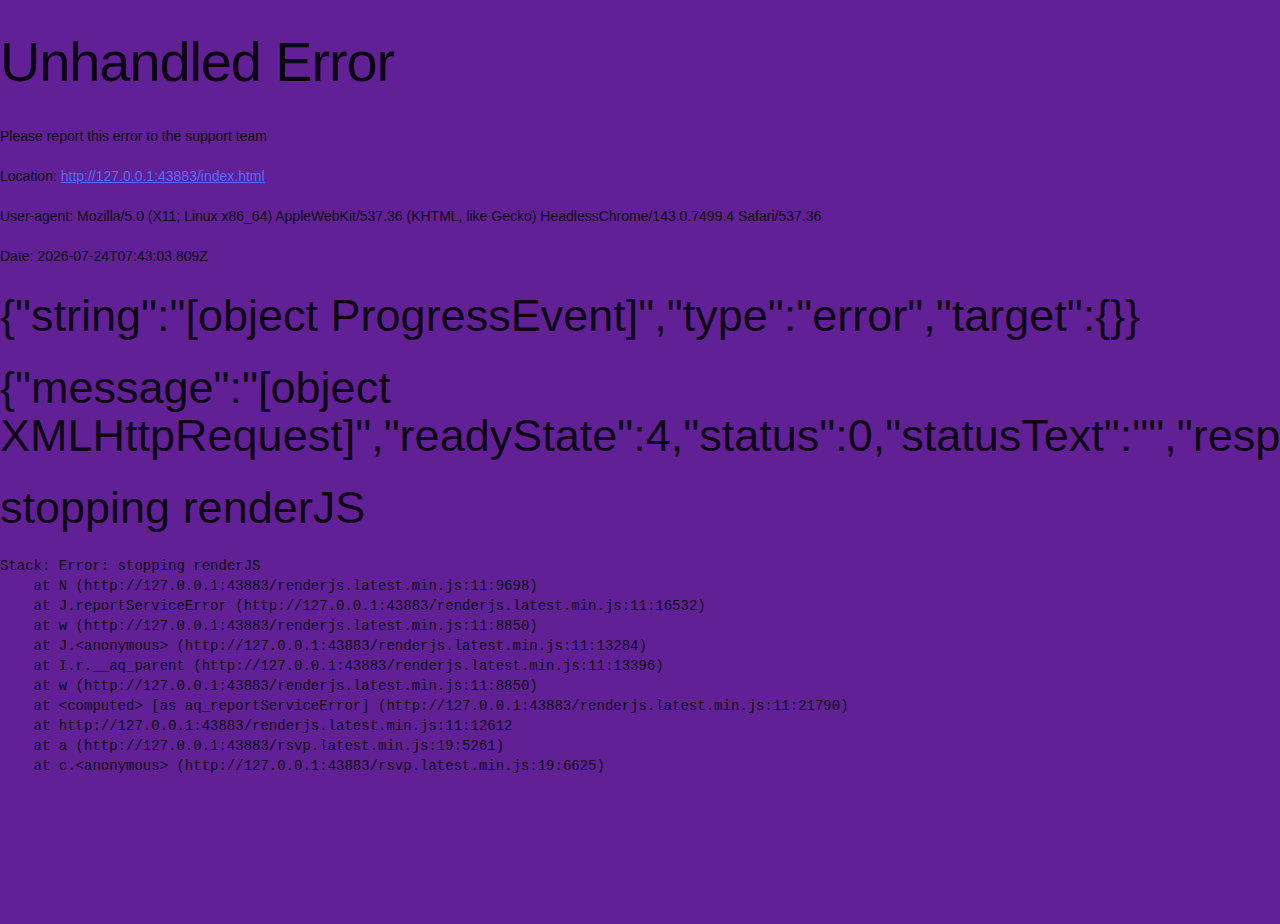
<file: index.html>
<!DOCTYPE html>
<html lang="fr">
  <head>
    <meta charset="utf-8">
    <meta name="viewport" content="width=device-width, initial-scale=1">
    <title>Volt | Candidature Citoyenne</title>

    <meta name="application-name" content="Volt Candidature Citoyenne">
    <meta name="description" content="Prêt pour un autre style de faire de la politique ? Dévenir candidate pour Volt France aux élections législatives 2022 !">
    <meta name="url" content="https://www.candidaturecitoyenne.fr/">
    <meta name="keywords" content="élections législatives 2022, candidat, citoyen, candidature, politique" />

    <meta property="og:type" content="website"/>
    <meta property="og:title" content="Volt Candidature Citoyenne">
    <meta property="og:site_name" content="Volt Candidature Citoyenne">
    <meta property="og:description" content="Prêt pour un autre style de faire de la politique ? Dévenir candidate pour Volt France aux élections législatives 2022 !">
    <meta property="og:url" content="https://www.candidaturecitoyenne.fr/">
    <meta property="og:locale" content="fr_fr">
    <meta property="og:image" content="img/FR-Graphic.Candidature.Citoyenne.Logo.1200x627.png" />
    <meta property="og:image:width" content="1200" />
    <meta property="og:image:height" content="627" />

    <meta name="twitter:card" content="summary"/>
    <meta name="twitter:title" content="Volt Candidature Citoyen">
    <meta name="twitter:description" content="Prêt pour un autre style de faire de la politique ? Dévenir candidate pour Volt France aux élections législatives 2022 !">
    <meta name="twitter:url" content="https://www.candidaturecitoyenne.fr/">
    <meta name="twitter:creator" content="@volt_france">
    <meta name="twitter:image" content="img/FR-Graphic.Candidature.Citoyenne.Logo.512x512.png" />

    <link rel="canonical" href="https://www.candidaturecitoyenne.fr/>
    <link rel="icon" href="img/favicon.ico">

    <style type="text/css">
      body {
        background: #612095;
      }
      .volt-seo-content * {
        text-color: #fff;
      }
      .volt-splash:before {
        width: 100%;
        position: absolute;
        background: #612095 url("img/FR-Graphic.Candidature.Citoyenne.Logo.512x512.png") no-repeat center center;
        top: 0;
        bottom: 0;
        left: 0;
        right: 0;
        display: block;
        height: 100%;
        overflow: hidden;
        z-index: 999999;
        content: "";
      }
      @media only screen and (max-width: 32em) {
        .volt-splash:before {
          background: #612095 url("img/FR-Graphic.Candidature.Citoyenne.Logo.256x256.png") no-repeat center center;
        }
      }
      .volt-seo-content * {
        color: #612095;
      }
      .volt-seo-content img {
        position: absolute !important;
      	height: 1px;
      	width: 1px;
      	overflow: hidden;
      	clip: rect(1px,1px,1px,1px);
      }
    </style>

    <script type="text/javascript" src="rsvp.latest.min.js"></script>
    <script type="text/javascript" src="renderjs.latest.min.js"></script>
    <script type="text/javascript" src="index.js"></script>
  </head>
  <body class="volt-splash volt-body">
    <div data-gadget-url="gadget_candidature.html"
      data-gadget-scope="candidature"
      data-gadget-sandbox="public">
      <div class="volt-seo-content">
        
      </div>
    </div>
  </body>
</html>



.
</file>
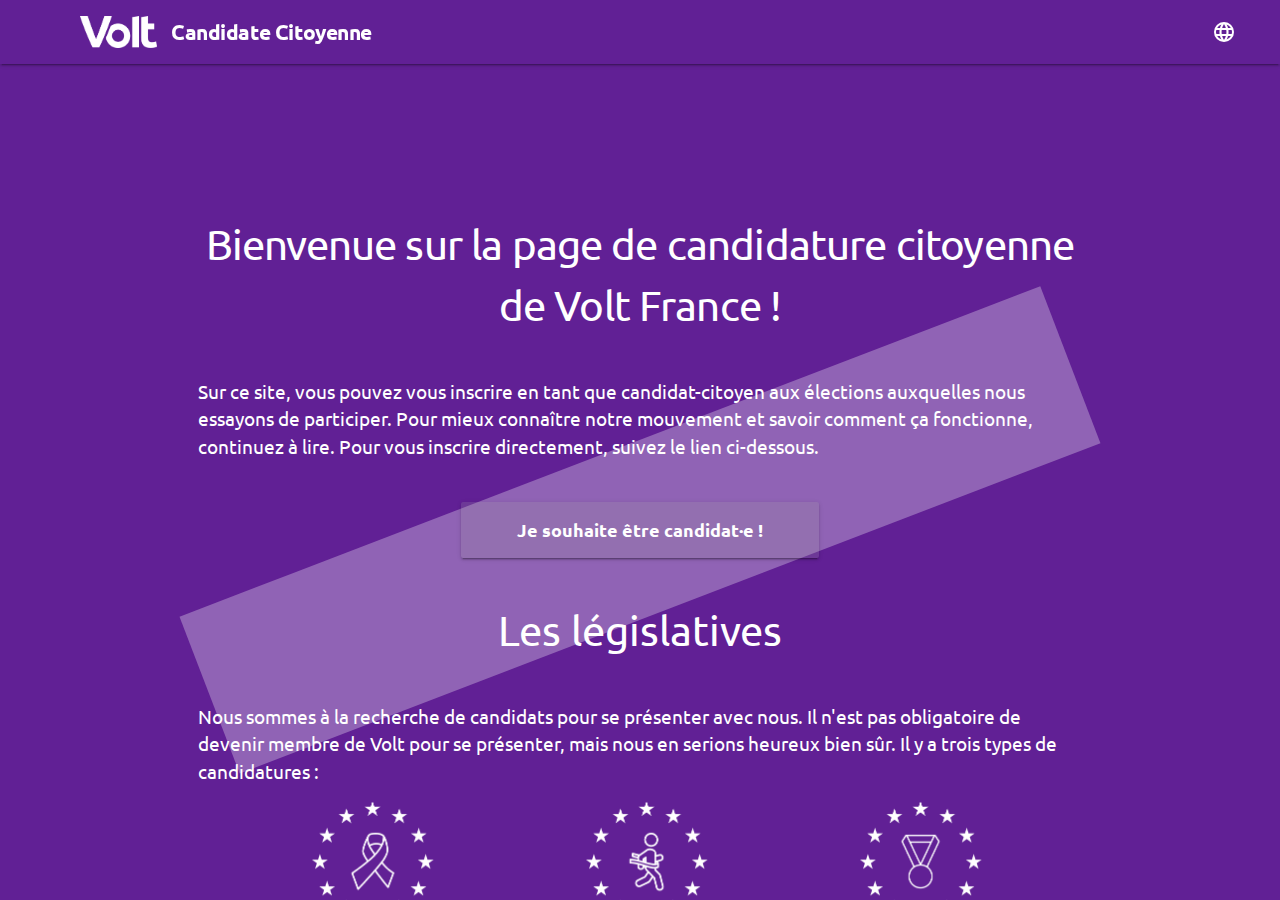
<file: gadget_candidature.html>
<!DOCTYPE html>
<html lang="en">
  <head>
    <meta charset="utf-8">
    <meta name="viewport" content="width=device-width, initial-scale=1">
    <title>Volt Canditature Citoyenne</title>

    <link rel="stylesheet" href="lib/material_design_lite.1.3.0.min.css" />
    <link rel="stylesheet" href="gadget_candidature.css" />

    <script src="lib/material_design_lite.1.3.0.min.js"></script>
    <script src="lib/youtube_iframe_api.min.js"></script>

    <script src="rsvp.latest.min.js"></script>
    <script src="renderjs.latest.min.js"></script>
    <script src="gadget_global.min.js"></script>
    <script src="gadget_candidature.js"></script>

</head>
  <body>

    <div class="volt-layout mdl-layout mdl-js-layout mdl-layout--fixed-header">
      <header class="volt-header mdl-layout__header">
        <div class="mdl-layout__header-row">
          <a href="https://www.voltfrance.org" class="volt-home-button" title="https://www.voltfrance.org">
            <img class="volt-home-icon" src="img/volt.min.png" alt="Volt France" />
          </a>
          <h1 class="volt-site-header" data-i18n="Citizen Candidate">Candidate Citoyenne</h1>
          <div class="mdl-layout-spacer"></div>

          <!--form name="frube-open-menu-->
          <button id="volt-open-menu" class="mdl-button mdl-js-button mdl-button--icon">
            <i class="material-icons">language</i>
          </button>
          <!--/form-->
          <ul class="mdl-menu mdl-menu--bottom-right mdl-js-menu" for="volt-open-menu">
            <li class="mdl-menu__item mdl-menu__item--full-bleed-divider volt-custom-menu-action">
              <i class="volt-lang volt-lang_en"></i>
              <form name="volt-select-language" class="volt-select-language">
                <input type="hidden" name="volt_language" value="en" />
                <button type="submit" class="mdl-button mdl-js-button" data-i18n="english"></button>
              </form>
            </li>
            <li class="mdl-menu__item mdl-menu__item--full-bleed-divider volt-custom-menu-action ">
              <i class="volt-lang volt-lang_fr"></i>
              <form name="volt-select-language" class="volt-select-language">
                <input type="hidden" name="volt_language" value="fr" />
                <button type="submit" class="mdl-button mdl-js-button" data-i18n="french"></button>
              </form>
            </li>
            <li class="mdl-menu__item mdl-menu__item--full-bleed-divider volt-custom-menu-action">
              <i class="volt-lang volt-lang_de"></i>
              <form name="volt-select-language" class="volt-select-language">
                <input type="hidden" name="volt_language" value="de" />
                <button type="submit" class="mdl-button mdl-js-button" data-i18n="german"></button>
              </form>
            </li>
          </ul>
        </div>
      </header>

      <main class="volt-page-content mdl-layout__content">
        <div class="volt-player-content">
          <div class="mdl-grid">
            <div class="volt-player-container mdl-cell mdl-cell--12-col">
              <div id="player"></div>
            </div>
          </div>
          <div class="mdl-grid">
            <div class="volt-content-container mdl-cell mdl-cell--12-col">
              <h1 class="volt-text volt-text-header" data-i18n="Welcome to the citizen">Bienvenue sur la page de candidature citoyenne de Volt France !</h1>
              <p class="volt-text" data-i18n="On this site">Sur ce site, vous pouvez vous inscrire en tant que candidat-citoyen aux élections auxquelles nous essayons de participer. Pour mieux connaître notre mouvement et savoir comment ça fonctionne, continuez à lire. Pour vous inscrire directement, suivez le lien ci-dessous.</p>
              <form name="volt-candidature"  class="volt-candidate-form">
                <button type="submit" class="volt-submit-button mdl-button mdl-js-button mdl-button--raised mdl-js-ripple-effect">
                  <span class="volt-text volt-submit-context" data-i18n="I want to be candidate">Je souhaite être candidat·e !</span>
                </button>              
              </form>

              <h2 class="volt-text volt-text-header" data-i18n="Elections">Les législatives</h2>
              <p class="volt-text" data-i18n="We are seeking candidates to run for us">Nous sommes à la recherche de candidats pour se présenter avec nous. Il n'est pas obligatoire de devenir membre de Volt pour se présenter, mais nous en serions heureux bien sûr. Il y a trois types de candidatures :</p>
              <ul class="volt-text-list volt-candidatures">
                <li class="volt-text-list-item">
                  <div class="volt-text-image-wrapper">
                    <img class="volt-text-image" src="img/FR-Graphics.Candidature.Symbolique.png" alt="Candidature « Pour l'Europe »" />
                  </div>
                  <h3 data-i18n="Symbolic Candidate" class="volt-text volt-text-itemheader volt-text-itemheader-double">Candidature symbolique « Pour l'Europe »</h3>
                  <p data-i18n="Help us to be visible" class="volt-text">Aidez-nous à être visibles avec une candidature symbolique. Pas besoin de faire campagne, mais nous aimerions coller des affiches et avoir des bulletins aux bureaux de vote.</p>
                </li>
                <li class="volt-text-list-item">
                  <div class="volt-text-image-wrapper">
                    <img class="volt-text-image" src="img/FR-Graphics.Candidature.Plus.1.png" alt="Candidature « Pour 1+% »" />
                  </div>
                  <h3 data-i18n="1+ Candidate" class="volt-text volt-text-itemheader volt-text-itemheader-double">Candidature « Plus 1% »</h3>
                  <p data-i18n="Help us to qualify" class="volt-text">Aidez-nous à nous qualifier pour le financement public qui exige un score de plus de 1% dans au moins 50 circonscriptions. Vous avez déjà une certaine expérience en matière de campagne et souhaitez l'utiliser pour être visible pendant les élections.</p>
                </li>
                <li class="volt-text-list-item">
                  <div class="volt-text-image-wrapper">
                    <img class="volt-text-image" src="img/FR-Graphics.Candidature.Pour.Gagner.png" alt="Candidature « Pour Gagner »" />
                  </div>
                  <h3 data-i18n="Winning Candidate" class="volt-text volt-text-itemheader volt-text-itemheader-double">Candidature « Pour Gagner »"</h3>
                  <p data-i18n="You belive you can win" class="volt-text">Vous pensez pouvoir gagner une circonscription et avez de l'expérience dans la mise en place d'une équipe de campagne et dans la gestion de votre campagne. Travaillons ensemble !</p>
                </li>
              </ul>
            </div>
          </div>
          <hr/>
          <div class="mdl-grid">
            <div class="volt-content-container mdl-cell mdl-cell--12-col">
              <ul class="volt-text volt-toc">
                <li><a class="volt-text-inline" href="#candidature" data-i18n="How does a candidature work?">Comment fonctionne une candidature ?</a></li>
                <li><a class="volt-text-inline" href="#what" data-i18n="What exactly is Volt">Volt, c'est quoi ?</a></li>
                <li><a class="volt-text-inline" href="#info" data-i18n="2. I need more info first">J'ai besoin d'un peu plus d'informations...</a></li>
                <li><a class="volt-text-inline" href="#programme" data-i18n="Do you already have a programme">Comment les programmes seront-ils élaborés ?</a></li>
                <li><a class="volt-text-inline" href="#candidate" data-i18n="How can I apply as candidate">Comment se porter candidat ?</a></li>
                <li><a class="volt-text-inline" href="#share" data-i18n="Spread the word">Faire passer le message</a></li>
              </ul>
            </div>
          </div>
          <hr/>
          <div class="mdl-grid">
            <div class="volt-content-container mdl-cell mdl-cell--12-col">
              <h2 id="candidature" class="volt-text volt-text-subheader" data-i18n="How does a candidature work?">Comment fonctionne une candidature ?</h2>
              <h3 class="volt-text volt-text-itemheader" data-i18n="Investiture by the CNI">Investiture par la CNI</h3>
              <p><span class="volt-text" data-i18n="After you submitted the form">Après avoir envoyé le formulaire, nous vous contacterons et préparerons un dossier. Nos candidat·e·s sont investi·e·s par notre Commission Nationale d'Investiture (CNI) composée du bureau, du conseil régional, des secrétaires généraux et des conseillers. La CNI se réunit toutes les deux semaines pour voter sur les candidat·e·s.</span><span class="volt-text" data-i18n="More information on candidatures on">Plus d'informations sur</span>&nbsp;<a href="https://www.voltfrance.org/elections/legislatives/candidater" target="_blank" class="volt-text" data-i18n="On our website">notre site web</a>.</p>              
              <h3 class="volt-text volt-text-itemheader" data-i18n="Preparations">Préparation de la campagne</h3>
              <p class="volt-text" data-i18n="We will look together">Nous rechercherons ensemble votre suppléant·e et le mandataire financier et préparerons les documents administratifs. Nous vous fournirons votre page web de candidat·e (photo, courte biographie, trois choses que vous aimeriez changer) et des visuels pour les affiches et les bulletins.</p>
              <h3 class="volt-text volt-text-itemheader" data-i18n="Fundraising">Collecte de fonds</h3>
              <p class="volt-text" data-i18n="We estimate costs of">Nous estimons les coûts à 500€ pour les candidatures symboliques (bulletins et affiches) et à au moins 2500€ pour les candidatures de campagne. Nous allons essayer de lever les fonds pour les candidatures symboliques (n'hésitez pas à nous aider, 330€ d'un don de 500€ sont déductibles des impôts) et aider les candidats en campagne dans leurs efforts de collecte de fonds.</p>              
              <h3 class="volt-text volt-text-itemheader" data-i18n="Campaigning">Faire campagne</h3>
              <p class="volt-text" data-i18n="Candidates who do actual">Les candidat·e·s qui font réellement campagne sont invité·e·s à demander des coachings et une aide à la communication. Nous fournirons également une analyse de la circonscription par bureau de vote et un guide du candidat avec toutes les informations et outils nécessaires pour planifier votre campagne.</p>
            </div>
          </div>
          <hr/>
          <div class="mdl-grid">
            <div class="volt-content-container mdl-cell mdl-cell--12-col">
              <h2 id="what" class="volt-text volt-text-subheader" data-i18n="What exactly is Volt">Volt, c'est quoi ?</h2>
              <p class="volt-text">
                <a class="volt-text-inline" href="https://www.voltfrance.org">Volt</a>&nbsp;
                <span data-i18n="is a political movement">a été créée le jour le vote pour le Brexit a été annoncé et depuis a grandi pour être présent dans plus de 30 pays européens avec des partis politiques établis dans quatorze entre eux. Nous sommes un mouvement de citoyens qui se portent volontaires pour travailler vers une façon de faire de la politique plus progressiste, plus participative et plus paneuropéenne - en mettant l'accent sur la redéfinition de ce que les principes écologiques, la solidarité et la démocratie devraient signifier au 21eme siècle.</span>
              </p>
              <!--div class="volt-silhouette-wrapper">
                <img src="img/FR-Graphic.Candidature.Citoyenne.Logo.256x256.png" class="volt-silhouette" data-i19n="Vote for your ideas" alt="Vote for your ideas">
                <h3 class="volt-text volt-text-subheader volt-header-call"><span class="volt-text" data-i18n="Ready to get engaged for">Prêt à se lancer dans un autre type de politique ?</span>&nbsp;<a class="volt-text volt-header-link" href="#apply" data-i18n="Become a candidate">Devenir candidat !</a></h3>
              </div-->
            </div>
          </div>
          <hr/>
          <div class="mdl-grid">
            <div class="volt-content-container mdl-cell mdl-cell--12-col">
              <h2 id="info" class="volt-text volt-text-subheader" data-i18n="2. I need more info first">Plus d'informations sur Volt</h2>
              <p class="volt-text" data-i18n="Our politics are guided">Nos politiques sont cadrées par le respect des valeurs suivantes :</p>
              <ul class="volt-text-list">
                <li class="volt-text-list-item">
                  <h3 data-i18n="Human Dignity" class="volt-text-logo-wrapper volt-text volt-text-itemheader">Dignité Humaine</h3>
                  <p data-i18n="We believe in the" class="volt-text">Nous croyons en l’inaltérable dignité de l’être humain. Ce respect et cette valorisation de chaque être humain est au coeur de notre conception politique. Nous croyons qu’aucun être humain n’est le même qu’un autre et que cette diversité enrichit notre société.</p>
                </li>
                <li class="volt-text-list-item">
                  <h3 data-i18n="Equal Opportunities" class="volt-text-logo-wrapper volt-text volt-text-itemheader">Égalité</h3>
                  <p class="volt-text" data-i18n="We believe in the right of">Nous croyons en le droit de chacun d’être capable de décider de son propre destin, quelles que soient leur origine ou leurs valeurs. Nous croyons que chaque être humain doit être en mesure de débloquer totalement leur potentiel selon leur propre définition, qui qu’ils soient. Nous croyons que chacun doit être capable de participer activement à la société.</p>
                </li>
                <li class="volt-text-list-item">
                  <h3 data-i18n="Justice" class="volt-text-logo-wrapper volt-text volt-text-itemheader">Justice</h3>
                  <p data-i18n="It is our understanding, that" class="volt-text">Par défaut, tout le monde est égal devant la loi, et les lois ne doivent pas viser des individus. Nous combattons toute forme de discrimination car nous pensons que chaque être humain doit être capable de dévoiler l’intégralité de son potentiel, peu importe qui ils sont. De plus, les citoyens doivent pouvoir croire en la fiabilité et en la justice de leur État.</p>
                </li>
                <li class="volt-text-list-item">
                  <h3 data-i18n="Liberty" class="volt-text-logo-wrapper volt-text volt-text-itemheader">Liberté</h3>
                  <p data-i18n="We believe that individuals" class="volt-text">Nous croyons que l’individu doit être libre de vivre sa liberté et d’exprimer sa personnalité, tant qu’elle n’empiète pas sur les droits d’un autre. La personne n’est pas seulement un citoyen, mais aussi un individu privé, qui doit être en mesure de vivre leur potentiel en dehors de la dimension politique. De plus, l’Etat doit toujours préférer informer les citoyens et leur permettre plutôt que les forcer.</p>
                </li>
                <li class="volt-text-list-item">
                  <h3 data-i18n="Solidarity" class="volt-text-logo-wrapper volt-text volt-text-itemheader">Solidarité</h3>
                  <p data-i18n="We are Europe and Europe is" class="volt-text">Nous sommes l'Europe et l'Europe est nous. Si nous comprenons que notre futur individuel est intrinsèquement lié à la destinée de tous les autres européens, nous pouvons pleinement comprendre que la solidarité est au fondement de notre société européenne. Nous croyons que la solidarité devrait guider nos actes individuels et collectifs, et par la même nos politiques. Aucun citoyen, aucune région, aucun pays ne doivent être laissés de côté.</p>
                </li>
                <li class="volt-text-list-item">
                  <h3 data-i18n="Sustainability" class="volt-text-logo-wrapper volt-text volt-text-itemheader">Soutenabilité</h3>
                  <p data-i18n="Our goal is to progress towards" class="volt-text">Notre objectif est de progresser vers un meilleur futur, ce qui explique pourquoi nous pensons que la soutenabilité est un élément-clé. Nos économies, notre comportement individuel, et l’administration de nos Etats doivent être construits durablement, en termes de nature, de finance, ou de n’importe quelles autres ressources communes.</p>
                </li>
              </ul>
              <p class="volt-text" data-i18n="... and we work on">... et nous travaillons au niveaux Européen, nationaux et locaux dans les cinq et un défis suivants:</p>
              <ul class="volt-text-list">
                <li class="volt-text-list-item">
                  <div class="volt-text-image-wrapper">
                    <img class="volt-text-image" src="img/EU-Graphics.Challenge.Smart.State.png" alt="L'État Intelligent" />
                  </div>
                  <h3 data-i18n="Smart State" class="volt-text volt-text-itemheader volt-text-itemheader-double">L'État Intelligent</h3>
                  <p data-i18n="The Smart State must adopt" class="volt-text">Les “États intelligents” doivent adopter de nouveaux outils pour gagner la confiance de leurs citoyens à travers une gouvernance responsable, transparente et efficace. Nous investirons dans notre futur commun, comprenant des systèmes d’éducation innovants, un système de santé de qualité. Ensemble, nous utiliserons la technologie pour une prospérité commune.</p>
                </li>
                <li class="volt-text-list-item">
                  <div class="volt-text-image-wrapper">
                    <img class="volt-text-image" src="img/EU-Graphics.Challenge.Economic.Renaissance.png" alt="La Renaissance Economique" />
                  </div>
                  <h3 data-i18n="Economic Renaissance" class="volt-text volt-text-itemheader volt-text-itemheader-double">La Renaissance Economique</h3>
                  <p data-i18n="The european economies" class="volt-text">Les économies européennes ont besoin de devenir le moteur du progrès de la société et permettre un niveau de vie décent pour chacun. Cela requiert des politiques pour réduire la bureaucratie, renforcer le marché du travail, raviver l’innovation dans nos économies, investir dans une productivité intelligente et durable et s’attaquer au chômage et créer un système social et fiscal européen plus unifié.</p>
                </li>
                <li class="volt-text-list-item">
                  <div class="volt-text-image-wrapper">
                    <img class="volt-text-image" src="img/EU-Graphics.Challenge.Social.Equality.png" alt="Égalité Sociale" />
                  </div>
                  <h3 data-i18n="Social Equality" class="volt-text volt-text-itemheader volt-text-itemheader-double">Égalité Sociale</h3>
                  <p data-i18n="The citizens and residents" class="volt-text">Les citoyens et résidents de l’Union européenne doivent se voir garantir des droits et opportunités égaux, et les droits de l’Homme doivent être respectés et appliqués ! Pour s’assurer de cela, nous souhaitons introduire des politiques s’attaquant à tous les types d’inégalités et de discriminations, réduisant la pauvreté et fournissant un accès aux besoin fondamentaux. Plus important encore, personne ne doit être laissé de côté ! </p>
                </li>
                <li class="volt-text-list-item">
                  <div class="volt-text-image-wrapper">
                    <img class="volt-text-image" src="img/EU-Graphics.Challenge.Global.Balance.png" alt="Équilibre global" />
                  </div>
                  <h3 data-i18n="Global Balance" class="volt-text volt-text-itemheader volt-text-itemheader-double">Équilibre global</h3>
                  <p data-i18n="Europe must assume responsibility" class="volt-text">L’Europe a besoin d’assumer la responsabilité pour son rôle dans les challenges globaux, en particulier ceux concernant le changement climatique, la sécurité alimentaire, la santé publique, la migration et les crise de réfugiés. Nous avons pour but de mener des actions afin d’éradiquer la pauvreté, générer des emplois, construire une économie circulaire, assurer un commerce juste, sécuriser des moyens de subsistance et construire des infrastructures pour un développement et une croissance durables.</p>
                </li>
                <li class="volt-text-list-item">
                  <div class="volt-text-image-wrapper">
                    <img class="volt-text-image" src="img/EU-Graphics.Challenge.Citizen.Empowerment.png" alt="Responsabilisation des citoyens" />
                  </div>
                  <h3 data-i18n="Citizen Empowerment" class="volt-text volt-text-itemheader volt-text-itemheader-double">Responsabilisation des citoyens</h3>
                  <p data-i18n="This challenge tries to adress means for citizens" class="volt-text">Ce challenge montre à quel point les citoyens peuvent avoir une influence plus directe sur leur gouvernement, quel genre d’informations les gouvernements devraient publier et comment les citoyens peuvent être informés de manière optimale afin de participer à la vie démocratique. Cela signifie que nous recherchons les meilleures pratiques de participation citoyenne, la transparence, des moyens de structurer les médias publics et la sauvegarde de notre vie privée.</p>
                </li>
                <li class="volt-text-list-item">
                  <div class="volt-text-image-wrapper">
                    <img class="volt-text-image" src="img/EU-Graphics.Challenge.Eu.Reform.png" alt="Réforme de l’UE" />
                  </div>
                  <h3 data-i18n="EU-Reform" class="volt-text volt-text-itemheader volt-text-itemheader-double">Réforme de l’UE</h3>
                  <p data-i18n="The European project" class="volt-text">Le projet européen a permis 70 ans de paix et de stabilité sur notre continent. Toutefois, l’UE a été secouée par des crises et la montée de l'euroscepticisme. Afin de nous baser sur ses réalisations précédentes, l’équipe de réforme de l’UE développe (1) des manières d’améliorer la gouvernance de l’UE en proposant une trajectoire des réformes institutionnelles claires vers une Union européenne fédérale, et (2) des propositions concrètes pour tous les domaines politiques.</p>
                </li>
              </ul>
            </div>
          </div>
          <hr/>
          <div class="mdl-grid">
            <div class="volt-content-container mdl-cell mdl-cell--12-col">
              <h2 id="programme" class="volt-text volt-text-subheader" data-i18n="Do you already have a programme">Comment les programmes seront-ils élaborés ?</h2>
              <p class="volt-text" data-i18n="Our approach is to">Notre approche est d'avoir un processus ouvert permettant la contribution de chacune et chacun. Ce procès est modéré par nos membres qui auront également le vote final sur l'ajout ou non d'une proposition à notre programme électoral.</p>
              <p class="volt-text" data-i18n="Everyone interested can develop">Toute personne intéressée peut élaborer et soumettre des propositions selon un format standard. Les propositions doivent :</p>
              <ol class="volt-text volt-toc">
                <li><b><span class="volt-text-inline" data-i18n="follow best-practice">suivre les bonnes pratiques,</span></b></li>
                <li><b><span class="volt-text-inline" data-i18n="be evidence-based where possible and">être fondés sur des preuves lorsque cela est possible et</span></b></li>
                <li><b><span class="volt-text-inline" data-i18n="be an in line with our core values and objectives">être en accord avec nos valeurs et objectifs fondamentaux.</span></b></li>
              </ol>    
              <p class="volt-text" data-i18n="Each proposal is evaluated">Chaque proposition est évaluée par l'équipe politique de Volt et une fois acceptée, elle passe par une phase d'élaboration et d'amendement avant d'être votée par les membres de Volt pour savoir si elle doit être adoptée à la majorité simple.</p>
              <p class="volt-text" data-i18n="If you are interested to contribute">Si vous êtes intéressé à contribuer à nos programmes électoraux, suivez les liens ci-dessus vers les pages régionales de Volt et à soumettre vos propositions.</p>
              <ul class="volt-text volt-toc">
                <li><a class="volt-text-inline" href="https://forms.gle/4bGvYj4dtryZmNm17" data-i18n="Submit a policy proposal" target="_blank"></a></li>
                <li><a class="volt-text-inline" href="https://www.voltfrance.org/programme" target="_blank" data-i18n="More info on our process">Plus d'informations sur notre processus politique</a></li>
              </ul>
            </div>
          </div>
          <hr/>
          <div class="mdl-grid">
            <div class="volt-content-container mdl-cell mdl-cell--12-col">
              <h2 id="candidate" data-i18n="How can I apply as candidate" class="volt-text volt-text-subheader">Comment se porter candidat ?</h2>
              <p class="volt-text" data-i18n="Simply follow the link">Il suffit de suivre le lien ci-dessous et de remplir le formulaire. Nous prendrons contact avec vous dans les plus brefs délais.</p>
              <form name="volt-candidature"  class="volt-candidate-form">
                <button type="submit" class="volt-submit-button mdl-button mdl-js-button mdl-button--raised mdl-js-ripple-effect">
                  <span class="volt-text volt-submit-context" data-i18n="I want to be candidate">Je souhaite être candidat !</span>
                </button>              
              </form>
            </div>
          </div>
          <hr/>
          <div class="mdl-grid">
            <div class="volt-content-container mdl-cell mdl-cell--12-col">
              <h2 id="share" data-i18n="Spread the word" class="volt-text volt-text-subheader">Faire passer le message</h2>
              <p class="volt-text" data-i18n="Know someone who might be interested">Spread the word, so others can apply, too:</p>
              
              <div class="volt-share-wrapper text-center pt-2 pb-2" id="share-button-section">
                <div class="pb-2 volt-share-align">
                  <a class="share-button btn" href="https://www.facebook.com/sharer/sharer.php?u=https%3A%2F%2Fwww.candidaturecitoyenne.fr%2F" target="facebookPopup" onclick="window.open(this.href, 'facebookPopup', 'left=40,top=40,height=320,width=500,toolbar=no,directories=no,status=no,menubar=no,scrollbars=yes,resizable=yes'); return false;">
                    <i class="fab fa-facebook-f" aria-hidden="true"></i>
                  </a>
                </div>
                <div class="pb-2 volt-share-align">
                  <a class="share-button btn" href="http://twitter.com/share?url=https%3A%2F%2Fwww.candidaturecitoyenne.fr%2F&amp;text=Prêt pour un autre style de faire de la politique ? Dévenir candidate pour Volt France aux élections régionales 2021 ! #Elections #regionales2021 #candidat #citoyen #candidature #politique" target="twitterPopup" onclick="window.open(this.href, 'twitterPopup', 'left=40,top=40,height=320,width=500,toolbar=no,directories=no,status=no,menubar=no,scrollbars=yes,resizable=yes'); return false;">
                    <i class="fab fa-twitter" aria-hidden="true"></i>
                  </a>
                </div>
                <div class="pb-2 volt-share-align">
                  <a class="share-button btn" href="whatsapp://send?text=https%3A%2F%2Fwww.candidaturecitoyenne.fr%2F" data-action="share/whatsapp/share" data-href="https://www.votelille.eu/" target="_blank">
                    <i class="fab fa-whatsapp" aria-hidden="true"></i>
                  </a>
                </div>
                <div class="pb-2 volt-share-align">
                  <a class="share-button btn" href="http://www.linkedin.com/shareArticle?mini=true&amp;url=https%3A%2F%2Fwww.candidaturecitoyenne.fr%2F" onclick="window.open(this.href,'left=40,top=40,height=320,width=500,toolbar=no,directories=no,status=no,menubar=no,scrollbars=yes,resizable=yes'); return false;">
                    <i class="fab fa-linkedin" aria-hidden="true"></i>
                  </a>
                </div>
                <div class="pb-2 volt-share-align">
                  <a class="share-button btn" href="mailto:?body=https://www.candidaturecitoyenne.fr/" target="_blank">
                    <i class="material-icons" aria-hidden="true">mail_outline</i>
                  </a>
                </div>
              </div>

            </div>
          </div>

          <div class="volt-newsreel">
            <h4 class="volt-footer__header volt-newsreel__header" data-i18n="In the news:">Volt dans les médias:</h4>
            <div class="volt-newsreel__content">
              <div class="volt-newsreel__item" id="slide-1">
                <a class="volt-newsreel__link" target="_blank" href="http://www.lefigaro.fr/politique/2019/04/03/01002-20190403ARTFIG00039-transnational-reformateur-volt-le-nouveau-parti-des-jeunes-pour-les-europeennes.php">
                  <img class="volt-newsreel__image" src="img/FR-Graphics.Newsreel.Logo.Figaro.svg" alt="Figaro" />
                </a>
              </div>
              <div class="volt-newsreel__item" id="slide-2">
                <a class="volt-newsreel__link" target="_blank" href="https://www.franceculture.fr/emissions/le-reportage-de-la-redaction/volt-europa-un-parti-transnational-qui-se-lance-dans-les-elections-europeennes">
                  <img class="volt-newsreel__image" src="img/FR-Graphics.Newsreel.Logo.France.Culture.svg" alt="France Culture" />
                </a>
              </div>
              <div class="volt-newsreel__item" id="slide-3">
                <a class="volt-newsreel__link" target="_blank" href="https://www.courrierinternational.com/article/europeennes-2019-volt-un-parti-neuf-de-jeunes-federalistes">
                  <img class="volt-newsreel__image" src="img/FR-Graphics.Newsreel.Logo.Courrier.International.svg" alt="Courrier International" />
                </a>
              </div>
            </div>
            <a class="volt-newsreel__pointer" href="#slide-1"></a>
            <a class="volt-newsreel__pointer" href="#slide-2"></a>
            <a class="volt-newsreel__pointer" href="#slide-3"></a>
          </div>
        </div>
        <footer class="volt-footer">
          <div class="volt-footer__top">
            <h4 class="volt-footer__header" data-i18n="Follow Us">Trouvez-nous sur</h4>
            <div class="volt-footer__floater">
              <!--a class="volt-footer__social-media-link" href="https://www.volteuropa.org" href=""><i class="material-icons">rss_feed</i></a-->
              <a class="volt-footer__social-media-link" href="https://www.facebook.com/VoltFR/"><i class="fab fa fa-facebook"></i></a>
              <a class="volt-footer__social-media-link" href="https://twitter.com/volt_france"><i class="fab fa fa-twitter"></i></a>
              <a class="volt-footer__social-media-link" href="https://www.instagram.com/volt_france/"><i class="fab fa fa-instagram"></i></a>
              <a class="volt-footer__social-media-link" href="https://www.linkedin.com/company/voltfrance"><i class="fab fa fa-linkedin"></i></a>
            </div>
          </div>
          <div class="volt-footer__bottom">
            <p class="volt-footer__bottom_content volt-credits">
              <span class="">© 2021 - Volt France</span>&nbsp;
              <span class="" data-i18n="© 2019 - Created by">© 2019 - Created by</span>&nbsp;
              <a class="volt-credits-link" href="https://www.voltfrance.org" title="Volt France | Redonnons confiance en la politique"><img class="volt-publisher" src="img/volt.min.png" alt="Volt France" /></a>
              <span class="">,</span>&nbsp;
              <span class="" data-i18n="hosted by">hosted by</span>&nbsp;
              <a class="volt-credits-link" href="https://github.com/VoltEuropa/">Github</a>
              <span class="">.</span>
              <span class="" data-i18n="Icon inspired by">Icon inspired by</span>&nbsp;
              <a class="volt-credits-link" href="https://thenounproject.com/search/?q=people%20man%20woman&i=707544">Gregor Cresnar</a>,<a class="volt-credits-link" href="https://thenounproject.com/search/?q=speaker&i=580684">Hare Krishna</a>, <a class="volt-credits-link" href="https://thenounproject.com/yunjeong.hong.98/">Yun Jeong Hong</a>, <a class="volt-credits-link" href="https://thenounproject.com/deasigner.jae/">Jae Deasigner</a>, <a class="volt-credits-link" href="https://thenounproject.com/imron46/">Cuputo</a>, <a class="volt-credits-link" href="https://thenounproject.com/iconproducer/">Iconic</a> &nbsp;
              <span class="" data-i18n="from">from</span>&nbsp;
              <a class="volt-credits-link" href="https://nounproject.com/" title="Nounproject">the Nounproject</a>
            </p>
          </div>
        </footer>
      </main>
    </div>

    <div data-gadget-url="gadget_jio.html"
      data-gadget-scope="volt_jio"
      data-gadget-sandbox="public">
    </div>

    <div data-gadget-url="gadget_jio.html"
      data-gadget-scope="tube_jio"
      data-gadget-sandbox="public">
    </div>

    <div data-gadget-url="gadget_jio.html"
      data-gadget-scope="setting_jio"
      data-gadget-sandbox="public">
    </div>

  </body>
</html>
</file>
<file: gadget_candidature.css>
/* ============================ FONTS ======================================= */
/* ---------------------- Material Design Icons ----------------------------- */
@font-face {
  font-family: 'Material Icons';
  font-style: normal;
  font-weight: 400;
  src: url(font/MaterialIcons-Regular.eot); /* For IE6-8 */
  src: local('Material Icons'),
       local('MaterialIcons-Regular'),
       url(font/MaterialIcons-Regular.woff2) format('woff2'),
       url(font/MaterialIcons-Regular.woff) format('woff'),
       url(font/MaterialIcons-Regular.ttf) format('truetype');
}

.material-icons {
  font-family: 'Material Icons';
  font-weight: normal;
  font-style: normal;
  font-size: 24px;  /* Preferred icon size */
  display: inline-block;
  line-height: 1;
  text-transform: none;
  letter-spacing: normal;
  word-wrap: normal;
  white-space: nowrap;
  direction: ltr;

  /* Support for all WebKit browsers. */
  -webkit-font-smoothing: antialiased;
  /* Support for Safari and Chrome. */
  text-rendering: optimizeLegibility;

  /* Support for Firefox. */
  -moz-osx-font-smoothing: grayscale;

  /* Support for IE. */
  font-feature-settings: 'liga';
}
/* -------------------------- Ubuntu Web Font ------------------------------- */
/* ubuntu-regular - latin */
@font-face {
  font-family: 'Ubuntu';
  font-style: normal;
  font-weight: 400;
  src: url('font/ubuntu-v12-latin-regular.eot'); /* IE9 Compat Modes */
  src: local('Ubuntu Regular'), local('Ubuntu-Regular'),
       url('font/ubuntu-v12-latin-regular.eot?#iefix') format('embedded-opentype'), /* IE6-IE8 */
       url('font/ubuntu-v12-latin-regular.woff2') format('woff2'), /* Super Modern Browsers */
       url('font/ubuntu-v12-latin-regular.woff') format('woff'), /* Modern Browsers */
       url('font/ubuntu-v12-latin-regular.ttf') format('truetype'), /* Safari, Android, iOS */
       url('font/ubuntu-v12-latin-regular.svg#Ubuntu') format('svg'); /* Legacy iOS */
}
/* ubuntu-700 - latin */
@font-face {
  font-family: 'Ubuntu';
  font-style: normal;
  font-weight: 700;
  src: url('font/ubuntu-v12-latin-700.eot'); /* IE9 Compat Modes */
  src: local('Ubuntu Bold'), local('Ubuntu-Bold'),
       url('font/ubuntu-v12-latin-700.eot?#iefix') format('embedded-opentype'), /* IE6-IE8 */
       url('font/ubuntu-v12-latin-700.woff2') format('woff2'), /* Super Modern Browsers */
       url('font/ubuntu-v12-latin-700.woff') format('woff'), /* Modern Browsers */
       url('font/ubuntu-v12-latin-700.ttf') format('truetype'), /* Safari, Android, iOS */
       url('font/ubuntu-v12-latin-700.svg#Ubuntu') format('svg'); /* Legacy iOS */
}
/* ----------------------- Fontawesome brands ------------------------------- */
/*! * Font Awesome Free 5.1.1 by @fontawesome - https://fontawesome.com * 
      License - https://fontawesome.com/license 
      (Icons: CC BY 4.0, Fonts: SIL OFL 1.1, Code: MIT License) */

@font-face {
  font-family: "Font Awesome 5 Brands";
  src: url('font/fa-brands-400.eot');
  src: url('font/fa-brands-400.eot?#iefix') format("embedded-opentype"),
       url('font/fa-brands-400.woff2') format("woff2"),
       url('font/fa-brands-400.woff') format("woff"),
       url('font/fa-brands-400.ttf') format("truetype");
  font-style: normal;
  font-weight: normal;
}

.fa,.fab,.fal,.far,.fas{
  -moz-osx-font-smoothing:grayscale;
  -webkit-font-smoothing:antialiased;
  display:inline-block;
  font-style:normal;
  font-variant:normal;
  text-rendering:auto;
  line-height:1
}
.fab {
  font-family:"Font Awesome 5 Brands"
}
.fa-facebook:before{
  content:"\f09a"
}
.fa-facebook-f:before{
  content:"\f39e"
}
.fa-twitter:before{
    content:"\f099"
}
.fa-twitter-square:before{
    content:"\f081"
}
.fa-instagram:before {
  content: "\f16d";
}
.fa-linkedin:before {
  content: "\f08c";
}
.fa-rss:before {
  content: "\f09e";
}
.fa-whatsapp:before {
  content: "\f232";
}
.fa-envelope:before {
    content: "\f0e0";
}


/* ============================= THEMEING =================================== */
.volt-body {
  height: 100%;
  background-color: #612095;
}
.volt-header {
  background-color: #612095;
}
.volt-page-content {
  background-color: #612095;
}
/* ============================= HEADER ====================================== */
.volt-home-button {
  margin-right: 1em;
}
.volt-home-icon {
  height: 32px;
  width: auto;
}
.volt-site-header {
  font-family: Ubuntu;
  margin: 0;
  padding: 0;
  text-align: center;
  font-size: 1.5em;
  font-weight: bold;
}
@media only screen and (max-width: 32em) {
  .volt-site-header {
    font-size: 1.25em;
  }
}
@media only screen and (max-width: 48em) {
  .mdl-layout__header-row {
    padding: 0 1em 0 1em;
  }
}
/* ========================== TRANSLATION =================================== */
/* https://www.flag-sprites.com/ select flags, check network tab for image */
.volt-select-language {
  margin-left: 1em;
}
.vote-select-language .mdl-menu__container {
  background: #fff;
}
.volt-lang {
  background: url(img/flags.min.png) no-repeat;
  position: absolute;
  width: 32px;
  height: 32px;
  top: .5em;
  left: .25em;
  display: block;
}

.volt-lang_en {
  background-position: -32px -64px;
}
.volt-lang_pl {
  background-position: -160px -128px;
}
.volt-lang_de {
  background-position: -64px -32px;
}
.volt-lang_fr {
  background-position: 0 -64px;
}
.volt-lang_it {
  background-position: 0 -96px;
}
.volt-lang_es {
  background-position: -160px -32px
}
.volt-lang_dk {
  background-position: -96px -32px;
}
/* ====================== PLAYER ============================================ */
.volt-player-container {
  margin: 4em auto 2em;
  max-width: 80%;
}
@media only screen and (max-width: 48em) {
  .volt-player-container {
    margin: 0 auto;
    max-width: none;
  }
}
/* ====================== Text Content ====================================== */
.volt-text {
  font-family: "Ubuntu";
  color: #ffffff;
  font-size: 1.35em;
  line-height: 1.45em;
}
@media only screen and (max-width: 48em) {
  .volt-text {
    font-size: 1.15em;
    line-height: 1.25em;
  }
}
.volt-text-inline {
  font-family: "Ubuntu";
  color: #ffffff;
  font-size: 1em;
}
.volt-text-header {
  font-size: 3em;
  text-align: center;
  margin-bottom: 1em;
  margin-top: 1em;
}
.volt-text-subheader {
  font-size: 2em;
  text-align: left;
  margin-bottom: 0.5em;
}
.volt-header-link {
  font-size: 2em;
  font-weight: bold;
}
.volt-header-emphasis {
  font-size: 2em;
  font-weight: bold;
}
@media only screen and (max-width: 48em) {
  .volt-text-header {
    font-size: 2em;
    margin-top: 2em;
  }
}
.volt-header-call {
  text-align: center;
  font-size: 1.5em;
}
.volt-content-container {
  max-width: 60%;
  margin: 0 auto;
}
@media only screen and (max-width: 80em) {
  .volt-content-container {
    max-width: 70%;
    margin: 0 auto;
  }
}
.volt-text-itemheader {
  font-size: 1.4em;
  text-align: center;
}
.volt-text-itemheader-double {
  height: 2.8em;
}
.volt-text-itemtext {
  font-size: .9em;
  line-height: 1em;
}
.volt-text-list-double {
  width: 100%;
  margin: 0;
  padding: 0;
}
.volt-text-list-double .volt-text-list-item {
  display: inline-block;
  /* width: 49%; */
  max-width: none;
  vertical-align: top;
}
.volt-text-list-double .volt-text-image {
  max-width: 20%;
}
@media only screen and (max-width: 48em) {
  .volt-text-list-double {
    display: block;
    width: 100%;
  }
  .volt-text-list-double .volt-text-list-item {
    display: block;
    width: 100%;
    max-width: none;
  }
  .volt-content-container {
    max-width: none;
    width: 100%;
    padding: 0 1em;
    -webkit-box-sizing: border-box;
    -moz-box-sizing: border-box;
    box-sizing: border-box;
  }
  .volt-text-itemheader-double {
    height: 1.4em;
    margin-bottom: 0;
  }
}
@media only screen and (max-width: 48em) {
    .volt-text-itemheader-double {
      height: 2.8em !important;
    }
}
.volt-enforce-line-height {
  line-height: 1.4em;
}
.volt-text-logo-wrapper {
  text-align: center;
  margin-top: 2.5em;
  height: 4em;
  color: #612095;
}
@media only screen and (max-width: 32em) {
  .volt-text-logo-wrapper {
    padding-top: .5em;  
  }
  .volt-text-itemheader-double {
    height: 1.4em;
  }
}
.volt-text-logo {
  width: 6em;
}
.volt-text-logo.too-small {
  width: 8em;
  margin-top: -1em;
}
.volt-text-logo.too-big {
  width: 4em;
  margin-top: 2em;
}
.volt-text-logo-wrapper:after {
  content: "";
  position: absolute;
  background-color: rgba(255, 255, 255, .7);
  width: 70%;
  height: 5em;
  top: 2em;
  left: 15%;
  right: 15%;
  -webkit-clip-path: polygon(0 25%, 100% 25%, 100% 75%, 0 75%);
  clip-path: polygon(0 25%, 100% 25%, 100% 75%, 0 75%);
  -webkit-transform: rotate(-21deg);
  -moz-transform: rotate(-21deg);
  -ms-transform: rotate(-21deg);
  -o-transform: rotate(-21deg);
  transform: rotate(-21deg);
  z-index: -1;
}
.volt-text-logo-wrapper:before {
  content: "";
  position: absolute;
  background-color: rgba(255, 255, 255, .7);
  width: 70%;
  height: 5em;
  top: 0em;
  left: 15%;
  right: 15%;
  -webkit-clip-path: polygon(0 25%, 100% 25%, 100% 75%, 0 75%);
  clip-path: polygon(0 25%, 100% 25%, 100% 75%, 0 75%);
  -webkit-transform: rotate(-21deg);
  -moz-transform: rotate(-21deg);
  -ms-transform: rotate(-21deg);
  -o-transform: rotate(-21deg);
  transform: rotate(-21deg);
  z-index: -1;
}
@media only screen and (max-width: 48em) {
  .volt-text-logo-wrapper:after {
    top: -2em;
    background-color: rgba(255, 255, 255, .3);  
  }
  .volt-text-logo-wrapper:before {
    top: -1em;
    background-color: rgba(255, 255, 255, .3);
  }
  .volt-text-logo-wrapper {
    color: #ffffff;
    height: auto;
  }
}
.volt-text-list {
  nargin: 0;
  paddding: 0;
}
.volt-emphasis {
  font-weight: bold;
  font-size: 1.5em;
}
.volt-center {
  text-align: center;
}
.volt-text-list-item {
  display: inline-block;
  max-width: 32%;
  position: relative;
  vertical-align: top;
}
@media only screen and (max-width: 64em) {
  .volt-text-list-item {
    max-width: 49%;
  }
}
@media only screen and (max-width: 48em) {
  .volt-text-list-item {
    display: block;
    width: 100%;
    max-width: none;
  }  
}
.volt-text-image-wrapper {
  text-align: center;
}
.volt-text-image {
  max-width: 45%;
}
.volt-text-image-wrapper ~ .volt-text-itemheader {
  margin-top: 0;
  margin-bottom: 0;
}
.volt-silhouette-wrapper {
  text-align: center;
}
@media only screen and (max-width: 48em) {
  .volt-silhouette {
    max-width: 100%;
  }
  .volt-text-list {
    margin: 0;
    padding: 0;
  }
  .volt-text-image {
   max-width: 15%;
  }
}
.volt-child-list {
  margin: 1em 0 1em;
}

.volt-candidate-form {
  margin-top: 2em;
  margin-bottom: 2em;
  text-align: center;
}
.volt-candidate-form:before {
  content: "";
  position: absolute;
  width: 72%;
  height: 12em;
  background-color: #b19cd9;
  background-color: rgba(255, 255, 255, .3);
  -webkit-transform: rotate(-21deg);
  -moz-transform: rotate(-21deg);
  -ms-transform: rotate(-21deg);
  -o-transform: rotate(-21deg);
  transform: rotate(-21deg);
  pointer-events: none;
  margin: 0 auto;
  left: 0;
  right: 0;
  margin-top: -3em;
}
@media only screen and (max-width: 48em) {
  .volt-candidate-form:before {
    height: 12em;
  }
}
.volt-candidate-form-wrapper {
  text-align: center;
  padding-top: 2em;
}
.volt-candidate-form-wrapper .mdl-checkbox {
  text-align: left;
}
.mdl-checkbox.is-checked .mdl-checkbox__box-outline {
  border: 2px solid #ffffff;
}
.mdl-checkbox.is-checked .mdl-checkbox__tick-outline {
  background-color: #ffffff;
}
.mdl-checkbox__ripple-container .mdl-ripple {
  background: #ffffff;
}
.vote-override-label,
.mdl-textfield.is-focused .vote-override-label {
  color: #ffffff;
}
.mdl-textfield__input,
.mdl-textfield--floating-label.is-dirty .mdl-textfield__label {
  color: #ffffff;
}
.mdl-textfield--floating-label.is-invalid .mdl-textfield__input:required + .mdl-textfield__label {
  color: #ffffff;
  font-size: 1em;
}
.mdl-textfield.is-invalid .mdl-textfield__input:required {
  border-color: #ffffff;
}
.mdl-checkbox.is-upgraded .mdl-checkbox__input {
  -webkit-appearance: checkbox !important;
  width: auto;
  height: auto;
  left: 2px;
  top: 5px;
}
.volt-submit-button {
  text-decoration: none;
  margin-top: 1em;
  text-transform: none;
  height: 4em;
  line-height: 1.5em;
  padding: 0 4em;
}
.volt-submit-button .volt-submit-context {
  font-weight: bold;
  font-size: 1.25em;
  display: block;
}
.volt-submit-button .volt-submit-addon {
  font-size: .9em;
}
@media only screen and (max-width: 32em) {
  .volt-checkbox-expander-l {
    height: 4em;
  }
  .volt-checkbox-expander-xl {
    height: 6em;
  }
}
.volt-share-wrapper {
  text-align: center;
  margin: 0 auto 2em;
}
.volt-share-button {
  color: #fff;
  font-size: 1.5em;
}
.volt-share-align {
  display: inline-block;
  vertical-align: middle;
}
.volt-share-button {
  color: #2C4251;
  font-size: 1.5em;
}
.volt-share-align {
  padding-top: 1em;
  font-size: 1.5em;
  margin: .5em 1em;
  display: inline-block;
  vertical-align: middle;
}
.volt-share-align .btn {
  color: #ffffff;
}
/* ================================== Icon List ============================= */
.volt-icon-list {
  list-style: none;
  margin: 3em auto;
  padding: 0;
}
.volt-icon-list-item {
  display: inline-block;
  height: 4em;
  text-align: center;
  padding: 0 1em;
  -webkit-box-sizing: border-box;
  -moz-box-sizing: border-box;
  box-sizing: border-box;
}
@media only screen and (max-width: 32em) {
  .volt-icon-list-item {
    display: block;
    padding: 0;
    margin: 2em auto 1em;
    height: 8em;
    width: 100%;
  }
}
.volt-icon-list-link {
  color: #ffffff;
}
.volt-icon-list-image {
  width: auto;
}
/* ============================== SVG Container ============================= */
.svg-container {
  width: 100%;
}
.svg-container svg {
  width: inherit;
  height: auto;
}
/* ================================== Footer ================================ */
.volt-footer {
  padding: 1em 0;
  background-color: #FCFCFC;
  padding-bottom: 0;
}
.volt-credits {
  font-family: 'Ubuntu';
  font-size: .9em;
  display: block;
  margin: 0 auto;
  text-align: center;
  color: #612095;
}
.volt-credits-link {
  color: #ffffff;
}
.volt-publisher {
  max-width: 3em;
  margin-top: -5px;
}
.volt-footer {
  position: relative;
  box-shadow: 0 1px 5px 0 rgba(0,0,0,.12), 0 1px 5px -2px rgba(0,0,0,.12), 0 0 4px 0 rgba(0,0,0,.12);
}
.volt-footer__top,
.volt-footer__bottom,
.volt-footer .volt-footer__header, 
.volt-footer .volt-navbar__header {
  font-family: 'Ubuntu';
}
.volt-footer .volt-navbar__header {
  font-weight: 700;
}
.volt-footer__top {
  background-color: #FCFCFC;
}
.volt-footer__bottom {
  background-color: #612095;
}
.volt-footer__header {
  border-bottom: 1px solid #612095;
  line-height: 1.75em;
  color: #612095;
}
.volt-footer__content {
  width: 100%;
}
.volt-footer__content-menu {
  display: inline-block;
  vertical-align: top;
  width: 19.4%;
}
.volt-footer .volt-footer__navbar {
  display: inline-block;
  vertical-align: top;
  margin-right: 3em;
  min-height: 12em;
}
@media (max-width: 72em) {
  .volt-footer__content-menu {
    font-size: .8em;
  }
}
@media (max-width: 54em) {
  .volt-navbar__item {
    font-size: 1em;
  }
}

@media (max-width: 54em) {
  .volt-footer__content-menu {
    font-size: 1em;
    width: 100%;
    display: block;
  }
  .volt-footer .volt-footer__navbar {
    display: block;
    margin: 0;
    min-height: auto;
  }
}
.volt-footer__top {
  width: 100%;
  padding: .5em 15% 1em 15%;
  -webkit-box-sizing: border-box;
  -moz-box-sizing: border-box;
  box-sizing: border-box;
}
.volt-footer .volt-navbar {
  display: inline-block;
  vertical-align: top;
}
.volt-footer__top .volt-navbar__header {
  color: #191923;
  margin-top: .5em;
  font-size: 1.5em;
}
.volt-footer__top .volt-navbar__list {
  list-style: none;
  padding: 0;
}
.volt-footer__top .volt-navbar__link {
  text-decoration: none;
  color: #191923;
  font-size: 1.25em;
}
.volt-footer__top .volt-navbar__link:hover {
  color: #6c6c73;
  color: rgba(97, 32, 149, .3);
}
.volt-footer__top .volt-navbar__item {
  padding: .1em 0;
}
.volt-footer__top-header:after {
  content: "";
  border: 1px solid rgba(235, 215, 202, .35);
  width: 100%;
  display: block;
  margin-top: -2px;
  font-size: 2em;
}
.volt-footer__bottom {
  width: 100%;
  -webkit-box-sizing: border-box;
  -moz-box-sizing: border-box;
  box-sizing: border-box;
  padding: 1em 16% 0 16%;
  text-align: center;
}
@media (max-width: 54em) {
  .volt-footer__top {
    padding: 1em 2em 1em;
  }
  .volt-footer__bottom {
    padding: auto 1em;
  }
}
.volt-footer__bottom_content {
  margin: 0;
  padding: .5em 0;
  text-align: center;
  color: #ffffff;
}
.volt-footer__floater {
  float: right;
  margin-top: -3em;
}
.volt-footer__social-media-link {
  font-size: 1.5em;
  margin: 0 .25em;
  text-decoration: none;
  color: #612095;
  position: relative;
  top: -.1em;
}
.volt-footer__social-media-link:hover {
  opacity: 1;
  color: #6c6c73;
  color: rgba(97, 32, 149, .3);
}
.volt-footer__social-media-link .material-icons {
  line-height: 21px;
  vertical-align: text-bottom;
}
@media (max-width: 32em) {
  .volt-footer__top,
  .volt-footer__bottom {
    padding: 0;
  }
  .volt-footer__header {
    text-align: center;
    border: 0 none;
    padding: .5em 0;
    margin: 0;
  }
  .volt-footer__content-menu .volt-navbar {
    width: 100%;
  }
  .volt-footer__content-menu .volt-navbar__item {
    padding: .5em 1.5em .5em 1em;
    border-top: 1px solid #191923;
  }
  .volt-footer__content-menu .volt-navbar__item:after {
    font-family: 'Material Icons';
    /* https://github.com/google/material-design-icons/blob/master/iconfont/codepoints */
    content: "chevron_right";
    -webkit-font-feature-settings: 'liga' 1;
    -moz-font-feature-settings: 'liga' 1;
    font-feature-settings: 'liga' 1;
    position: absolute;
    right: .25em;
    font-size: 1.5em;
  }
  .volt-footer__content-menu .volt-navbar__item:last-child {
    border-bottom: 1px solid #191923;
  }
  .volt-footer__top .volt-navbar__header {
    font-size: 1.25em;
    padding: 0 .75em;
    margin-top: 0;
    text-align: center;
  }
  .volt-footer__floater {
    float: none;
    margin: 0;
    text-align: center;
    padding-bottom: 1em;
  }
  .volt-footer__top .volt-navbar__item:before {
    content: "";
    position: absolute;
    height: 1px;
    border-top: 1px solid #191923;
    left: 0;
    right: 0;
    margin-top: -7px;
    opacity: .1;
  }
  .volt-footer__content-menu .volt-navbar__item:last-child:before {
    border-bottom: 1px solid #191923;
    height: 39px;
  }
  .volt-footer__top .volt-navbar__item:hover,
  .volt-footer__top .volt-navbar__item:focus {
    background: #FCFCFC;
    background: rgba(97, 32, 149, .1);
  }
}
.volt-action__banner-calendar {
  position: absolute;
  width: 24em;
  right: 0;
  bottom: 0;
  pointer-events: none;
}
/* overrides for the calendar-banner */
@media (max-width: 54em) {
  .volt-footer__floater {
    margin-top: -3.2em;
    padding-right: 34%;
    padding-right: 28vh;
  }
  .volt-action__banner-calendar {
    width: 20em;
  }
}
@media (max-width: 32em) {
  .volt-action__banner-calendar {
    width: 14em;
  }
  .volt-footer__floater {
    float: none;
    margin-top: 0;
    text-align: left;
    padding-left: .5em;
    padding-right: 0;
  }
  .volt-footer__header {
    text-align: left;
    padding-left: .5em;
  }
  .volt-footer__bottom_content {
    text-align: left;
    padding-left: .75em;
  }
}
/* =========================== Newsreel ===================================== */
.volt-newsreel__header {  
  text-align: left;
  margin-bottom: 1em;
  margin-top: 0;
  font-family: Ubuntu;
}
.volt-newsreel {
  position: relative;
  padding: 2em 15% 2em;
  -webkit-box-sizing: border-box;
  -moz-box-sizing: border-box;
  box-sizing: border-box;
  background-color: #ffffff;
  box-shadow: 0 1px 5px 0 rgba(0,0,0,.12), 0 1px 5px -2px rgba(0,0,0,.12), 0 0 4px 0 rgba(0,0,0,.12);
  transition-duration: .2s;
  transition-timing-function: cubic-bezier(.4,0,.2,1);
  transition-property: max-height,box-shadow;
  width: 100%;
  text-align: center;
  overflow: hidden;
}
@media (min-width: 54em) {
  .volt-newsreel {
    padding: 2em 15% 2em;
    -webkit-box-sizing: border-box;
    -moz-box-sizing: border-box;
    box-sizing: border-box;
  }
  .volt-newsreel__content {
    width: 100%;
    margin: 0 auto;
  }
  .volt-newsreel__item {
    display: inline-block;
    vertical-align: top;
    margin-bottom: 1em;
  }
  .volt-newsreel__item .volt-newsreel__image {
    max-width: 16em;
  }
  .volt-newsreel__item:nth-child(1):nth-last-child(1) {
    width: 99%;
  }
  .volt-newsreel__item:first-child:nth-last-child(2),
  .volt-newsreel__item:first-child:nth-last-child(2) ~  .volt-newsreel__item {
    width: 49%;
  }
  .volt-newsreel__item:first-child:nth-last-child(3),
  .volt-newsreel__item:first-child:nth-last-child(3) ~  .volt-newsreel__item {
    width: 32%;
  }
  .volt-newsreel__item:first-child:nth-last-child(4),
  .volt-newsreel__item:first-child:nth-last-child(4) ~  .volt-newsreel__item {
    width: 24%;
  }
  .volt-newsreel__item:first-child:nth-last-child(5),
  .volt-newsreel__item:first-child:nth-last-child(5) ~  .volt-newsreel__item {
    width: 19%;
  }
}
@media (max-width: 48em) {
  .volt-newsreel {
    padding: 2em 6% 2em;
  }
  .volt-newsreel__content {
    display: flex;
    overflow-x: auto;
    scroll-behavior: smooth;
    -webkit-overflow-scrolling: touch;
    scroll-snap-points-x: repeat(100%);
    scroll-snap-type: mandatory;
  }
  .volt-newsreel__content::-webkit-scrollbar {
    width: .6em;
    height: .6em;
  }
  /*
  .volt-newsreel__content::-webkit-scrollbar-thumb {
    background: rgba(97, 32, 149, .1);
  }
  .volt-newsreel__content::-webkit-scrollbar-track {
    background: transparent;
  }
  */
  .volt-newsreel__content > .volt-newsreel__item {
    flex-shrink: 0;
    width: 100%;
    height: 100%;
    min-height: 8em;
    transform-origin: center center;
    transform: scale(1);
    transition: transform 0.5s;
    position: relative;
    
    display: flex;
    justify-content: center;
    align-items: center;
  }
  .volt-newsreel__content .volt-newsreel__image {
    object-fit: cover;
    position: absolute;
    top: 0;
    left: 0;
    width: 90%;
    padding: 0 5%;
    height: 100%;
  }
  .volt-newsreel > .volt-newsreel__pointer {
    display: inline-flex;
    width: 1.5rem;
    height: 1.5rem;
    background: rgba(97, 32, 149, .1);
    text-decoration: none;
    align-items: center;
    justify-content: center;
    border-radius: 50%;
    margin: 0 .25rem 0.5rem;
    position: relative;
  }
  .volt-newsreel > .volt-newsreel__pointer:active {
    top: 1px;
    background: #612095;
  }
  .volt-newsreel > .volt-newsreel__pointer:focus {
    background: #612095;
  }
}

@media (max-width: 32em) {
  .volt-newsreel__content .volt-newsreel__image {
    object-fit: contain;
  }
  .volt-newsreel {
    padding-left: 0;
    padding-right: 0;
  }
  .volt-newsreel__content > .volt-newsreel__item {
    width: 100%;
  }
}
/* Don't need button navigation */
@supports (scroll-snap-type) {
  .volt-newsreel > .volt-newsreel__pointer {
    display: none;
  }
}

hr {
    width: 50%;
    margin: 0 auto;
    background: #ffffff;
}
.volt-candidatures h3 {
  font-weight: bold;
  margin-bottom: 1em;
}
.volt-candidatures .volt-text-image {
  padding-bottom: 1em;
}
</file>
<file: lib/material_design_lite.1.3.0.min.css>
/* 2018-02-20 https://code.getmdl.io/1.3.0/material.red-indigo.min.css */
/**
 * material-design-lite - Material Design Components in CSS, JS and HTML
 * @version v1.3.0
 * @license Apache-2.0
 * @copyright 2015 Google, Inc.
 * @link https://github.com/google/material-design-lite
 */
@charset "UTF-8";html{color:rgba(0,0,0,.87)}::-moz-selection{background:#b3d4fc;text-shadow:none}::selection{background:#b3d4fc;text-shadow:none}hr{display:block;height:1px;border:0;border-top:1px solid #ccc;margin:1em 0;padding:0}audio,canvas,iframe,img,svg,video{vertical-align:middle}fieldset{border:0;margin:0;padding:0}textarea{resize:vertical}.browserupgrade{margin:.2em 0;background:#ccc;color:#000;padding:.2em 0}.hidden{display:none!important}.visuallyhidden{border:0;clip:rect(0 0 0 0);height:1px;margin:-1px;overflow:hidden;padding:0;position:absolute;width:1px}.visuallyhidden.focusable:active,.visuallyhidden.focusable:focus{clip:auto;height:auto;margin:0;overflow:visible;position:static;width:auto}.invisible{visibility:hidden}.clearfix:before,.clearfix:after{content:" ";display:table}.clearfix:after{clear:both}@media print{*,*:before,*:after,*:first-letter{background:transparent!important;color:#000!important;box-shadow:none!important}a,a:visited{text-decoration:underline}a[href]:after{content:" (" attr(href)")"}abbr[title]:after{content:" (" attr(title)")"}a[href^="#"]:after,a[href^="javascript:"]:after{content:""}pre,blockquote{border:1px solid #999;page-break-inside:avoid}thead{display:table-header-group}tr,img{page-break-inside:avoid}img{max-width:100%!important}p,h2,h3{orphans:3;widows:3}h2,h3{page-break-after:avoid}}a,.mdl-accordion,.mdl-button,.mdl-card,.mdl-checkbox,.mdl-dropdown-menu,.mdl-icon-toggle,.mdl-item,.mdl-radio,.mdl-slider,.mdl-switch,.mdl-tabs__tab{-webkit-tap-highlight-color:transparent;-webkit-tap-highlight-color:rgba(255,255,255,0)}html{width:100%;height:100%;-ms-touch-action:manipulation;touch-action:manipulation}body{width:100%;min-height:100%}main{display:block}*[hidden]{display:none!important}html,body{font-family:"Helvetica","Arial",sans-serif;font-size:14px;font-weight:400;line-height:20px}h1,h2,h3,h4,h5,h6,p{padding:0}h1 small,h2 small,h3 small,h4 small,h5 small,h6 small{font-family:"Roboto","Helvetica","Arial",sans-serif;font-weight:400;line-height:1.35;letter-spacing:-.02em;opacity:.54;font-size:.6em}h1{font-size:56px;line-height:1.35;letter-spacing:-.02em;margin:24px 0}h1,h2{font-family:"Roboto","Helvetica","Arial",sans-serif;font-weight:400}h2{font-size:45px;line-height:48px}h2,h3{margin:24px 0}h3{font-size:34px;line-height:40px}h3,h4{font-family:"Roboto","Helvetica","Arial",sans-serif;font-weight:400}h4{font-size:24px;line-height:32px;-moz-osx-font-smoothing:grayscale;margin:24px 0 16px}h5{font-size:20px;font-weight:500;line-height:1;letter-spacing:.02em}h5,h6{font-family:"Roboto","Helvetica","Arial",sans-serif;margin:24px 0 16px}h6{font-size:16px;letter-spacing:.04em}h6,p{font-weight:400;line-height:24px}p{font-size:14px;letter-spacing:0;margin:0 0 16px}a{color:rgb(83,109,254);font-weight:500}blockquote{font-family:"Roboto","Helvetica","Arial",sans-serif;position:relative;font-size:24px;font-weight:300;font-style:italic;line-height:1.35;letter-spacing:.08em}blockquote:before{position:absolute;left:-.5em;content:'“'}blockquote:after{content:'”';margin-left:-.05em}mark{background-color:#f4ff81}dt{font-weight:700}address{font-size:12px;line-height:1;font-style:normal}address,ul,ol{font-weight:400;letter-spacing:0}ul,ol{font-size:14px;line-height:24px}.mdl-typography--display-4,.mdl-typography--display-4-color-contrast{font-family:"Roboto","Helvetica","Arial",sans-serif;font-size:112px;font-weight:300;line-height:1;letter-spacing:-.04em}.mdl-typography--display-4-color-contrast{opacity:.54}.mdl-typography--display-3,.mdl-typography--display-3-color-contrast{font-family:"Roboto","Helvetica","Arial",sans-serif;font-size:56px;font-weight:400;line-height:1.35;letter-spacing:-.02em}.mdl-typography--display-3-color-contrast{opacity:.54}.mdl-typography--display-2,.mdl-typography--display-2-color-contrast{font-family:"Roboto","Helvetica","Arial",sans-serif;font-size:45px;font-weight:400;line-height:48px}.mdl-typography--display-2-color-contrast{opacity:.54}.mdl-typography--display-1,.mdl-typography--display-1-color-contrast{font-family:"Roboto","Helvetica","Arial",sans-serif;font-size:34px;font-weight:400;line-height:40px}.mdl-typography--display-1-color-contrast{opacity:.54}.mdl-typography--headline,.mdl-typography--headline-color-contrast{font-family:"Roboto","Helvetica","Arial",sans-serif;font-size:24px;font-weight:400;line-height:32px;-moz-osx-font-smoothing:grayscale}.mdl-typography--headline-color-contrast{opacity:.87}.mdl-typography--title,.mdl-typography--title-color-contrast{font-family:"Roboto","Helvetica","Arial",sans-serif;font-size:20px;font-weight:500;line-height:1;letter-spacing:.02em}.mdl-typography--title-color-contrast{opacity:.87}.mdl-typography--subhead,.mdl-typography--subhead-color-contrast{font-family:"Roboto","Helvetica","Arial",sans-serif;font-size:16px;font-weight:400;line-height:24px;letter-spacing:.04em}.mdl-typography--subhead-color-contrast{opacity:.87}.mdl-typography--body-2,.mdl-typography--body-2-color-contrast{font-size:14px;font-weight:700;line-height:24px;letter-spacing:0}.mdl-typography--body-2-color-contrast{opacity:.87}.mdl-typography--body-1,.mdl-typography--body-1-color-contrast{font-size:14px;font-weight:400;line-height:24px;letter-spacing:0}.mdl-typography--body-1-color-contrast{opacity:.87}.mdl-typography--body-2-force-preferred-font,.mdl-typography--body-2-force-preferred-font-color-contrast{font-family:"Roboto","Helvetica","Arial",sans-serif;font-size:14px;font-weight:500;line-height:24px;letter-spacing:0}.mdl-typography--body-2-force-preferred-font-color-contrast{opacity:.87}.mdl-typography--body-1-force-preferred-font,.mdl-typography--body-1-force-preferred-font-color-contrast{font-family:"Roboto","Helvetica","Arial",sans-serif;font-size:14px;font-weight:400;line-height:24px;letter-spacing:0}.mdl-typography--body-1-force-preferred-font-color-contrast{opacity:.87}.mdl-typography--caption,.mdl-typography--caption-force-preferred-font{font-size:12px;font-weight:400;line-height:1;letter-spacing:0}.mdl-typography--caption-force-preferred-font{font-family:"Roboto","Helvetica","Arial",sans-serif}.mdl-typography--caption-color-contrast,.mdl-typography--caption-force-preferred-font-color-contrast{font-size:12px;font-weight:400;line-height:1;letter-spacing:0;opacity:.54}.mdl-typography--caption-force-preferred-font-color-contrast,.mdl-typography--menu{font-family:"Roboto","Helvetica","Arial",sans-serif}.mdl-typography--menu{font-size:14px;font-weight:500;line-height:1;letter-spacing:0}.mdl-typography--menu-color-contrast{opacity:.87}.mdl-typography--menu-color-contrast,.mdl-typography--button,.mdl-typography--button-color-contrast{font-family:"Roboto","Helvetica","Arial",sans-serif;font-size:14px;font-weight:500;line-height:1;letter-spacing:0}.mdl-typography--button,.mdl-typography--button-color-contrast{text-transform:uppercase}.mdl-typography--button-color-contrast{opacity:.87}.mdl-typography--text-left{text-align:left}.mdl-typography--text-right{text-align:right}.mdl-typography--text-center{text-align:center}.mdl-typography--text-justify{text-align:justify}.mdl-typography--text-nowrap{white-space:nowrap}.mdl-typography--text-lowercase{text-transform:lowercase}.mdl-typography--text-uppercase{text-transform:uppercase}.mdl-typography--text-capitalize{text-transform:capitalize}.mdl-typography--font-thin{font-weight:200!important}.mdl-typography--font-light{font-weight:300!important}.mdl-typography--font-regular{font-weight:400!important}.mdl-typography--font-medium{font-weight:500!important}.mdl-typography--font-bold{font-weight:700!important}.mdl-typography--font-black{font-weight:900!important}.material-icons{font-family:'Material Icons';font-weight:400;font-style:normal;font-size:24px;line-height:1;letter-spacing:normal;text-transform:none;display:inline-block;word-wrap:normal;-moz-font-feature-settings:'liga';font-feature-settings:'liga';-webkit-font-feature-settings:'liga';-webkit-font-smoothing:antialiased}.mdl-color-text--red{color:#f44336 !important}.mdl-color--red{background-color:#f44336 !important}.mdl-color-text--red-50{color:#ffebee !important}.mdl-color--red-50{background-color:#ffebee !important}.mdl-color-text--red-100{color:#ffcdd2 !important}.mdl-color--red-100{background-color:#ffcdd2 !important}.mdl-color-text--red-200{color:#ef9a9a !important}.mdl-color--red-200{background-color:#ef9a9a !important}.mdl-color-text--red-300{color:#e57373 !important}.mdl-color--red-300{background-color:#e57373 !important}.mdl-color-text--red-400{color:#ef5350 !important}.mdl-color--red-400{background-color:#ef5350 !important}.mdl-color-text--red-500{color:#f44336 !important}.mdl-color--red-500{background-color:#f44336 !important}.mdl-color-text--red-600{color:#e53935 !important}.mdl-color--red-600{background-color:#e53935 !important}.mdl-color-text--red-700{color:#d32f2f !important}.mdl-color--red-700{background-color:#d32f2f !important}.mdl-color-text--red-800{color:#c62828 !important}.mdl-color--red-800{background-color:#c62828 !important}.mdl-color-text--red-900{color:#b71c1c !important}.mdl-color--red-900{background-color:#b71c1c !important}.mdl-color-text--red-A100{color:#ff8a80 !important}.mdl-color--red-A100{background-color:#ff8a80 !important}.mdl-color-text--red-A200{color:#ff5252 !important}.mdl-color--red-A200{background-color:#ff5252 !important}.mdl-color-text--red-A400{color:#ff1744 !important}.mdl-color--red-A400{background-color:#ff1744 !important}.mdl-color-text--red-A700{color:#d50000 !important}.mdl-color--red-A700{background-color:#d50000 !important}.mdl-color-text--pink{color:#e91e63 !important}.mdl-color--pink{background-color:#e91e63 !important}.mdl-color-text--pink-50{color:#fce4ec !important}.mdl-color--pink-50{background-color:#fce4ec !important}.mdl-color-text--pink-100{color:#f8bbd0 !important}.mdl-color--pink-100{background-color:#f8bbd0 !important}.mdl-color-text--pink-200{color:#f48fb1 !important}.mdl-color--pink-200{background-color:#f48fb1 !important}.mdl-color-text--pink-300{color:#f06292 !important}.mdl-color--pink-300{background-color:#f06292 !important}.mdl-color-text--pink-400{color:#ec407a !important}.mdl-color--pink-400{background-color:#ec407a !important}.mdl-color-text--pink-500{color:#e91e63 !important}.mdl-color--pink-500{background-color:#e91e63 !important}.mdl-color-text--pink-600{color:#d81b60 !important}.mdl-color--pink-600{background-color:#d81b60 !important}.mdl-color-text--pink-700{color:#c2185b !important}.mdl-color--pink-700{background-color:#c2185b !important}.mdl-color-text--pink-800{color:#ad1457 !important}.mdl-color--pink-800{background-color:#ad1457 !important}.mdl-color-text--pink-900{color:#880e4f !important}.mdl-color--pink-900{background-color:#880e4f !important}.mdl-color-text--pink-A100{color:#ff80ab !important}.mdl-color--pink-A100{background-color:#ff80ab !important}.mdl-color-text--pink-A200{color:#ff4081 !important}.mdl-color--pink-A200{background-color:#ff4081 !important}.mdl-color-text--pink-A400{color:#f50057 !important}.mdl-color--pink-A400{background-color:#f50057 !important}.mdl-color-text--pink-A700{color:#c51162 !important}.mdl-color--pink-A700{background-color:#c51162 !important}.mdl-color-text--purple{color:#9c27b0 !important}.mdl-color--purple{background-color:#9c27b0 !important}.mdl-color-text--purple-50{color:#f3e5f5 !important}.mdl-color--purple-50{background-color:#f3e5f5 !important}.mdl-color-text--purple-100{color:#e1bee7 !important}.mdl-color--purple-100{background-color:#e1bee7 !important}.mdl-color-text--purple-200{color:#ce93d8 !important}.mdl-color--purple-200{background-color:#ce93d8 !important}.mdl-color-text--purple-300{color:#ba68c8 !important}.mdl-color--purple-300{background-color:#ba68c8 !important}.mdl-color-text--purple-400{color:#ab47bc !important}.mdl-color--purple-400{background-color:#ab47bc !important}.mdl-color-text--purple-500{color:#9c27b0 !important}.mdl-color--purple-500{background-color:#9c27b0 !important}.mdl-color-text--purple-600{color:#8e24aa !important}.mdl-color--purple-600{background-color:#8e24aa !important}.mdl-color-text--purple-700{color:#7b1fa2 !important}.mdl-color--purple-700{background-color:#7b1fa2 !important}.mdl-color-text--purple-800{color:#6a1b9a !important}.mdl-color--purple-800{background-color:#6a1b9a !important}.mdl-color-text--purple-900{color:#4a148c !important}.mdl-color--purple-900{background-color:#4a148c !important}.mdl-color-text--purple-A100{color:#ea80fc !important}.mdl-color--purple-A100{background-color:#ea80fc !important}.mdl-color-text--purple-A200{color:#e040fb !important}.mdl-color--purple-A200{background-color:#e040fb !important}.mdl-color-text--purple-A400{color:#d500f9 !important}.mdl-color--purple-A400{background-color:#d500f9 !important}.mdl-color-text--purple-A700{color:#a0f !important}.mdl-color--purple-A700{background-color:#a0f !important}.mdl-color-text--deep-purple{color:#673ab7 !important}.mdl-color--deep-purple{background-color:#673ab7 !important}.mdl-color-text--deep-purple-50{color:#ede7f6 !important}.mdl-color--deep-purple-50{background-color:#ede7f6 !important}.mdl-color-text--deep-purple-100{color:#d1c4e9 !important}.mdl-color--deep-purple-100{background-color:#d1c4e9 !important}.mdl-color-text--deep-purple-200{color:#b39ddb !important}.mdl-color--deep-purple-200{background-color:#b39ddb !important}.mdl-color-text--deep-purple-300{color:#9575cd !important}.mdl-color--deep-purple-300{background-color:#9575cd !important}.mdl-color-text--deep-purple-400{color:#7e57c2 !important}.mdl-color--deep-purple-400{background-color:#7e57c2 !important}.mdl-color-text--deep-purple-500{color:#673ab7 !important}.mdl-color--deep-purple-500{background-color:#673ab7 !important}.mdl-color-text--deep-purple-600{color:#5e35b1 !important}.mdl-color--deep-purple-600{background-color:#5e35b1 !important}.mdl-color-text--deep-purple-700{color:#512da8 !important}.mdl-color--deep-purple-700{background-color:#512da8 !important}.mdl-color-text--deep-purple-800{color:#4527a0 !important}.mdl-color--deep-purple-800{background-color:#4527a0 !important}.mdl-color-text--deep-purple-900{color:#311b92 !important}.mdl-color--deep-purple-900{background-color:#311b92 !important}.mdl-color-text--deep-purple-A100{color:#b388ff !important}.mdl-color--deep-purple-A100{background-color:#b388ff !important}.mdl-color-text--deep-purple-A200{color:#7c4dff !important}.mdl-color--deep-purple-A200{background-color:#7c4dff !important}.mdl-color-text--deep-purple-A400{color:#651fff !important}.mdl-color--deep-purple-A400{background-color:#651fff !important}.mdl-color-text--deep-purple-A700{color:#6200ea !important}.mdl-color--deep-purple-A700{background-color:#6200ea !important}.mdl-color-text--indigo{color:#3f51b5 !important}.mdl-color--indigo{background-color:#3f51b5 !important}.mdl-color-text--indigo-50{color:#e8eaf6 !important}.mdl-color--indigo-50{background-color:#e8eaf6 !important}.mdl-color-text--indigo-100{color:#c5cae9 !important}.mdl-color--indigo-100{background-color:#c5cae9 !important}.mdl-color-text--indigo-200{color:#9fa8da !important}.mdl-color--indigo-200{background-color:#9fa8da !important}.mdl-color-text--indigo-300{color:#7986cb !important}.mdl-color--indigo-300{background-color:#7986cb !important}.mdl-color-text--indigo-400{color:#5c6bc0 !important}.mdl-color--indigo-400{background-color:#5c6bc0 !important}.mdl-color-text--indigo-500{color:#3f51b5 !important}.mdl-color--indigo-500{background-color:#3f51b5 !important}.mdl-color-text--indigo-600{color:#3949ab !important}.mdl-color--indigo-600{background-color:#3949ab !important}.mdl-color-text--indigo-700{color:#303f9f !important}.mdl-color--indigo-700{background-color:#303f9f !important}.mdl-color-text--indigo-800{color:#283593 !important}.mdl-color--indigo-800{background-color:#283593 !important}.mdl-color-text--indigo-900{color:#1a237e !important}.mdl-color--indigo-900{background-color:#1a237e !important}.mdl-color-text--indigo-A100{color:#8c9eff !important}.mdl-color--indigo-A100{background-color:#8c9eff !important}.mdl-color-text--indigo-A200{color:#536dfe !important}.mdl-color--indigo-A200{background-color:#536dfe !important}.mdl-color-text--indigo-A400{color:#3d5afe !important}.mdl-color--indigo-A400{background-color:#3d5afe !important}.mdl-color-text--indigo-A700{color:#304ffe !important}.mdl-color--indigo-A700{background-color:#304ffe !important}.mdl-color-text--blue{color:#2196f3 !important}.mdl-color--blue{background-color:#2196f3 !important}.mdl-color-text--blue-50{color:#e3f2fd !important}.mdl-color--blue-50{background-color:#e3f2fd !important}.mdl-color-text--blue-100{color:#bbdefb !important}.mdl-color--blue-100{background-color:#bbdefb !important}.mdl-color-text--blue-200{color:#90caf9 !important}.mdl-color--blue-200{background-color:#90caf9 !important}.mdl-color-text--blue-300{color:#64b5f6 !important}.mdl-color--blue-300{background-color:#64b5f6 !important}.mdl-color-text--blue-400{color:#42a5f5 !important}.mdl-color--blue-400{background-color:#42a5f5 !important}.mdl-color-text--blue-500{color:#2196f3 !important}.mdl-color--blue-500{background-color:#2196f3 !important}.mdl-color-text--blue-600{color:#1e88e5 !important}.mdl-color--blue-600{background-color:#1e88e5 !important}.mdl-color-text--blue-700{color:#1976d2 !important}.mdl-color--blue-700{background-color:#1976d2 !important}.mdl-color-text--blue-800{color:#1565c0 !important}.mdl-color--blue-800{background-color:#1565c0 !important}.mdl-color-text--blue-900{color:#0d47a1 !important}.mdl-color--blue-900{background-color:#0d47a1 !important}.mdl-color-text--blue-A100{color:#82b1ff !important}.mdl-color--blue-A100{background-color:#82b1ff !important}.mdl-color-text--blue-A200{color:#448aff !important}.mdl-color--blue-A200{background-color:#448aff !important}.mdl-color-text--blue-A400{color:#2979ff !important}.mdl-color--blue-A400{background-color:#2979ff !important}.mdl-color-text--blue-A700{color:#2962ff !important}.mdl-color--blue-A700{background-color:#2962ff !important}.mdl-color-text--light-blue{color:#03a9f4 !important}.mdl-color--light-blue{background-color:#03a9f4 !important}.mdl-color-text--light-blue-50{color:#e1f5fe !important}.mdl-color--light-blue-50{background-color:#e1f5fe !important}.mdl-color-text--light-blue-100{color:#b3e5fc !important}.mdl-color--light-blue-100{background-color:#b3e5fc !important}.mdl-color-text--light-blue-200{color:#81d4fa !important}.mdl-color--light-blue-200{background-color:#81d4fa !important}.mdl-color-text--light-blue-300{color:#4fc3f7 !important}.mdl-color--light-blue-300{background-color:#4fc3f7 !important}.mdl-color-text--light-blue-400{color:#29b6f6 !important}.mdl-color--light-blue-400{background-color:#29b6f6 !important}.mdl-color-text--light-blue-500{color:#03a9f4 !important}.mdl-color--light-blue-500{background-color:#03a9f4 !important}.mdl-color-text--light-blue-600{color:#039be5 !important}.mdl-color--light-blue-600{background-color:#039be5 !important}.mdl-color-text--light-blue-700{color:#0288d1 !important}.mdl-color--light-blue-700{background-color:#0288d1 !important}.mdl-color-text--light-blue-800{color:#0277bd !important}.mdl-color--light-blue-800{background-color:#0277bd !important}.mdl-color-text--light-blue-900{color:#01579b !important}.mdl-color--light-blue-900{background-color:#01579b !important}.mdl-color-text--light-blue-A100{color:#80d8ff !important}.mdl-color--light-blue-A100{background-color:#80d8ff !important}.mdl-color-text--light-blue-A200{color:#40c4ff !important}.mdl-color--light-blue-A200{background-color:#40c4ff !important}.mdl-color-text--light-blue-A400{color:#00b0ff !important}.mdl-color--light-blue-A400{background-color:#00b0ff !important}.mdl-color-text--light-blue-A700{color:#0091ea !important}.mdl-color--light-blue-A700{background-color:#0091ea !important}.mdl-color-text--cyan{color:#00bcd4 !important}.mdl-color--cyan{background-color:#00bcd4 !important}.mdl-color-text--cyan-50{color:#e0f7fa !important}.mdl-color--cyan-50{background-color:#e0f7fa !important}.mdl-color-text--cyan-100{color:#b2ebf2 !important}.mdl-color--cyan-100{background-color:#b2ebf2 !important}.mdl-color-text--cyan-200{color:#80deea !important}.mdl-color--cyan-200{background-color:#80deea !important}.mdl-color-text--cyan-300{color:#4dd0e1 !important}.mdl-color--cyan-300{background-color:#4dd0e1 !important}.mdl-color-text--cyan-400{color:#26c6da !important}.mdl-color--cyan-400{background-color:#26c6da !important}.mdl-color-text--cyan-500{color:#00bcd4 !important}.mdl-color--cyan-500{background-color:#00bcd4 !important}.mdl-color-text--cyan-600{color:#00acc1 !important}.mdl-color--cyan-600{background-color:#00acc1 !important}.mdl-color-text--cyan-700{color:#0097a7 !important}.mdl-color--cyan-700{background-color:#0097a7 !important}.mdl-color-text--cyan-800{color:#00838f !important}.mdl-color--cyan-800{background-color:#00838f !important}.mdl-color-text--cyan-900{color:#006064 !important}.mdl-color--cyan-900{background-color:#006064 !important}.mdl-color-text--cyan-A100{color:#84ffff !important}.mdl-color--cyan-A100{background-color:#84ffff !important}.mdl-color-text--cyan-A200{color:#18ffff !important}.mdl-color--cyan-A200{background-color:#18ffff !important}.mdl-color-text--cyan-A400{color:#00e5ff !important}.mdl-color--cyan-A400{background-color:#00e5ff !important}.mdl-color-text--cyan-A700{color:#00b8d4 !important}.mdl-color--cyan-A700{background-color:#00b8d4 !important}.mdl-color-text--teal{color:#009688 !important}.mdl-color--teal{background-color:#009688 !important}.mdl-color-text--teal-50{color:#e0f2f1 !important}.mdl-color--teal-50{background-color:#e0f2f1 !important}.mdl-color-text--teal-100{color:#b2dfdb !important}.mdl-color--teal-100{background-color:#b2dfdb !important}.mdl-color-text--teal-200{color:#80cbc4 !important}.mdl-color--teal-200{background-color:#80cbc4 !important}.mdl-color-text--teal-300{color:#4db6ac !important}.mdl-color--teal-300{background-color:#4db6ac !important}.mdl-color-text--teal-400{color:#26a69a !important}.mdl-color--teal-400{background-color:#26a69a !important}.mdl-color-text--teal-500{color:#009688 !important}.mdl-color--teal-500{background-color:#009688 !important}.mdl-color-text--teal-600{color:#00897b !important}.mdl-color--teal-600{background-color:#00897b !important}.mdl-color-text--teal-700{color:#00796b !important}.mdl-color--teal-700{background-color:#00796b !important}.mdl-color-text--teal-800{color:#00695c !important}.mdl-color--teal-800{background-color:#00695c !important}.mdl-color-text--teal-900{color:#004d40 !important}.mdl-color--teal-900{background-color:#004d40 !important}.mdl-color-text--teal-A100{color:#a7ffeb !important}.mdl-color--teal-A100{background-color:#a7ffeb !important}.mdl-color-text--teal-A200{color:#64ffda !important}.mdl-color--teal-A200{background-color:#64ffda !important}.mdl-color-text--teal-A400{color:#1de9b6 !important}.mdl-color--teal-A400{background-color:#1de9b6 !important}.mdl-color-text--teal-A700{color:#00bfa5 !important}.mdl-color--teal-A700{background-color:#00bfa5 !important}.mdl-color-text--green{color:#4caf50 !important}.mdl-color--green{background-color:#4caf50 !important}.mdl-color-text--green-50{color:#e8f5e9 !important}.mdl-color--green-50{background-color:#e8f5e9 !important}.mdl-color-text--green-100{color:#c8e6c9 !important}.mdl-color--green-100{background-color:#c8e6c9 !important}.mdl-color-text--green-200{color:#a5d6a7 !important}.mdl-color--green-200{background-color:#a5d6a7 !important}.mdl-color-text--green-300{color:#81c784 !important}.mdl-color--green-300{background-color:#81c784 !important}.mdl-color-text--green-400{color:#66bb6a !important}.mdl-color--green-400{background-color:#66bb6a !important}.mdl-color-text--green-500{color:#4caf50 !important}.mdl-color--green-500{background-color:#4caf50 !important}.mdl-color-text--green-600{color:#43a047 !important}.mdl-color--green-600{background-color:#43a047 !important}.mdl-color-text--green-700{color:#388e3c !important}.mdl-color--green-700{background-color:#388e3c !important}.mdl-color-text--green-800{color:#2e7d32 !important}.mdl-color--green-800{background-color:#2e7d32 !important}.mdl-color-text--green-900{color:#1b5e20 !important}.mdl-color--green-900{background-color:#1b5e20 !important}.mdl-color-text--green-A100{color:#b9f6ca !important}.mdl-color--green-A100{background-color:#b9f6ca !important}.mdl-color-text--green-A200{color:#69f0ae !important}.mdl-color--green-A200{background-color:#69f0ae !important}.mdl-color-text--green-A400{color:#00e676 !important}.mdl-color--green-A400{background-color:#00e676 !important}.mdl-color-text--green-A700{color:#00c853 !important}.mdl-color--green-A700{background-color:#00c853 !important}.mdl-color-text--light-green{color:#8bc34a !important}.mdl-color--light-green{background-color:#8bc34a !important}.mdl-color-text--light-green-50{color:#f1f8e9 !important}.mdl-color--light-green-50{background-color:#f1f8e9 !important}.mdl-color-text--light-green-100{color:#dcedc8 !important}.mdl-color--light-green-100{background-color:#dcedc8 !important}.mdl-color-text--light-green-200{color:#c5e1a5 !important}.mdl-color--light-green-200{background-color:#c5e1a5 !important}.mdl-color-text--light-green-300{color:#aed581 !important}.mdl-color--light-green-300{background-color:#aed581 !important}.mdl-color-text--light-green-400{color:#9ccc65 !important}.mdl-color--light-green-400{background-color:#9ccc65 !important}.mdl-color-text--light-green-500{color:#8bc34a !important}.mdl-color--light-green-500{background-color:#8bc34a !important}.mdl-color-text--light-green-600{color:#7cb342 !important}.mdl-color--light-green-600{background-color:#7cb342 !important}.mdl-color-text--light-green-700{color:#689f38 !important}.mdl-color--light-green-700{background-color:#689f38 !important}.mdl-color-text--light-green-800{color:#558b2f !important}.mdl-color--light-green-800{background-color:#558b2f !important}.mdl-color-text--light-green-900{color:#33691e !important}.mdl-color--light-green-900{background-color:#33691e !important}.mdl-color-text--light-green-A100{color:#ccff90 !important}.mdl-color--light-green-A100{background-color:#ccff90 !important}.mdl-color-text--light-green-A200{color:#b2ff59 !important}.mdl-color--light-green-A200{background-color:#b2ff59 !important}.mdl-color-text--light-green-A400{color:#76ff03 !important}.mdl-color--light-green-A400{background-color:#76ff03 !important}.mdl-color-text--light-green-A700{color:#64dd17 !important}.mdl-color--light-green-A700{background-color:#64dd17 !important}.mdl-color-text--lime{color:#cddc39 !important}.mdl-color--lime{background-color:#cddc39 !important}.mdl-color-text--lime-50{color:#f9fbe7 !important}.mdl-color--lime-50{background-color:#f9fbe7 !important}.mdl-color-text--lime-100{color:#f0f4c3 !important}.mdl-color--lime-100{background-color:#f0f4c3 !important}.mdl-color-text--lime-200{color:#e6ee9c !important}.mdl-color--lime-200{background-color:#e6ee9c !important}.mdl-color-text--lime-300{color:#dce775 !important}.mdl-color--lime-300{background-color:#dce775 !important}.mdl-color-text--lime-400{color:#d4e157 !important}.mdl-color--lime-400{background-color:#d4e157 !important}.mdl-color-text--lime-500{color:#cddc39 !important}.mdl-color--lime-500{background-color:#cddc39 !important}.mdl-color-text--lime-600{color:#c0ca33 !important}.mdl-color--lime-600{background-color:#c0ca33 !important}.mdl-color-text--lime-700{color:#afb42b !important}.mdl-color--lime-700{background-color:#afb42b !important}.mdl-color-text--lime-800{color:#9e9d24 !important}.mdl-color--lime-800{background-color:#9e9d24 !important}.mdl-color-text--lime-900{color:#827717 !important}.mdl-color--lime-900{background-color:#827717 !important}.mdl-color-text--lime-A100{color:#f4ff81 !important}.mdl-color--lime-A100{background-color:#f4ff81 !important}.mdl-color-text--lime-A200{color:#eeff41 !important}.mdl-color--lime-A200{background-color:#eeff41 !important}.mdl-color-text--lime-A400{color:#c6ff00 !important}.mdl-color--lime-A400{background-color:#c6ff00 !important}.mdl-color-text--lime-A700{color:#aeea00 !important}.mdl-color--lime-A700{background-color:#aeea00 !important}.mdl-color-text--yellow{color:#ffeb3b !important}.mdl-color--yellow{background-color:#ffeb3b !important}.mdl-color-text--yellow-50{color:#fffde7 !important}.mdl-color--yellow-50{background-color:#fffde7 !important}.mdl-color-text--yellow-100{color:#fff9c4 !important}.mdl-color--yellow-100{background-color:#fff9c4 !important}.mdl-color-text--yellow-200{color:#fff59d !important}.mdl-color--yellow-200{background-color:#fff59d !important}.mdl-color-text--yellow-300{color:#fff176 !important}.mdl-color--yellow-300{background-color:#fff176 !important}.mdl-color-text--yellow-400{color:#ffee58 !important}.mdl-color--yellow-400{background-color:#ffee58 !important}.mdl-color-text--yellow-500{color:#ffeb3b !important}.mdl-color--yellow-500{background-color:#ffeb3b !important}.mdl-color-text--yellow-600{color:#fdd835 !important}.mdl-color--yellow-600{background-color:#fdd835 !important}.mdl-color-text--yellow-700{color:#fbc02d !important}.mdl-color--yellow-700{background-color:#fbc02d !important}.mdl-color-text--yellow-800{color:#f9a825 !important}.mdl-color--yellow-800{background-color:#f9a825 !important}.mdl-color-text--yellow-900{color:#f57f17 !important}.mdl-color--yellow-900{background-color:#f57f17 !important}.mdl-color-text--yellow-A100{color:#ffff8d !important}.mdl-color--yellow-A100{background-color:#ffff8d !important}.mdl-color-text--yellow-A200{color:#ff0 !important}.mdl-color--yellow-A200{background-color:#ff0 !important}.mdl-color-text--yellow-A400{color:#ffea00 !important}.mdl-color--yellow-A400{background-color:#ffea00 !important}.mdl-color-text--yellow-A700{color:#ffd600 !important}.mdl-color--yellow-A700{background-color:#ffd600 !important}.mdl-color-text--amber{color:#ffc107 !important}.mdl-color--amber{background-color:#ffc107 !important}.mdl-color-text--amber-50{color:#fff8e1 !important}.mdl-color--amber-50{background-color:#fff8e1 !important}.mdl-color-text--amber-100{color:#ffecb3 !important}.mdl-color--amber-100{background-color:#ffecb3 !important}.mdl-color-text--amber-200{color:#ffe082 !important}.mdl-color--amber-200{background-color:#ffe082 !important}.mdl-color-text--amber-300{color:#ffd54f !important}.mdl-color--amber-300{background-color:#ffd54f !important}.mdl-color-text--amber-400{color:#ffca28 !important}.mdl-color--amber-400{background-color:#ffca28 !important}.mdl-color-text--amber-500{color:#ffc107 !important}.mdl-color--amber-500{background-color:#ffc107 !important}.mdl-color-text--amber-600{color:#ffb300 !important}.mdl-color--amber-600{background-color:#ffb300 !important}.mdl-color-text--amber-700{color:#ffa000 !important}.mdl-color--amber-700{background-color:#ffa000 !important}.mdl-color-text--amber-800{color:#ff8f00 !important}.mdl-color--amber-800{background-color:#ff8f00 !important}.mdl-color-text--amber-900{color:#ff6f00 !important}.mdl-color--amber-900{background-color:#ff6f00 !important}.mdl-color-text--amber-A100{color:#ffe57f !important}.mdl-color--amber-A100{background-color:#ffe57f !important}.mdl-color-text--amber-A200{color:#ffd740 !important}.mdl-color--amber-A200{background-color:#ffd740 !important}.mdl-color-text--amber-A400{color:#ffc400 !important}.mdl-color--amber-A400{background-color:#ffc400 !important}.mdl-color-text--amber-A700{color:#ffab00 !important}.mdl-color--amber-A700{background-color:#ffab00 !important}.mdl-color-text--orange{color:#ff9800 !important}.mdl-color--orange{background-color:#ff9800 !important}.mdl-color-text--orange-50{color:#fff3e0 !important}.mdl-color--orange-50{background-color:#fff3e0 !important}.mdl-color-text--orange-100{color:#ffe0b2 !important}.mdl-color--orange-100{background-color:#ffe0b2 !important}.mdl-color-text--orange-200{color:#ffcc80 !important}.mdl-color--orange-200{background-color:#ffcc80 !important}.mdl-color-text--orange-300{color:#ffb74d !important}.mdl-color--orange-300{background-color:#ffb74d !important}.mdl-color-text--orange-400{color:#ffa726 !important}.mdl-color--orange-400{background-color:#ffa726 !important}.mdl-color-text--orange-500{color:#ff9800 !important}.mdl-color--orange-500{background-color:#ff9800 !important}.mdl-color-text--orange-600{color:#fb8c00 !important}.mdl-color--orange-600{background-color:#fb8c00 !important}.mdl-color-text--orange-700{color:#f57c00 !important}.mdl-color--orange-700{background-color:#f57c00 !important}.mdl-color-text--orange-800{color:#ef6c00 !important}.mdl-color--orange-800{background-color:#ef6c00 !important}.mdl-color-text--orange-900{color:#e65100 !important}.mdl-color--orange-900{background-color:#e65100 !important}.mdl-color-text--orange-A100{color:#ffd180 !important}.mdl-color--orange-A100{background-color:#ffd180 !important}.mdl-color-text--orange-A200{color:#ffab40 !important}.mdl-color--orange-A200{background-color:#ffab40 !important}.mdl-color-text--orange-A400{color:#ff9100 !important}.mdl-color--orange-A400{background-color:#ff9100 !important}.mdl-color-text--orange-A700{color:#ff6d00 !important}.mdl-color--orange-A700{background-color:#ff6d00 !important}.mdl-color-text--deep-orange{color:#ff5722 !important}.mdl-color--deep-orange{background-color:#ff5722 !important}.mdl-color-text--deep-orange-50{color:#fbe9e7 !important}.mdl-color--deep-orange-50{background-color:#fbe9e7 !important}.mdl-color-text--deep-orange-100{color:#ffccbc !important}.mdl-color--deep-orange-100{background-color:#ffccbc !important}.mdl-color-text--deep-orange-200{color:#ffab91 !important}.mdl-color--deep-orange-200{background-color:#ffab91 !important}.mdl-color-text--deep-orange-300{color:#ff8a65 !important}.mdl-color--deep-orange-300{background-color:#ff8a65 !important}.mdl-color-text--deep-orange-400{color:#ff7043 !important}.mdl-color--deep-orange-400{background-color:#ff7043 !important}.mdl-color-text--deep-orange-500{color:#ff5722 !important}.mdl-color--deep-orange-500{background-color:#ff5722 !important}.mdl-color-text--deep-orange-600{color:#f4511e !important}.mdl-color--deep-orange-600{background-color:#f4511e !important}.mdl-color-text--deep-orange-700{color:#e64a19 !important}.mdl-color--deep-orange-700{background-color:#e64a19 !important}.mdl-color-text--deep-orange-800{color:#d84315 !important}.mdl-color--deep-orange-800{background-color:#d84315 !important}.mdl-color-text--deep-orange-900{color:#bf360c !important}.mdl-color--deep-orange-900{background-color:#bf360c !important}.mdl-color-text--deep-orange-A100{color:#ff9e80 !important}.mdl-color--deep-orange-A100{background-color:#ff9e80 !important}.mdl-color-text--deep-orange-A200{color:#ff6e40 !important}.mdl-color--deep-orange-A200{background-color:#ff6e40 !important}.mdl-color-text--deep-orange-A400{color:#ff3d00 !important}.mdl-color--deep-orange-A400{background-color:#ff3d00 !important}.mdl-color-text--deep-orange-A700{color:#dd2c00 !important}.mdl-color--deep-orange-A700{background-color:#dd2c00 !important}.mdl-color-text--brown{color:#795548 !important}.mdl-color--brown{background-color:#795548 !important}.mdl-color-text--brown-50{color:#efebe9 !important}.mdl-color--brown-50{background-color:#efebe9 !important}.mdl-color-text--brown-100{color:#d7ccc8 !important}.mdl-color--brown-100{background-color:#d7ccc8 !important}.mdl-color-text--brown-200{color:#bcaaa4 !important}.mdl-color--brown-200{background-color:#bcaaa4 !important}.mdl-color-text--brown-300{color:#a1887f !important}.mdl-color--brown-300{background-color:#a1887f !important}.mdl-color-text--brown-400{color:#8d6e63 !important}.mdl-color--brown-400{background-color:#8d6e63 !important}.mdl-color-text--brown-500{color:#795548 !important}.mdl-color--brown-500{background-color:#795548 !important}.mdl-color-text--brown-600{color:#6d4c41 !important}.mdl-color--brown-600{background-color:#6d4c41 !important}.mdl-color-text--brown-700{color:#5d4037 !important}.mdl-color--brown-700{background-color:#5d4037 !important}.mdl-color-text--brown-800{color:#4e342e !important}.mdl-color--brown-800{background-color:#4e342e !important}.mdl-color-text--brown-900{color:#3e2723 !important}.mdl-color--brown-900{background-color:#3e2723 !important}.mdl-color-text--grey{color:#9e9e9e !important}.mdl-color--grey{background-color:#9e9e9e !important}.mdl-color-text--grey-50{color:#fafafa !important}.mdl-color--grey-50{background-color:#fafafa !important}.mdl-color-text--grey-100{color:#f5f5f5 !important}.mdl-color--grey-100{background-color:#f5f5f5 !important}.mdl-color-text--grey-200{color:#eee !important}.mdl-color--grey-200{background-color:#eee !important}.mdl-color-text--grey-300{color:#e0e0e0 !important}.mdl-color--grey-300{background-color:#e0e0e0 !important}.mdl-color-text--grey-400{color:#bdbdbd !important}.mdl-color--grey-400{background-color:#bdbdbd !important}.mdl-color-text--grey-500{color:#9e9e9e !important}.mdl-color--grey-500{background-color:#9e9e9e !important}.mdl-color-text--grey-600{color:#757575 !important}.mdl-color--grey-600{background-color:#757575 !important}.mdl-color-text--grey-700{color:#616161 !important}.mdl-color--grey-700{background-color:#616161 !important}.mdl-color-text--grey-800{color:#424242 !important}.mdl-color--grey-800{background-color:#424242 !important}.mdl-color-text--grey-900{color:#212121 !important}.mdl-color--grey-900{background-color:#212121 !important}.mdl-color-text--blue-grey{color:#607d8b !important}.mdl-color--blue-grey{background-color:#607d8b !important}.mdl-color-text--blue-grey-50{color:#eceff1 !important}.mdl-color--blue-grey-50{background-color:#eceff1 !important}.mdl-color-text--blue-grey-100{color:#cfd8dc !important}.mdl-color--blue-grey-100{background-color:#cfd8dc !important}.mdl-color-text--blue-grey-200{color:#b0bec5 !important}.mdl-color--blue-grey-200{background-color:#b0bec5 !important}.mdl-color-text--blue-grey-300{color:#90a4ae !important}.mdl-color--blue-grey-300{background-color:#90a4ae !important}.mdl-color-text--blue-grey-400{color:#78909c !important}.mdl-color--blue-grey-400{background-color:#78909c !important}.mdl-color-text--blue-grey-500{color:#607d8b !important}.mdl-color--blue-grey-500{background-color:#607d8b !important}.mdl-color-text--blue-grey-600{color:#546e7a !important}.mdl-color--blue-grey-600{background-color:#546e7a !important}.mdl-color-text--blue-grey-700{color:#455a64 !important}.mdl-color--blue-grey-700{background-color:#455a64 !important}.mdl-color-text--blue-grey-800{color:#37474f !important}.mdl-color--blue-grey-800{background-color:#37474f !important}.mdl-color-text--blue-grey-900{color:#263238 !important}.mdl-color--blue-grey-900{background-color:#263238 !important}.mdl-color--black{background-color:#000 !important}.mdl-color-text--black{color:#000 !important}.mdl-color--white{background-color:#fff !important}.mdl-color-text--white{color:#fff !important}.mdl-color--primary{background-color:rgb(244,67,54)!important}.mdl-color--primary-contrast{background-color:rgb(255,255,255)!important}.mdl-color--primary-dark{background-color:rgb(211,47,47)!important}.mdl-color--accent{background-color:rgb(83,109,254)!important}.mdl-color--accent-contrast{background-color:rgb(255,255,255)!important}.mdl-color-text--primary{color:rgb(244,67,54)!important}.mdl-color-text--primary-contrast{color:rgb(255,255,255)!important}.mdl-color-text--primary-dark{color:rgb(211,47,47)!important}.mdl-color-text--accent{color:rgb(83,109,254)!important}.mdl-color-text--accent-contrast{color:rgb(255,255,255)!important}.mdl-ripple{background:#000;border-radius:50%;height:50px;left:0;opacity:0;pointer-events:none;position:absolute;top:0;-webkit-transform:translate(-50%,-50%);transform:translate(-50%,-50%);width:50px;overflow:hidden}.mdl-ripple.is-animating{transition:transform .3s cubic-bezier(0,0,.2,1),width .3s cubic-bezier(0,0,.2,1),height .3s cubic-bezier(0,0,.2,1),opacity .6s cubic-bezier(0,0,.2,1);transition:transform .3s cubic-bezier(0,0,.2,1),width .3s cubic-bezier(0,0,.2,1),height .3s cubic-bezier(0,0,.2,1),opacity .6s cubic-bezier(0,0,.2,1),-webkit-transform .3s cubic-bezier(0,0,.2,1)}.mdl-ripple.is-visible{opacity:.3}.mdl-animation--default,.mdl-animation--fast-out-slow-in{transition-timing-function:cubic-bezier(.4,0,.2,1)}.mdl-animation--linear-out-slow-in{transition-timing-function:cubic-bezier(0,0,.2,1)}.mdl-animation--fast-out-linear-in{transition-timing-function:cubic-bezier(.4,0,1,1)}.mdl-badge{position:relative;white-space:nowrap;margin-right:24px}.mdl-badge:not([data-badge]){margin-right:auto}.mdl-badge[data-badge]:after{content:attr(data-badge);display:-webkit-flex;display:-ms-flexbox;display:flex;-webkit-flex-direction:row;-ms-flex-direction:row;flex-direction:row;-webkit-flex-wrap:wrap;-ms-flex-wrap:wrap;flex-wrap:wrap;-webkit-justify-content:center;-ms-flex-pack:center;justify-content:center;-webkit-align-content:center;-ms-flex-line-pack:center;align-content:center;-webkit-align-items:center;-ms-flex-align:center;align-items:center;position:absolute;top:-11px;right:-24px;font-family:"Roboto","Helvetica","Arial",sans-serif;font-weight:600;font-size:12px;width:22px;height:22px;border-radius:50%;background:rgb(83,109,254);color:rgb(255,255,255)}.mdl-button .mdl-badge[data-badge]:after{top:-10px;right:-5px}.mdl-badge.mdl-badge--no-background[data-badge]:after{color:rgb(83,109,254);background:rgba(255,255,255,.2);box-shadow:0 0 1px gray}.mdl-badge.mdl-badge--overlap{margin-right:10px}.mdl-badge.mdl-badge--overlap:after{right:-10px}.mdl-button{background:0 0;border:none;border-radius:2px;color:#000;position:relative;height:36px;margin:0;min-width:64px;padding:0 16px;display:inline-block;font-family:"Roboto","Helvetica","Arial",sans-serif;font-size:14px;font-weight:500;text-transform:uppercase;letter-spacing:0;overflow:hidden;will-change:box-shadow;transition:box-shadow .2s cubic-bezier(.4,0,1,1),background-color .2s cubic-bezier(.4,0,.2,1),color .2s cubic-bezier(.4,0,.2,1);outline:none;cursor:pointer;text-decoration:none;text-align:center;line-height:36px;vertical-align:middle}.mdl-button::-moz-focus-inner{border:0}.mdl-button:hover{background-color:rgba(158,158,158,.2)}.mdl-button:focus:not(:active){background-color:rgba(0,0,0,.12)}.mdl-button:active{background-color:rgba(158,158,158,.4)}.mdl-button.mdl-button--colored{color:rgb(244,67,54)}.mdl-button.mdl-button--colored:focus:not(:active){background-color:rgba(0,0,0,.12)}input.mdl-button[type="submit"]{-webkit-appearance:none}.mdl-button--raised{background:rgba(158,158,158,.2);box-shadow:0 2px 2px 0 rgba(0,0,0,.14),0 3px 1px -2px rgba(0,0,0,.2),0 1px 5px 0 rgba(0,0,0,.12)}.mdl-button--raised:active{box-shadow:0 4px 5px 0 rgba(0,0,0,.14),0 1px 10px 0 rgba(0,0,0,.12),0 2px 4px -1px rgba(0,0,0,.2);background-color:rgba(158,158,158,.4)}.mdl-button--raised:focus:not(:active){box-shadow:0 0 8px rgba(0,0,0,.18),0 8px 16px rgba(0,0,0,.36);background-color:rgba(158,158,158,.4)}.mdl-button--raised.mdl-button--colored{background:rgb(244,67,54);color:rgb(255,255,255)}.mdl-button--raised.mdl-button--colored:hover{background-color:rgb(244,67,54)}.mdl-button--raised.mdl-button--colored:active{background-color:rgb(244,67,54)}.mdl-button--raised.mdl-button--colored:focus:not(:active){background-color:rgb(244,67,54)}.mdl-button--raised.mdl-button--colored .mdl-ripple{background:rgb(255,255,255)}.mdl-button--fab{border-radius:50%;font-size:24px;height:56px;margin:auto;min-width:56px;width:56px;padding:0;overflow:hidden;background:rgba(158,158,158,.2);box-shadow:0 1px 1.5px 0 rgba(0,0,0,.12),0 1px 1px 0 rgba(0,0,0,.24);position:relative;line-height:normal}.mdl-button--fab .material-icons{position:absolute;top:50%;left:50%;-webkit-transform:translate(-12px,-12px);transform:translate(-12px,-12px);line-height:24px;width:24px}.mdl-button--fab.mdl-button--mini-fab{height:40px;min-width:40px;width:40px}.mdl-button--fab .mdl-button__ripple-container{border-radius:50%;-webkit-mask-image:-webkit-radial-gradient(circle,#fff,#000)}.mdl-button--fab:active{box-shadow:0 4px 5px 0 rgba(0,0,0,.14),0 1px 10px 0 rgba(0,0,0,.12),0 2px 4px -1px rgba(0,0,0,.2);background-color:rgba(158,158,158,.4)}.mdl-button--fab:focus:not(:active){box-shadow:0 0 8px rgba(0,0,0,.18),0 8px 16px rgba(0,0,0,.36);background-color:rgba(158,158,158,.4)}.mdl-button--fab.mdl-button--colored{background:rgb(83,109,254);color:rgb(255,255,255)}.mdl-button--fab.mdl-button--colored:hover{background-color:rgb(83,109,254)}.mdl-button--fab.mdl-button--colored:focus:not(:active){background-color:rgb(83,109,254)}.mdl-button--fab.mdl-button--colored:active{background-color:rgb(83,109,254)}.mdl-button--fab.mdl-button--colored .mdl-ripple{background:rgb(255,255,255)}.mdl-button--icon{border-radius:50%;font-size:24px;height:32px;margin-left:0;margin-right:0;min-width:32px;width:32px;padding:0;overflow:hidden;color:inherit;line-height:normal}.mdl-button--icon .material-icons{position:absolute;top:50%;left:50%;-webkit-transform:translate(-12px,-12px);transform:translate(-12px,-12px);line-height:24px;width:24px}.mdl-button--icon.mdl-button--mini-icon{height:24px;min-width:24px;width:24px}.mdl-button--icon.mdl-button--mini-icon .material-icons{top:0;left:0}.mdl-button--icon .mdl-button__ripple-container{border-radius:50%;-webkit-mask-image:-webkit-radial-gradient(circle,#fff,#000)}.mdl-button__ripple-container{display:block;height:100%;left:0;position:absolute;top:0;width:100%;z-index:0;overflow:hidden}.mdl-button[disabled] .mdl-button__ripple-container .mdl-ripple,.mdl-button.mdl-button--disabled .mdl-button__ripple-container .mdl-ripple{background-color:transparent}.mdl-button--primary.mdl-button--primary{color:rgb(244,67,54)}.mdl-button--primary.mdl-button--primary .mdl-ripple{background:rgb(255,255,255)}.mdl-button--primary.mdl-button--primary.mdl-button--raised,.mdl-button--primary.mdl-button--primary.mdl-button--fab{color:rgb(255,255,255);background-color:rgb(244,67,54)}.mdl-button--accent.mdl-button--accent{color:rgb(83,109,254)}.mdl-button--accent.mdl-button--accent .mdl-ripple{background:rgb(255,255,255)}.mdl-button--accent.mdl-button--accent.mdl-button--raised,.mdl-button--accent.mdl-button--accent.mdl-button--fab{color:rgb(255,255,255);background-color:rgb(83,109,254)}.mdl-button[disabled][disabled],.mdl-button.mdl-button--disabled.mdl-button--disabled{color:rgba(0,0,0,.26);cursor:default;background-color:transparent}.mdl-button--fab[disabled][disabled],.mdl-button--fab.mdl-button--disabled.mdl-button--disabled{background-color:rgba(0,0,0,.12);color:rgba(0,0,0,.26)}.mdl-button--raised[disabled][disabled],.mdl-button--raised.mdl-button--disabled.mdl-button--disabled{background-color:rgba(0,0,0,.12);color:rgba(0,0,0,.26);box-shadow:none}.mdl-button--colored[disabled][disabled],.mdl-button--colored.mdl-button--disabled.mdl-button--disabled{color:rgba(0,0,0,.26)}.mdl-button .material-icons{vertical-align:middle}.mdl-card{display:-webkit-flex;display:-ms-flexbox;display:flex;-webkit-flex-direction:column;-ms-flex-direction:column;flex-direction:column;font-size:16px;font-weight:400;min-height:200px;overflow:hidden;width:330px;z-index:1;position:relative;background:#fff;border-radius:2px;box-sizing:border-box}.mdl-card__media{background-color:rgb(83,109,254);background-repeat:repeat;background-position:50% 50%;background-size:cover;background-origin:padding-box;background-attachment:scroll;box-sizing:border-box}.mdl-card__title{-webkit-align-items:center;-ms-flex-align:center;align-items:center;color:#000;display:block;display:-webkit-flex;display:-ms-flexbox;display:flex;-webkit-justify-content:stretch;-ms-flex-pack:stretch;justify-content:stretch;line-height:normal;padding:16px;-webkit-perspective-origin:165px 56px;perspective-origin:165px 56px;-webkit-transform-origin:165px 56px;transform-origin:165px 56px;box-sizing:border-box}.mdl-card__title.mdl-card--border{border-bottom:1px solid rgba(0,0,0,.1)}.mdl-card__title-text{-webkit-align-self:flex-end;-ms-flex-item-align:end;align-self:flex-end;color:inherit;display:block;display:-webkit-flex;display:-ms-flexbox;display:flex;font-size:24px;font-weight:300;line-height:normal;overflow:hidden;-webkit-transform-origin:149px 48px;transform-origin:149px 48px;margin:0}.mdl-card__subtitle-text{font-size:14px;color:rgba(0,0,0,.54);margin:0}.mdl-card__supporting-text{color:rgba(0,0,0,.54);font-size:1rem;line-height:18px;overflow:hidden;padding:16px;width:90%}.mdl-card__supporting-text.mdl-card--border{border-bottom:1px solid rgba(0,0,0,.1)}.mdl-card__actions{font-size:16px;line-height:normal;width:100%;background-color:transparent;padding:8px;box-sizing:border-box}.mdl-card__actions.mdl-card--border{border-top:1px solid rgba(0,0,0,.1)}.mdl-card--expand{-webkit-flex-grow:1;-ms-flex-positive:1;flex-grow:1}.mdl-card__menu{position:absolute;right:16px;top:16px}.mdl-checkbox{position:relative;z-index:1;vertical-align:middle;display:inline-block;box-sizing:border-box;width:100%;height:24px;margin:0;padding:0}.mdl-checkbox.is-upgraded{padding-left:24px}.mdl-checkbox__input{line-height:24px}.mdl-checkbox.is-upgraded .mdl-checkbox__input{position:absolute;width:0;height:0;margin:0;padding:0;opacity:0;-ms-appearance:none;-moz-appearance:none;-webkit-appearance:none;appearance:none;border:none}.mdl-checkbox__box-outline{position:absolute;top:3px;left:0;display:inline-block;box-sizing:border-box;width:16px;height:16px;margin:0;cursor:pointer;overflow:hidden;border:2px solid rgba(0,0,0,.54);border-radius:2px;z-index:2}.mdl-checkbox.is-checked .mdl-checkbox__box-outline{border:2px solid rgb(244,67,54)}fieldset[disabled] .mdl-checkbox .mdl-checkbox__box-outline,.mdl-checkbox.is-disabled .mdl-checkbox__box-outline{border:2px solid rgba(0,0,0,.26);cursor:auto}.mdl-checkbox__focus-helper{position:absolute;top:3px;left:0;display:inline-block;box-sizing:border-box;width:16px;height:16px;border-radius:50%;background-color:transparent}.mdl-checkbox.is-focused .mdl-checkbox__focus-helper{box-shadow:0 0 0 8px rgba(0,0,0,.1);background-color:rgba(0,0,0,.1)}.mdl-checkbox.is-focused.is-checked .mdl-checkbox__focus-helper{box-shadow:0 0 0 8px rgba(244,67,54,.26);background-color:rgba(244,67,54,.26)}.mdl-checkbox__tick-outline{position:absolute;top:0;left:0;height:100%;width:100%;-webkit-mask:url("[data-uri]");mask:url("[data-uri]");background:0 0;transition-duration:.28s;transition-timing-function:cubic-bezier(.4,0,.2,1);transition-property:background}.mdl-checkbox.is-checked .mdl-checkbox__tick-outline{background:rgb(244,67,54)url("[data-uri]")}fieldset[disabled] .mdl-checkbox.is-checked .mdl-checkbox__tick-outline,.mdl-checkbox.is-checked.is-disabled .mdl-checkbox__tick-outline{background:rgba(0,0,0,.26)url("[data-uri]")}.mdl-checkbox__label{position:relative;cursor:pointer;font-size:16px;line-height:24px;margin:0}fieldset[disabled] .mdl-checkbox .mdl-checkbox__label,.mdl-checkbox.is-disabled .mdl-checkbox__label{color:rgba(0,0,0,.26);cursor:auto}.mdl-checkbox__ripple-container{position:absolute;z-index:2;top:-6px;left:-10px;box-sizing:border-box;width:36px;height:36px;border-radius:50%;cursor:pointer;overflow:hidden;-webkit-mask-image:-webkit-radial-gradient(circle,#fff,#000)}.mdl-checkbox__ripple-container .mdl-ripple{background:rgb(244,67,54)}fieldset[disabled] .mdl-checkbox .mdl-checkbox__ripple-container,.mdl-checkbox.is-disabled .mdl-checkbox__ripple-container{cursor:auto}fieldset[disabled] .mdl-checkbox .mdl-checkbox__ripple-container .mdl-ripple,.mdl-checkbox.is-disabled .mdl-checkbox__ripple-container .mdl-ripple{background:0 0}.mdl-chip{height:32px;font-family:"Roboto","Helvetica","Arial",sans-serif;line-height:32px;padding:0 12px;border:0;border-radius:16px;background-color:#dedede;display:inline-block;color:rgba(0,0,0,.87);margin:2px 0;font-size:0;white-space:nowrap}.mdl-chip__text{font-size:13px;vertical-align:middle;display:inline-block}.mdl-chip__action{height:24px;width:24px;background:0 0;opacity:.54;cursor:pointer;padding:0;margin:0 0 0 4px;font-size:13px;text-decoration:none;color:rgba(0,0,0,.87);border:none;outline:none}.mdl-chip__action,.mdl-chip__contact{display:inline-block;vertical-align:middle;overflow:hidden;text-align:center}.mdl-chip__contact{height:32px;width:32px;border-radius:16px;margin-right:8px;font-size:18px;line-height:32px}.mdl-chip:focus{outline:0;box-shadow:0 2px 2px 0 rgba(0,0,0,.14),0 3px 1px -2px rgba(0,0,0,.2),0 1px 5px 0 rgba(0,0,0,.12)}.mdl-chip:active{background-color:#d6d6d6}.mdl-chip--deletable{padding-right:4px}.mdl-chip--contact{padding-left:0}.mdl-data-table{position:relative;border:1px solid rgba(0,0,0,.12);border-collapse:collapse;white-space:nowrap;font-size:13px;background-color:#fff}.mdl-data-table thead{padding-bottom:3px}.mdl-data-table thead .mdl-data-table__select{margin-top:0}.mdl-data-table tbody tr{position:relative;height:48px;transition-duration:.28s;transition-timing-function:cubic-bezier(.4,0,.2,1);transition-property:background-color}.mdl-data-table tbody tr.is-selected{background-color:#e0e0e0}.mdl-data-table tbody tr:hover{background-color:#eee}.mdl-data-table td{text-align:right}.mdl-data-table th{padding:0 18px 12px 18px;text-align:right}.mdl-data-table td:first-of-type,.mdl-data-table th:first-of-type{padding-left:24px}.mdl-data-table td:last-of-type,.mdl-data-table th:last-of-type{padding-right:24px}.mdl-data-table td{position:relative;height:48px;border-top:1px solid rgba(0,0,0,.12);border-bottom:1px solid rgba(0,0,0,.12);padding:12px 18px;box-sizing:border-box}.mdl-data-table td,.mdl-data-table td .mdl-data-table__select{vertical-align:middle}.mdl-data-table th{position:relative;vertical-align:bottom;text-overflow:ellipsis;font-weight:700;line-height:24px;letter-spacing:0;height:48px;font-size:12px;color:rgba(0,0,0,.54);padding-bottom:8px;box-sizing:border-box}.mdl-data-table th.mdl-data-table__header--sorted-ascending,.mdl-data-table th.mdl-data-table__header--sorted-descending{color:rgba(0,0,0,.87)}.mdl-data-table th.mdl-data-table__header--sorted-ascending:before,.mdl-data-table th.mdl-data-table__header--sorted-descending:before{font-family:'Material Icons';font-weight:400;font-style:normal;line-height:1;letter-spacing:normal;text-transform:none;display:inline-block;word-wrap:normal;-moz-font-feature-settings:'liga';font-feature-settings:'liga';-webkit-font-feature-settings:'liga';-webkit-font-smoothing:antialiased;font-size:16px;content:"\e5d8";margin-right:5px;vertical-align:sub}.mdl-data-table th.mdl-data-table__header--sorted-ascending:hover,.mdl-data-table th.mdl-data-table__header--sorted-descending:hover{cursor:pointer}.mdl-data-table th.mdl-data-table__header--sorted-ascending:hover:before,.mdl-data-table th.mdl-data-table__header--sorted-descending:hover:before{color:rgba(0,0,0,.26)}.mdl-data-table th.mdl-data-table__header--sorted-descending:before{content:"\e5db"}.mdl-data-table__select{width:16px}.mdl-data-table__cell--non-numeric.mdl-data-table__cell--non-numeric{text-align:left}.mdl-dialog{border:none;box-shadow:0 9px 46px 8px rgba(0,0,0,.14),0 11px 15px -7px rgba(0,0,0,.12),0 24px 38px 3px rgba(0,0,0,.2);width:280px}.mdl-dialog__title{padding:24px 24px 0;margin:0;font-size:2.5rem}.mdl-dialog__actions{padding:8px 8px 8px 24px;display:-webkit-flex;display:-ms-flexbox;display:flex;-webkit-flex-direction:row-reverse;-ms-flex-direction:row-reverse;flex-direction:row-reverse;-webkit-flex-wrap:wrap;-ms-flex-wrap:wrap;flex-wrap:wrap}.mdl-dialog__actions>*{margin-right:8px;height:36px}.mdl-dialog__actions>*:first-child{margin-right:0}.mdl-dialog__actions--full-width{padding:0 0 8px}.mdl-dialog__actions--full-width>*{height:48px;-webkit-flex:0 0 100%;-ms-flex:0 0 100%;flex:0 0 100%;padding-right:16px;margin-right:0;text-align:right}.mdl-dialog__content{padding:20px 24px 24px;color:rgba(0,0,0,.54)}.mdl-mega-footer{padding:16px 40px;color:#9e9e9e;background-color:#424242}.mdl-mega-footer--top-section:after,.mdl-mega-footer--middle-section:after,.mdl-mega-footer--bottom-section:after,.mdl-mega-footer__top-section:after,.mdl-mega-footer__middle-section:after,.mdl-mega-footer__bottom-section:after{content:'';display:block;clear:both}.mdl-mega-footer--left-section,.mdl-mega-footer__left-section,.mdl-mega-footer--right-section,.mdl-mega-footer__right-section{margin-bottom:16px}.mdl-mega-footer--right-section a,.mdl-mega-footer__right-section a{display:block;margin-bottom:16px;color:inherit;text-decoration:none}@media screen and (min-width:760px){.mdl-mega-footer--left-section,.mdl-mega-footer__left-section{float:left}.mdl-mega-footer--right-section,.mdl-mega-footer__right-section{float:right}.mdl-mega-footer--right-section a,.mdl-mega-footer__right-section a{display:inline-block;margin-left:16px;line-height:36px;vertical-align:middle}}.mdl-mega-footer--social-btn,.mdl-mega-footer__social-btn{width:36px;height:36px;padding:0;margin:0;background-color:#9e9e9e;border:none}.mdl-mega-footer--drop-down-section,.mdl-mega-footer__drop-down-section{display:block;position:relative}@media screen and (min-width:760px){.mdl-mega-footer--drop-down-section,.mdl-mega-footer__drop-down-section{width:33%}.mdl-mega-footer--drop-down-section:nth-child(1),.mdl-mega-footer--drop-down-section:nth-child(2),.mdl-mega-footer__drop-down-section:nth-child(1),.mdl-mega-footer__drop-down-section:nth-child(2){float:left}.mdl-mega-footer--drop-down-section:nth-child(3),.mdl-mega-footer__drop-down-section:nth-child(3){float:right}.mdl-mega-footer--drop-down-section:nth-child(3):after,.mdl-mega-footer__drop-down-section:nth-child(3):after{clear:right}.mdl-mega-footer--drop-down-section:nth-child(4),.mdl-mega-footer__drop-down-section:nth-child(4){clear:right;float:right}.mdl-mega-footer--middle-section:after,.mdl-mega-footer__middle-section:after{content:'';display:block;clear:both}.mdl-mega-footer--bottom-section,.mdl-mega-footer__bottom-section{padding-top:0}}@media screen and (min-width:1024px){.mdl-mega-footer--drop-down-section,.mdl-mega-footer--drop-down-section:nth-child(3),.mdl-mega-footer--drop-down-section:nth-child(4),.mdl-mega-footer__drop-down-section,.mdl-mega-footer__drop-down-section:nth-child(3),.mdl-mega-footer__drop-down-section:nth-child(4){width:24%;float:left}}.mdl-mega-footer--heading-checkbox,.mdl-mega-footer__heading-checkbox{position:absolute;width:100%;height:55.8px;padding:32px;margin:-16px 0 0;cursor:pointer;z-index:1;opacity:0}.mdl-mega-footer--heading-checkbox+.mdl-mega-footer--heading:after,.mdl-mega-footer--heading-checkbox+.mdl-mega-footer__heading:after,.mdl-mega-footer__heading-checkbox+.mdl-mega-footer--heading:after,.mdl-mega-footer__heading-checkbox+.mdl-mega-footer__heading:after{font-family:'Material Icons';content:'\E5CE'}.mdl-mega-footer--heading-checkbox:checked~.mdl-mega-footer--link-list,.mdl-mega-footer--heading-checkbox:checked~.mdl-mega-footer__link-list,.mdl-mega-footer--heading-checkbox:checked+.mdl-mega-footer--heading+.mdl-mega-footer--link-list,.mdl-mega-footer--heading-checkbox:checked+.mdl-mega-footer__heading+.mdl-mega-footer__link-list,.mdl-mega-footer__heading-checkbox:checked~.mdl-mega-footer--link-list,.mdl-mega-footer__heading-checkbox:checked~.mdl-mega-footer__link-list,.mdl-mega-footer__heading-checkbox:checked+.mdl-mega-footer--heading+.mdl-mega-footer--link-list,.mdl-mega-footer__heading-checkbox:checked+.mdl-mega-footer__heading+.mdl-mega-footer__link-list{display:none}.mdl-mega-footer--heading-checkbox:checked+.mdl-mega-footer--heading:after,.mdl-mega-footer--heading-checkbox:checked+.mdl-mega-footer__heading:after,.mdl-mega-footer__heading-checkbox:checked+.mdl-mega-footer--heading:after,.mdl-mega-footer__heading-checkbox:checked+.mdl-mega-footer__heading:after{font-family:'Material Icons';content:'\E5CF'}.mdl-mega-footer--heading,.mdl-mega-footer__heading{position:relative;width:100%;padding-right:39.8px;margin-bottom:16px;box-sizing:border-box;font-size:14px;line-height:23.8px;font-weight:500;white-space:nowrap;text-overflow:ellipsis;overflow:hidden;color:#e0e0e0}.mdl-mega-footer--heading:after,.mdl-mega-footer__heading:after{content:'';position:absolute;top:0;right:0;display:block;width:23.8px;height:23.8px;background-size:cover}.mdl-mega-footer--link-list,.mdl-mega-footer__link-list{list-style:none;padding:0;margin:0 0 32px}.mdl-mega-footer--link-list:after,.mdl-mega-footer__link-list:after{clear:both;display:block;content:''}.mdl-mega-footer--link-list li,.mdl-mega-footer__link-list li{font-size:14px;font-weight:400;letter-spacing:0;line-height:20px}.mdl-mega-footer--link-list a,.mdl-mega-footer__link-list a{color:inherit;text-decoration:none;white-space:nowrap}@media screen and (min-width:760px){.mdl-mega-footer--heading-checkbox,.mdl-mega-footer__heading-checkbox{display:none}.mdl-mega-footer--heading-checkbox+.mdl-mega-footer--heading:after,.mdl-mega-footer--heading-checkbox+.mdl-mega-footer__heading:after,.mdl-mega-footer__heading-checkbox+.mdl-mega-footer--heading:after,.mdl-mega-footer__heading-checkbox+.mdl-mega-footer__heading:after{content:''}.mdl-mega-footer--heading-checkbox:checked~.mdl-mega-footer--link-list,.mdl-mega-footer--heading-checkbox:checked~.mdl-mega-footer__link-list,.mdl-mega-footer--heading-checkbox:checked+.mdl-mega-footer__heading+.mdl-mega-footer__link-list,.mdl-mega-footer--heading-checkbox:checked+.mdl-mega-footer--heading+.mdl-mega-footer--link-list,.mdl-mega-footer__heading-checkbox:checked~.mdl-mega-footer--link-list,.mdl-mega-footer__heading-checkbox:checked~.mdl-mega-footer__link-list,.mdl-mega-footer__heading-checkbox:checked+.mdl-mega-footer__heading+.mdl-mega-footer__link-list,.mdl-mega-footer__heading-checkbox:checked+.mdl-mega-footer--heading+.mdl-mega-footer--link-list{display:block}.mdl-mega-footer--heading-checkbox:checked+.mdl-mega-footer--heading:after,.mdl-mega-footer--heading-checkbox:checked+.mdl-mega-footer__heading:after,.mdl-mega-footer__heading-checkbox:checked+.mdl-mega-footer--heading:after,.mdl-mega-footer__heading-checkbox:checked+.mdl-mega-footer__heading:after{content:''}}.mdl-mega-footer--bottom-section,.mdl-mega-footer__bottom-section{padding-top:16px;margin-bottom:16px}.mdl-logo{margin-bottom:16px;color:#fff}.mdl-mega-footer--bottom-section .mdl-mega-footer--link-list li,.mdl-mega-footer__bottom-section .mdl-mega-footer__link-list li{float:left;margin-bottom:0;margin-right:16px}@media screen and (min-width:760px){.mdl-logo{float:left;margin-bottom:0;margin-right:16px}}.mdl-mini-footer{display:-webkit-flex;display:-ms-flexbox;display:flex;-webkit-flex-flow:row wrap;-ms-flex-flow:row wrap;flex-flow:row wrap;-webkit-justify-content:space-between;-ms-flex-pack:justify;justify-content:space-between;padding:32px 16px;color:#9e9e9e;background-color:#424242}.mdl-mini-footer:after{content:'';display:block}.mdl-mini-footer .mdl-logo{line-height:36px}.mdl-mini-footer--link-list,.mdl-mini-footer__link-list{display:-webkit-flex;display:-ms-flexbox;display:flex;-webkit-flex-flow:row nowrap;-ms-flex-flow:row nowrap;flex-flow:row nowrap;list-style:none;margin:0;padding:0}.mdl-mini-footer--link-list li,.mdl-mini-footer__link-list li{margin-bottom:0;margin-right:16px}@media screen and (min-width:760px){.mdl-mini-footer--link-list li,.mdl-mini-footer__link-list li{line-height:36px}}.mdl-mini-footer--link-list a,.mdl-mini-footer__link-list a{color:inherit;text-decoration:none;white-space:nowrap}.mdl-mini-footer--left-section,.mdl-mini-footer__left-section{display:inline-block;-webkit-order:0;-ms-flex-order:0;order:0}.mdl-mini-footer--right-section,.mdl-mini-footer__right-section{display:inline-block;-webkit-order:1;-ms-flex-order:1;order:1}.mdl-mini-footer--social-btn,.mdl-mini-footer__social-btn{width:36px;height:36px;padding:0;margin:0;background-color:#9e9e9e;border:none}.mdl-icon-toggle{position:relative;z-index:1;vertical-align:middle;display:inline-block;height:32px;margin:0;padding:0}.mdl-icon-toggle__input{line-height:32px}.mdl-icon-toggle.is-upgraded .mdl-icon-toggle__input{position:absolute;width:0;height:0;margin:0;padding:0;opacity:0;-ms-appearance:none;-moz-appearance:none;-webkit-appearance:none;appearance:none;border:none}.mdl-icon-toggle__label{display:inline-block;position:relative;cursor:pointer;height:32px;width:32px;min-width:32px;color:#616161;border-radius:50%;padding:0;margin-left:0;margin-right:0;text-align:center;background-color:transparent;will-change:background-color;transition:background-color .2s cubic-bezier(.4,0,.2,1),color .2s cubic-bezier(.4,0,.2,1)}.mdl-icon-toggle__label.material-icons{line-height:32px;font-size:24px}.mdl-icon-toggle.is-checked .mdl-icon-toggle__label{color:rgb(244,67,54)}.mdl-icon-toggle.is-disabled .mdl-icon-toggle__label{color:rgba(0,0,0,.26);cursor:auto;transition:none}.mdl-icon-toggle.is-focused .mdl-icon-toggle__label{background-color:rgba(0,0,0,.12)}.mdl-icon-toggle.is-focused.is-checked .mdl-icon-toggle__label{background-color:rgba(244,67,54,.26)}.mdl-icon-toggle__ripple-container{position:absolute;z-index:2;top:-2px;left:-2px;box-sizing:border-box;width:36px;height:36px;border-radius:50%;cursor:pointer;overflow:hidden;-webkit-mask-image:-webkit-radial-gradient(circle,#fff,#000)}.mdl-icon-toggle__ripple-container .mdl-ripple{background:#616161}.mdl-icon-toggle.is-disabled .mdl-icon-toggle__ripple-container{cursor:auto}.mdl-icon-toggle.is-disabled .mdl-icon-toggle__ripple-container .mdl-ripple{background:0 0}.mdl-list{display:block;padding:8px 0;list-style:none}.mdl-list__item{font-family:"Roboto","Helvetica","Arial",sans-serif;font-size:16px;font-weight:400;letter-spacing:.04em;line-height:1;min-height:48px;-webkit-flex-direction:row;-ms-flex-direction:row;flex-direction:row;-webkit-flex-wrap:nowrap;-ms-flex-wrap:nowrap;flex-wrap:nowrap;padding:16px;cursor:default;color:rgba(0,0,0,.87);overflow:hidden}.mdl-list__item,.mdl-list__item .mdl-list__item-primary-content{box-sizing:border-box;display:-webkit-flex;display:-ms-flexbox;display:flex;-webkit-align-items:center;-ms-flex-align:center;align-items:center}.mdl-list__item .mdl-list__item-primary-content{-webkit-order:0;-ms-flex-order:0;order:0;-webkit-flex-grow:2;-ms-flex-positive:2;flex-grow:2;text-decoration:none}.mdl-list__item .mdl-list__item-primary-content .mdl-list__item-icon{margin-right:32px}.mdl-list__item .mdl-list__item-primary-content .mdl-list__item-avatar{margin-right:16px}.mdl-list__item .mdl-list__item-secondary-content{display:-webkit-flex;display:-ms-flexbox;display:flex;-webkit-flex-flow:column;-ms-flex-flow:column;flex-flow:column;-webkit-align-items:flex-end;-ms-flex-align:end;align-items:flex-end;margin-left:16px}.mdl-list__item .mdl-list__item-secondary-content .mdl-list__item-secondary-action label{display:inline}.mdl-list__item .mdl-list__item-secondary-content .mdl-list__item-secondary-info{font-size:12px;font-weight:400;line-height:1;letter-spacing:0;color:rgba(0,0,0,.54)}.mdl-list__item .mdl-list__item-secondary-content .mdl-list__item-sub-header{padding:0 0 0 16px}.mdl-list__item-icon,.mdl-list__item-icon.material-icons{height:24px;width:24px;font-size:24px;box-sizing:border-box;color:#757575}.mdl-list__item-avatar,.mdl-list__item-avatar.material-icons{height:40px;width:40px;box-sizing:border-box;border-radius:50%;background-color:#757575;font-size:40px;color:#fff}.mdl-list__item--two-line{height:72px}.mdl-list__item--two-line .mdl-list__item-primary-content{height:36px;line-height:20px;display:block}.mdl-list__item--two-line .mdl-list__item-primary-content .mdl-list__item-avatar{float:left}.mdl-list__item--two-line .mdl-list__item-primary-content .mdl-list__item-icon{float:left;margin-top:6px}.mdl-list__item--two-line .mdl-list__item-primary-content .mdl-list__item-secondary-content{height:36px}.mdl-list__item--two-line .mdl-list__item-primary-content .mdl-list__item-sub-title{font-size:14px;font-weight:400;letter-spacing:0;line-height:18px;color:rgba(0,0,0,.54);display:block;padding:0}.mdl-list__item--three-line{height:88px}.mdl-list__item--three-line .mdl-list__item-primary-content{height:52px;line-height:20px;display:block}.mdl-list__item--three-line .mdl-list__item-primary-content .mdl-list__item-avatar,.mdl-list__item--three-line .mdl-list__item-primary-content .mdl-list__item-icon{float:left}.mdl-list__item--three-line .mdl-list__item-secondary-content{height:52px}.mdl-list__item--three-line .mdl-list__item-text-body{font-size:14px;font-weight:400;letter-spacing:0;line-height:18px;height:52px;color:rgba(0,0,0,.54);display:block;padding:0}.mdl-menu__container{display:block;margin:0;padding:0;border:none;position:absolute;overflow:visible;height:0;width:0;visibility:hidden;z-index:-1}.mdl-menu__container.is-visible,.mdl-menu__container.is-animating{z-index:999;visibility:visible}.mdl-menu__outline{display:block;background:#fff;margin:0;padding:0;border:none;border-radius:2px;position:absolute;top:0;left:0;overflow:hidden;opacity:0;-webkit-transform:scale(0);transform:scale(0);-webkit-transform-origin:0 0;transform-origin:0 0;box-shadow:0 2px 2px 0 rgba(0,0,0,.14),0 3px 1px -2px rgba(0,0,0,.2),0 1px 5px 0 rgba(0,0,0,.12);will-change:transform;transition:transform .3s cubic-bezier(.4,0,.2,1),opacity .2s cubic-bezier(.4,0,.2,1);transition:transform .3s cubic-bezier(.4,0,.2,1),opacity .2s cubic-bezier(.4,0,.2,1),-webkit-transform .3s cubic-bezier(.4,0,.2,1);z-index:-1}.mdl-menu__container.is-visible .mdl-menu__outline{opacity:1;-webkit-transform:scale(1);transform:scale(1);z-index:999}.mdl-menu__outline.mdl-menu--bottom-right{-webkit-transform-origin:100% 0;transform-origin:100% 0}.mdl-menu__outline.mdl-menu--top-left{-webkit-transform-origin:0 100%;transform-origin:0 100%}.mdl-menu__outline.mdl-menu--top-right{-webkit-transform-origin:100% 100%;transform-origin:100% 100%}.mdl-menu{position:absolute;list-style:none;top:0;left:0;height:auto;width:auto;min-width:124px;padding:8px 0;margin:0;opacity:0;clip:rect(0 0 0 0);z-index:-1}.mdl-menu__container.is-visible .mdl-menu{opacity:1;z-index:999}.mdl-menu.is-animating{transition:opacity .2s cubic-bezier(.4,0,.2,1),clip .3s cubic-bezier(.4,0,.2,1)}.mdl-menu.mdl-menu--bottom-right{left:auto;right:0}.mdl-menu.mdl-menu--top-left{top:auto;bottom:0}.mdl-menu.mdl-menu--top-right{top:auto;left:auto;bottom:0;right:0}.mdl-menu.mdl-menu--unaligned{top:auto;left:auto}.mdl-menu__item{display:block;border:none;color:rgba(0,0,0,.87);background-color:transparent;text-align:left;margin:0;padding:0 16px;outline-color:#bdbdbd;position:relative;overflow:hidden;font-size:14px;font-weight:400;letter-spacing:0;text-decoration:none;cursor:pointer;height:48px;line-height:48px;white-space:nowrap;opacity:0;transition:opacity .2s cubic-bezier(.4,0,.2,1);-webkit-user-select:none;-moz-user-select:none;-ms-user-select:none;user-select:none}.mdl-menu__container.is-visible .mdl-menu__item{opacity:1}.mdl-menu__item::-moz-focus-inner{border:0}.mdl-menu__item--full-bleed-divider{border-bottom:1px solid rgba(0,0,0,.12)}.mdl-menu__item[disabled],.mdl-menu__item[data-mdl-disabled]{color:#bdbdbd;background-color:transparent;cursor:auto}.mdl-menu__item[disabled]:hover,.mdl-menu__item[data-mdl-disabled]:hover{background-color:transparent}.mdl-menu__item[disabled]:focus,.mdl-menu__item[data-mdl-disabled]:focus{background-color:transparent}.mdl-menu__item[disabled] .mdl-ripple,.mdl-menu__item[data-mdl-disabled] .mdl-ripple{background:0 0}.mdl-menu__item:hover{background-color:#eee}.mdl-menu__item:focus{outline:none;background-color:#eee}.mdl-menu__item:active{background-color:#e0e0e0}.mdl-menu__item--ripple-container{display:block;height:100%;left:0;position:absolute;top:0;width:100%;z-index:0;overflow:hidden}.mdl-progress{display:block;position:relative;height:4px;width:500px;max-width:100%}.mdl-progress>.bar{display:block;position:absolute;top:0;bottom:0;width:0%;transition:width .2s cubic-bezier(.4,0,.2,1)}.mdl-progress>.progressbar{background-color:rgb(244,67,54);z-index:1;left:0}.mdl-progress>.bufferbar{background-image:linear-gradient(to right,rgba(255,255,255,.7),rgba(255,255,255,.7)),linear-gradient(to right,rgb(244,67,54),rgb(244,67,54));z-index:0;left:0}.mdl-progress>.auxbar{right:0}@supports (-webkit-appearance:none){.mdl-progress:not(.mdl-progress--indeterminate):not(.mdl-progress--indeterminate)>.auxbar,.mdl-progress:not(.mdl-progress__indeterminate):not(.mdl-progress__indeterminate)>.auxbar{background-image:linear-gradient(to right,rgba(255,255,255,.7),rgba(255,255,255,.7)),linear-gradient(to right,rgb(244,67,54),rgb(244,67,54));-webkit-mask:url("[data-uri]");mask:url("[data-uri]")}}.mdl-progress:not(.mdl-progress--indeterminate)>.auxbar,.mdl-progress:not(.mdl-progress__indeterminate)>.auxbar{background-image:linear-gradient(to right,rgba(255,255,255,.9),rgba(255,255,255,.9)),linear-gradient(to right,rgb(244,67,54),rgb(244,67,54))}.mdl-progress.mdl-progress--indeterminate>.bar1,.mdl-progress.mdl-progress__indeterminate>.bar1{-webkit-animation-name:indeterminate1;animation-name:indeterminate1}.mdl-progress.mdl-progress--indeterminate>.bar1,.mdl-progress.mdl-progress__indeterminate>.bar1,.mdl-progress.mdl-progress--indeterminate>.bar3,.mdl-progress.mdl-progress__indeterminate>.bar3{background-color:rgb(244,67,54);-webkit-animation-duration:2s;animation-duration:2s;-webkit-animation-iteration-count:infinite;animation-iteration-count:infinite;-webkit-animation-timing-function:linear;animation-timing-function:linear}.mdl-progress.mdl-progress--indeterminate>.bar3,.mdl-progress.mdl-progress__indeterminate>.bar3{background-image:none;-webkit-animation-name:indeterminate2;animation-name:indeterminate2}@-webkit-keyframes indeterminate1{0%{left:0%;width:0%}50%{left:25%;width:75%}75%{left:100%;width:0%}}@keyframes indeterminate1{0%{left:0%;width:0%}50%{left:25%;width:75%}75%{left:100%;width:0%}}@-webkit-keyframes indeterminate2{0%,50%{left:0%;width:0%}75%{left:0%;width:25%}100%{left:100%;width:0%}}@keyframes indeterminate2{0%,50%{left:0%;width:0%}75%{left:0%;width:25%}100%{left:100%;width:0%}}.mdl-navigation{display:-webkit-flex;display:-ms-flexbox;display:flex;-webkit-flex-wrap:nowrap;-ms-flex-wrap:nowrap;flex-wrap:nowrap;box-sizing:border-box}.mdl-navigation__link{color:#424242;text-decoration:none;margin:0;font-size:14px;font-weight:400;line-height:24px;letter-spacing:0;opacity:.87}.mdl-navigation__link .material-icons{vertical-align:middle}.mdl-layout{width:100%;height:100%;display:-webkit-flex;display:-ms-flexbox;display:flex;-webkit-flex-direction:column;-ms-flex-direction:column;flex-direction:column;overflow-y:auto;overflow-x:hidden;position:relative;-webkit-overflow-scrolling:touch}.mdl-layout.is-small-screen .mdl-layout--large-screen-only{display:none}.mdl-layout:not(.is-small-screen) .mdl-layout--small-screen-only{display:none}.mdl-layout__container{position:absolute;width:100%;height:100%}.mdl-layout__title,.mdl-layout-title{display:block;position:relative;font-family:"Roboto","Helvetica","Arial",sans-serif;font-size:20px;line-height:1;letter-spacing:.02em;font-weight:400;box-sizing:border-box}.mdl-layout-spacer{-webkit-flex-grow:1;-ms-flex-positive:1;flex-grow:1}.mdl-layout__drawer{display:-webkit-flex;display:-ms-flexbox;display:flex;-webkit-flex-direction:column;-ms-flex-direction:column;flex-direction:column;-webkit-flex-wrap:nowrap;-ms-flex-wrap:nowrap;flex-wrap:nowrap;width:240px;height:100%;max-height:100%;position:absolute;top:0;left:0;box-shadow:0 2px 2px 0 rgba(0,0,0,.14),0 3px 1px -2px rgba(0,0,0,.2),0 1px 5px 0 rgba(0,0,0,.12);box-sizing:border-box;border-right:1px solid #e0e0e0;background:#fafafa;-webkit-transform:translateX(-250px);transform:translateX(-250px);-webkit-transform-style:preserve-3d;transform-style:preserve-3d;will-change:transform;transition-duration:.2s;transition-timing-function:cubic-bezier(.4,0,.2,1);transition-property:transform;transition-property:transform,-webkit-transform;color:#424242;overflow:visible;overflow-y:auto;z-index:5}.mdl-layout__drawer.is-visible{-webkit-transform:translateX(0);transform:translateX(0)}.mdl-layout__drawer.is-visible~.mdl-layout__content.mdl-layout__content{overflow:hidden}.mdl-layout__drawer>*{-webkit-flex-shrink:0;-ms-flex-negative:0;flex-shrink:0}.mdl-layout__drawer>.mdl-layout__title,.mdl-layout__drawer>.mdl-layout-title{line-height:64px;padding-left:40px}@media screen and (max-width:1024px){.mdl-layout__drawer>.mdl-layout__title,.mdl-layout__drawer>.mdl-layout-title{line-height:56px;padding-left:16px}}.mdl-layout__drawer .mdl-navigation{-webkit-flex-direction:column;-ms-flex-direction:column;flex-direction:column;-webkit-align-items:stretch;-ms-flex-align:stretch;align-items:stretch;padding-top:16px}.mdl-layout__drawer .mdl-navigation .mdl-navigation__link{display:block;-webkit-flex-shrink:0;-ms-flex-negative:0;flex-shrink:0;padding:16px 40px;margin:0;color:#757575}@media screen and (max-width:1024px){.mdl-layout__drawer .mdl-navigation .mdl-navigation__link{padding:16px}}.mdl-layout__drawer .mdl-navigation .mdl-navigation__link:hover{background-color:#e0e0e0}.mdl-layout__drawer .mdl-navigation .mdl-navigation__link--current{background-color:#e0e0e0;color:#000}@media screen and (min-width:1025px){.mdl-layout--fixed-drawer>.mdl-layout__drawer{-webkit-transform:translateX(0);transform:translateX(0)}}.mdl-layout__drawer-button{display:block;position:absolute;height:48px;width:48px;border:0;-webkit-flex-shrink:0;-ms-flex-negative:0;flex-shrink:0;overflow:hidden;text-align:center;cursor:pointer;font-size:26px;line-height:56px;font-family:Helvetica,Arial,sans-serif;margin:8px 12px;top:0;left:0;color:rgb(255,255,255);z-index:4}.mdl-layout__header .mdl-layout__drawer-button{position:absolute;color:rgb(255,255,255);background-color:inherit}@media screen and (max-width:1024px){.mdl-layout__header .mdl-layout__drawer-button{margin:4px}}@media screen and (max-width:1024px){.mdl-layout__drawer-button{margin:4px;color:rgba(0,0,0,.5)}}@media screen and (min-width:1025px){.mdl-layout__drawer-button{line-height:54px}.mdl-layout--no-desktop-drawer-button .mdl-layout__drawer-button,.mdl-layout--fixed-drawer>.mdl-layout__drawer-button,.mdl-layout--no-drawer-button .mdl-layout__drawer-button{display:none}}.mdl-layout__header{display:-webkit-flex;display:-ms-flexbox;display:flex;-webkit-flex-direction:column;-ms-flex-direction:column;flex-direction:column;-webkit-flex-wrap:nowrap;-ms-flex-wrap:nowrap;flex-wrap:nowrap;-webkit-justify-content:flex-start;-ms-flex-pack:start;justify-content:flex-start;box-sizing:border-box;-webkit-flex-shrink:0;-ms-flex-negative:0;flex-shrink:0;width:100%;margin:0;padding:0;border:none;min-height:64px;max-height:1000px;z-index:3;background-color:rgb(244,67,54);color:rgb(255,255,255);box-shadow:0 2px 2px 0 rgba(0,0,0,.14),0 3px 1px -2px rgba(0,0,0,.2),0 1px 5px 0 rgba(0,0,0,.12);transition-duration:.2s;transition-timing-function:cubic-bezier(.4,0,.2,1);transition-property:max-height,box-shadow}@media screen and (max-width:1024px){.mdl-layout__header{min-height:56px}}.mdl-layout--fixed-drawer.is-upgraded:not(.is-small-screen)>.mdl-layout__header{margin-left:240px;width:calc(100% - 240px)}@media screen and (min-width:1025px){.mdl-layout--fixed-drawer>.mdl-layout__header .mdl-layout__header-row{padding-left:40px}}.mdl-layout__header>.mdl-layout-icon{position:absolute;left:40px;top:16px;height:32px;width:32px;overflow:hidden;z-index:3;display:block}@media screen and (max-width:1024px){.mdl-layout__header>.mdl-layout-icon{left:16px;top:12px}}.mdl-layout.has-drawer .mdl-layout__header>.mdl-layout-icon{display:none}.mdl-layout__header.is-compact{max-height:64px}@media screen and (max-width:1024px){.mdl-layout__header.is-compact{max-height:56px}}.mdl-layout__header.is-compact.has-tabs{height:112px}@media screen and (max-width:1024px){.mdl-layout__header.is-compact.has-tabs{min-height:104px}}@media screen and (max-width:1024px){.mdl-layout__header{display:none}.mdl-layout--fixed-header>.mdl-layout__header{display:-webkit-flex;display:-ms-flexbox;display:flex}}.mdl-layout__header--transparent.mdl-layout__header--transparent{background-color:transparent;box-shadow:none}.mdl-layout__header--seamed,.mdl-layout__header--scroll{box-shadow:none}.mdl-layout__header--waterfall{box-shadow:none;overflow:hidden}.mdl-layout__header--waterfall.is-casting-shadow{box-shadow:0 2px 2px 0 rgba(0,0,0,.14),0 3px 1px -2px rgba(0,0,0,.2),0 1px 5px 0 rgba(0,0,0,.12)}.mdl-layout__header--waterfall.mdl-layout__header--waterfall-hide-top{-webkit-justify-content:flex-end;-ms-flex-pack:end;justify-content:flex-end}.mdl-layout__header-row{display:-webkit-flex;display:-ms-flexbox;display:flex;-webkit-flex-direction:row;-ms-flex-direction:row;flex-direction:row;-webkit-flex-wrap:nowrap;-ms-flex-wrap:nowrap;flex-wrap:nowrap;-webkit-flex-shrink:0;-ms-flex-negative:0;flex-shrink:0;box-sizing:border-box;-webkit-align-self:stretch;-ms-flex-item-align:stretch;align-self:stretch;-webkit-align-items:center;-ms-flex-align:center;align-items:center;height:64px;margin:0;padding:0 40px 0 80px}.mdl-layout--no-drawer-button .mdl-layout__header-row{padding-left:40px}@media screen and (min-width:1025px){.mdl-layout--no-desktop-drawer-button .mdl-layout__header-row{padding-left:40px}}@media screen and (max-width:1024px){.mdl-layout__header-row{height:56px;padding:0 16px 0 72px}.mdl-layout--no-drawer-button .mdl-layout__header-row{padding-left:16px}}.mdl-layout__header-row>*{-webkit-flex-shrink:0;-ms-flex-negative:0;flex-shrink:0}.mdl-layout__header--scroll .mdl-layout__header-row{width:100%}.mdl-layout__header-row .mdl-navigation{margin:0;padding:0;height:64px;-webkit-flex-direction:row;-ms-flex-direction:row;flex-direction:row;-webkit-align-items:center;-ms-flex-align:center;align-items:center}@media screen and (max-width:1024px){.mdl-layout__header-row .mdl-navigation{height:56px}}.mdl-layout__header-row .mdl-navigation__link{display:block;color:rgb(255,255,255);line-height:64px;padding:0 24px}@media screen and (max-width:1024px){.mdl-layout__header-row .mdl-navigation__link{line-height:56px;padding:0 16px}}.mdl-layout__obfuscator{background-color:transparent;position:absolute;top:0;left:0;height:100%;width:100%;z-index:4;visibility:hidden;transition-property:background-color;transition-duration:.2s;transition-timing-function:cubic-bezier(.4,0,.2,1)}.mdl-layout__obfuscator.is-visible{background-color:rgba(0,0,0,.5);visibility:visible}@supports (pointer-events:auto){.mdl-layout__obfuscator{background-color:rgba(0,0,0,.5);opacity:0;transition-property:opacity;visibility:visible;pointer-events:none}.mdl-layout__obfuscator.is-visible{pointer-events:auto;opacity:1}}.mdl-layout__content{-ms-flex:0 1 auto;position:relative;display:inline-block;overflow-y:auto;overflow-x:hidden;-webkit-flex-grow:1;-ms-flex-positive:1;flex-grow:1;z-index:1;-webkit-overflow-scrolling:touch}.mdl-layout--fixed-drawer>.mdl-layout__content{margin-left:240px}.mdl-layout__container.has-scrolling-header .mdl-layout__content{overflow:visible}@media screen and (max-width:1024px){.mdl-layout--fixed-drawer>.mdl-layout__content{margin-left:0}.mdl-layout__container.has-scrolling-header .mdl-layout__content{overflow-y:auto;overflow-x:hidden}}.mdl-layout__tab-bar{height:96px;margin:0;width:calc(100% - 112px);padding:0 0 0 56px;display:-webkit-flex;display:-ms-flexbox;display:flex;background-color:rgb(244,67,54);overflow-y:hidden;overflow-x:scroll}.mdl-layout__tab-bar::-webkit-scrollbar{display:none}.mdl-layout--no-drawer-button .mdl-layout__tab-bar{padding-left:16px;width:calc(100% - 32px)}@media screen and (min-width:1025px){.mdl-layout--no-desktop-drawer-button .mdl-layout__tab-bar{padding-left:16px;width:calc(100% - 32px)}}@media screen and (max-width:1024px){.mdl-layout__tab-bar{width:calc(100% - 60px);padding:0 0 0 60px}.mdl-layout--no-drawer-button .mdl-layout__tab-bar{width:calc(100% - 8px);padding-left:4px}}.mdl-layout--fixed-tabs .mdl-layout__tab-bar{padding:0;overflow:hidden;width:100%}.mdl-layout__tab-bar-container{position:relative;height:48px;width:100%;border:none;margin:0;z-index:2;-webkit-flex-grow:0;-ms-flex-positive:0;flex-grow:0;-webkit-flex-shrink:0;-ms-flex-negative:0;flex-shrink:0;overflow:hidden}.mdl-layout__container>.mdl-layout__tab-bar-container{position:absolute;top:0;left:0}.mdl-layout__tab-bar-button{display:inline-block;position:absolute;top:0;height:48px;width:56px;z-index:4;text-align:center;background-color:rgb(244,67,54);color:transparent;cursor:pointer;-webkit-user-select:none;-moz-user-select:none;-ms-user-select:none;user-select:none}.mdl-layout--no-desktop-drawer-button .mdl-layout__tab-bar-button,.mdl-layout--no-drawer-button .mdl-layout__tab-bar-button{width:16px}.mdl-layout--no-desktop-drawer-button .mdl-layout__tab-bar-button .material-icons,.mdl-layout--no-drawer-button .mdl-layout__tab-bar-button .material-icons{position:relative;left:-4px}@media screen and (max-width:1024px){.mdl-layout__tab-bar-button{width:60px}}.mdl-layout--fixed-tabs .mdl-layout__tab-bar-button{display:none}.mdl-layout__tab-bar-button .material-icons{line-height:48px}.mdl-layout__tab-bar-button.is-active{color:rgb(255,255,255)}.mdl-layout__tab-bar-left-button{left:0}.mdl-layout__tab-bar-right-button{right:0}.mdl-layout__tab{margin:0;border:none;padding:0 24px;float:left;position:relative;display:block;-webkit-flex-grow:0;-ms-flex-positive:0;flex-grow:0;-webkit-flex-shrink:0;-ms-flex-negative:0;flex-shrink:0;text-decoration:none;height:48px;line-height:48px;text-align:center;font-weight:500;font-size:14px;text-transform:uppercase;color:rgba(255,255,255,.6);overflow:hidden}@media screen and (max-width:1024px){.mdl-layout__tab{padding:0 12px}}.mdl-layout--fixed-tabs .mdl-layout__tab{float:none;-webkit-flex-grow:1;-ms-flex-positive:1;flex-grow:1;padding:0}.mdl-layout.is-upgraded .mdl-layout__tab.is-active{color:rgb(255,255,255)}.mdl-layout.is-upgraded .mdl-layout__tab.is-active::after{height:2px;width:100%;display:block;content:" ";bottom:0;left:0;position:absolute;background:rgb(83,109,254);-webkit-animation:border-expand .2s cubic-bezier(.4,0,.4,1).01s alternate forwards;animation:border-expand .2s cubic-bezier(.4,0,.4,1).01s alternate forwards;transition:all 1s cubic-bezier(.4,0,1,1)}.mdl-layout__tab .mdl-layout__tab-ripple-container{display:block;position:absolute;height:100%;width:100%;left:0;top:0;z-index:1;overflow:hidden}.mdl-layout__tab .mdl-layout__tab-ripple-container .mdl-ripple{background-color:rgb(255,255,255)}.mdl-layout__tab-panel{display:block}.mdl-layout.is-upgraded .mdl-layout__tab-panel{display:none}.mdl-layout.is-upgraded .mdl-layout__tab-panel.is-active{display:block}.mdl-radio{position:relative;font-size:16px;line-height:24px;display:inline-block;vertical-align:middle;box-sizing:border-box;height:24px;margin:0;padding-left:0}.mdl-radio.is-upgraded{padding-left:24px}.mdl-radio__button{line-height:24px}.mdl-radio.is-upgraded .mdl-radio__button{position:absolute;width:0;height:0;margin:0;padding:0;opacity:0;-ms-appearance:none;-moz-appearance:none;-webkit-appearance:none;appearance:none;border:none}.mdl-radio__outer-circle{position:absolute;top:4px;left:0;display:inline-block;box-sizing:border-box;width:16px;height:16px;margin:0;cursor:pointer;border:2px solid rgba(0,0,0,.54);border-radius:50%;z-index:2}.mdl-radio.is-checked .mdl-radio__outer-circle{border:2px solid rgb(244,67,54)}.mdl-radio__outer-circle fieldset[disabled] .mdl-radio,.mdl-radio.is-disabled .mdl-radio__outer-circle{border:2px solid rgba(0,0,0,.26);cursor:auto}.mdl-radio__inner-circle{position:absolute;z-index:1;margin:0;top:8px;left:4px;box-sizing:border-box;width:8px;height:8px;cursor:pointer;transition-duration:.28s;transition-timing-function:cubic-bezier(.4,0,.2,1);transition-property:transform;transition-property:transform,-webkit-transform;-webkit-transform:scale(0,0);transform:scale(0,0);border-radius:50%;background:rgb(244,67,54)}.mdl-radio.is-checked .mdl-radio__inner-circle{-webkit-transform:scale(1,1);transform:scale(1,1)}fieldset[disabled] .mdl-radio .mdl-radio__inner-circle,.mdl-radio.is-disabled .mdl-radio__inner-circle{background:rgba(0,0,0,.26);cursor:auto}.mdl-radio.is-focused .mdl-radio__inner-circle{box-shadow:0 0 0 10px rgba(0,0,0,.1)}.mdl-radio__label{cursor:pointer}fieldset[disabled] .mdl-radio .mdl-radio__label,.mdl-radio.is-disabled .mdl-radio__label{color:rgba(0,0,0,.26);cursor:auto}.mdl-radio__ripple-container{position:absolute;z-index:2;top:-9px;left:-13px;box-sizing:border-box;width:42px;height:42px;border-radius:50%;cursor:pointer;overflow:hidden;-webkit-mask-image:-webkit-radial-gradient(circle,#fff,#000)}.mdl-radio__ripple-container .mdl-ripple{background:rgb(244,67,54)}fieldset[disabled] .mdl-radio .mdl-radio__ripple-container,.mdl-radio.is-disabled .mdl-radio__ripple-container{cursor:auto}fieldset[disabled] .mdl-radio .mdl-radio__ripple-container .mdl-ripple,.mdl-radio.is-disabled .mdl-radio__ripple-container .mdl-ripple{background:0 0}_:-ms-input-placeholder,:root .mdl-slider.mdl-slider.is-upgraded{-ms-appearance:none;height:32px;margin:0}.mdl-slider{width:calc(100% - 40px);margin:0 20px}.mdl-slider.is-upgraded{-webkit-appearance:none;-moz-appearance:none;appearance:none;height:2px;background:0 0;-webkit-user-select:none;-moz-user-select:none;-ms-user-select:none;user-select:none;outline:0;padding:0;color:rgb(244,67,54);-webkit-align-self:center;-ms-flex-item-align:center;-ms-grid-row-align:center;align-self:center;z-index:1;cursor:pointer}.mdl-slider.is-upgraded::-moz-focus-outer{border:0}.mdl-slider.is-upgraded::-ms-tooltip{display:none}.mdl-slider.is-upgraded::-webkit-slider-runnable-track{background:0 0}.mdl-slider.is-upgraded::-moz-range-track{background:0 0;border:none}.mdl-slider.is-upgraded::-ms-track{background:0 0;color:transparent;height:2px;width:100%;border:none}.mdl-slider.is-upgraded::-ms-fill-lower{padding:0;background:linear-gradient(to right,transparent,transparent 16px,rgb(244,67,54)16px,rgb(244,67,54)0)}.mdl-slider.is-upgraded::-ms-fill-upper{padding:0;background:linear-gradient(to left,transparent,transparent 16px,rgba(0,0,0,.26)16px,rgba(0,0,0,.26)0)}.mdl-slider.is-upgraded::-webkit-slider-thumb{-webkit-appearance:none;width:12px;height:12px;box-sizing:border-box;border-radius:50%;background:rgb(244,67,54);border:none;transition:transform .18s cubic-bezier(.4,0,.2,1),border .18s cubic-bezier(.4,0,.2,1),box-shadow .18s cubic-bezier(.4,0,.2,1),background .28s cubic-bezier(.4,0,.2,1);transition:transform .18s cubic-bezier(.4,0,.2,1),border .18s cubic-bezier(.4,0,.2,1),box-shadow .18s cubic-bezier(.4,0,.2,1),background .28s cubic-bezier(.4,0,.2,1),-webkit-transform .18s cubic-bezier(.4,0,.2,1)}.mdl-slider.is-upgraded::-moz-range-thumb{-moz-appearance:none;width:12px;height:12px;box-sizing:border-box;border-radius:50%;background-image:none;background:rgb(244,67,54);border:none}.mdl-slider.is-upgraded:focus:not(:active)::-webkit-slider-thumb{box-shadow:0 0 0 10px rgba(244,67,54,.26)}.mdl-slider.is-upgraded:focus:not(:active)::-moz-range-thumb{box-shadow:0 0 0 10px rgba(244,67,54,.26)}.mdl-slider.is-upgraded:active::-webkit-slider-thumb{background-image:none;background:rgb(244,67,54);-webkit-transform:scale(1.5);transform:scale(1.5)}.mdl-slider.is-upgraded:active::-moz-range-thumb{background-image:none;background:rgb(244,67,54);transform:scale(1.5)}.mdl-slider.is-upgraded::-ms-thumb{width:32px;height:32px;border:none;border-radius:50%;background:rgb(244,67,54);transform:scale(.375);transition:transform .18s cubic-bezier(.4,0,.2,1),background .28s cubic-bezier(.4,0,.2,1);transition:transform .18s cubic-bezier(.4,0,.2,1),background .28s cubic-bezier(.4,0,.2,1),-webkit-transform .18s cubic-bezier(.4,0,.2,1)}.mdl-slider.is-upgraded:focus:not(:active)::-ms-thumb{background:radial-gradient(circle closest-side,rgb(244,67,54)0%,rgb(244,67,54)37.5%,rgba(244,67,54,.26)37.5%,rgba(244,67,54,.26)100%);transform:scale(1)}.mdl-slider.is-upgraded:active::-ms-thumb{background:rgb(244,67,54);transform:scale(.5625)}.mdl-slider.is-upgraded.is-lowest-value::-webkit-slider-thumb{border:2px solid rgba(0,0,0,.26);background:0 0}.mdl-slider.is-upgraded.is-lowest-value::-moz-range-thumb{border:2px solid rgba(0,0,0,.26);background:0 0}.mdl-slider.is-upgraded.is-lowest-value+.mdl-slider__background-flex>.mdl-slider__background-upper{left:6px}.mdl-slider.is-upgraded.is-lowest-value:focus:not(:active)::-webkit-slider-thumb{box-shadow:0 0 0 10px rgba(0,0,0,.12);background:rgba(0,0,0,.12)}.mdl-slider.is-upgraded.is-lowest-value:focus:not(:active)::-moz-range-thumb{box-shadow:0 0 0 10px rgba(0,0,0,.12);background:rgba(0,0,0,.12)}.mdl-slider.is-upgraded.is-lowest-value:active::-webkit-slider-thumb{border:1.6px solid rgba(0,0,0,.26);-webkit-transform:scale(1.5);transform:scale(1.5)}.mdl-slider.is-upgraded.is-lowest-value:active+.mdl-slider__background-flex>.mdl-slider__background-upper{left:9px}.mdl-slider.is-upgraded.is-lowest-value:active::-moz-range-thumb{border:1.5px solid rgba(0,0,0,.26);transform:scale(1.5)}.mdl-slider.is-upgraded.is-lowest-value::-ms-thumb{background:radial-gradient(circle closest-side,transparent 0%,transparent 66.67%,rgba(0,0,0,.26)66.67%,rgba(0,0,0,.26)100%)}.mdl-slider.is-upgraded.is-lowest-value:focus:not(:active)::-ms-thumb{background:radial-gradient(circle closest-side,rgba(0,0,0,.12)0%,rgba(0,0,0,.12)25%,rgba(0,0,0,.26)25%,rgba(0,0,0,.26)37.5%,rgba(0,0,0,.12)37.5%,rgba(0,0,0,.12)100%);transform:scale(1)}.mdl-slider.is-upgraded.is-lowest-value:active::-ms-thumb{transform:scale(.5625);background:radial-gradient(circle closest-side,transparent 0%,transparent 77.78%,rgba(0,0,0,.26)77.78%,rgba(0,0,0,.26)100%)}.mdl-slider.is-upgraded.is-lowest-value::-ms-fill-lower{background:0 0}.mdl-slider.is-upgraded.is-lowest-value::-ms-fill-upper{margin-left:6px}.mdl-slider.is-upgraded.is-lowest-value:active::-ms-fill-upper{margin-left:9px}.mdl-slider.is-upgraded:disabled:focus::-webkit-slider-thumb,.mdl-slider.is-upgraded:disabled:active::-webkit-slider-thumb,.mdl-slider.is-upgraded:disabled::-webkit-slider-thumb{-webkit-transform:scale(.667);transform:scale(.667);background:rgba(0,0,0,.26)}.mdl-slider.is-upgraded:disabled:focus::-moz-range-thumb,.mdl-slider.is-upgraded:disabled:active::-moz-range-thumb,.mdl-slider.is-upgraded:disabled::-moz-range-thumb{transform:scale(.667);background:rgba(0,0,0,.26)}.mdl-slider.is-upgraded:disabled+.mdl-slider__background-flex>.mdl-slider__background-lower{background-color:rgba(0,0,0,.26);left:-6px}.mdl-slider.is-upgraded:disabled+.mdl-slider__background-flex>.mdl-slider__background-upper{left:6px}.mdl-slider.is-upgraded.is-lowest-value:disabled:focus::-webkit-slider-thumb,.mdl-slider.is-upgraded.is-lowest-value:disabled:active::-webkit-slider-thumb,.mdl-slider.is-upgraded.is-lowest-value:disabled::-webkit-slider-thumb{border:3px solid rgba(0,0,0,.26);background:0 0;-webkit-transform:scale(.667);transform:scale(.667)}.mdl-slider.is-upgraded.is-lowest-value:disabled:focus::-moz-range-thumb,.mdl-slider.is-upgraded.is-lowest-value:disabled:active::-moz-range-thumb,.mdl-slider.is-upgraded.is-lowest-value:disabled::-moz-range-thumb{border:3px solid rgba(0,0,0,.26);background:0 0;transform:scale(.667)}.mdl-slider.is-upgraded.is-lowest-value:disabled:active+.mdl-slider__background-flex>.mdl-slider__background-upper{left:6px}.mdl-slider.is-upgraded:disabled:focus::-ms-thumb,.mdl-slider.is-upgraded:disabled:active::-ms-thumb,.mdl-slider.is-upgraded:disabled::-ms-thumb{transform:scale(.25);background:rgba(0,0,0,.26)}.mdl-slider.is-upgraded.is-lowest-value:disabled:focus::-ms-thumb,.mdl-slider.is-upgraded.is-lowest-value:disabled:active::-ms-thumb,.mdl-slider.is-upgraded.is-lowest-value:disabled::-ms-thumb{transform:scale(.25);background:radial-gradient(circle closest-side,transparent 0%,transparent 50%,rgba(0,0,0,.26)50%,rgba(0,0,0,.26)100%)}.mdl-slider.is-upgraded:disabled::-ms-fill-lower{margin-right:6px;background:linear-gradient(to right,transparent,transparent 25px,rgba(0,0,0,.26)25px,rgba(0,0,0,.26)0)}.mdl-slider.is-upgraded:disabled::-ms-fill-upper{margin-left:6px}.mdl-slider.is-upgraded.is-lowest-value:disabled:active::-ms-fill-upper{margin-left:6px}.mdl-slider__ie-container{height:18px;overflow:visible;border:none;margin:none;padding:none}.mdl-slider__container{height:18px;position:relative;-webkit-flex-direction:row;-ms-flex-direction:row;flex-direction:row}.mdl-slider__container,.mdl-slider__background-flex{background:0 0;display:-webkit-flex;display:-ms-flexbox;display:flex}.mdl-slider__background-flex{position:absolute;height:2px;width:calc(100% - 52px);top:50%;left:0;margin:0 26px;overflow:hidden;border:0;padding:0;-webkit-transform:translate(0,-1px);transform:translate(0,-1px)}.mdl-slider__background-lower{background:rgb(244,67,54)}.mdl-slider__background-lower,.mdl-slider__background-upper{-webkit-flex:0;-ms-flex:0;flex:0;position:relative;border:0;padding:0}.mdl-slider__background-upper{background:rgba(0,0,0,.26);transition:left .18s cubic-bezier(.4,0,.2,1)}.mdl-snackbar{position:fixed;bottom:0;left:50%;cursor:default;background-color:#323232;z-index:3;display:block;display:-webkit-flex;display:-ms-flexbox;display:flex;-webkit-justify-content:space-between;-ms-flex-pack:justify;justify-content:space-between;font-family:"Roboto","Helvetica","Arial",sans-serif;will-change:transform;-webkit-transform:translate(0,80px);transform:translate(0,80px);transition:transform .25s cubic-bezier(.4,0,1,1);transition:transform .25s cubic-bezier(.4,0,1,1),-webkit-transform .25s cubic-bezier(.4,0,1,1);pointer-events:none}@media (max-width:479px){.mdl-snackbar{width:100%;left:0;min-height:48px;max-height:80px}}@media (min-width:480px){.mdl-snackbar{min-width:288px;max-width:568px;border-radius:2px;-webkit-transform:translate(-50%,80px);transform:translate(-50%,80px)}}.mdl-snackbar--active{-webkit-transform:translate(0,0);transform:translate(0,0);pointer-events:auto;transition:transform .25s cubic-bezier(0,0,.2,1);transition:transform .25s cubic-bezier(0,0,.2,1),-webkit-transform .25s cubic-bezier(0,0,.2,1)}@media (min-width:480px){.mdl-snackbar--active{-webkit-transform:translate(-50%,0);transform:translate(-50%,0)}}.mdl-snackbar__text{padding:14px 12px 14px 24px;vertical-align:middle;color:#fff;float:left}.mdl-snackbar__action{background:0 0;border:none;color:rgb(83,109,254);float:right;padding:14px 24px 14px 12px;font-family:"Roboto","Helvetica","Arial",sans-serif;font-size:14px;font-weight:500;text-transform:uppercase;line-height:1;letter-spacing:0;overflow:hidden;outline:none;opacity:0;pointer-events:none;cursor:pointer;text-decoration:none;text-align:center;-webkit-align-self:center;-ms-flex-item-align:center;-ms-grid-row-align:center;align-self:center}.mdl-snackbar__action::-moz-focus-inner{border:0}.mdl-snackbar__action:not([aria-hidden]){opacity:1;pointer-events:auto}.mdl-spinner{display:inline-block;position:relative;width:28px;height:28px}.mdl-spinner:not(.is-upgraded).is-active:after{content:"Loading..."}.mdl-spinner.is-upgraded.is-active{-webkit-animation:mdl-spinner__container-rotate 1568.23529412ms linear infinite;animation:mdl-spinner__container-rotate 1568.23529412ms linear infinite}@-webkit-keyframes mdl-spinner__container-rotate{to{-webkit-transform:rotate(360deg);transform:rotate(360deg)}}@keyframes mdl-spinner__container-rotate{to{-webkit-transform:rotate(360deg);transform:rotate(360deg)}}.mdl-spinner__layer{position:absolute;width:100%;height:100%;opacity:0}.mdl-spinner__layer-1{border-color:#42a5f5}.mdl-spinner--single-color .mdl-spinner__layer-1{border-color:rgb(244,67,54)}.mdl-spinner.is-active .mdl-spinner__layer-1{-webkit-animation:mdl-spinner__fill-unfill-rotate 5332ms cubic-bezier(.4,0,.2,1)infinite both,mdl-spinner__layer-1-fade-in-out 5332ms cubic-bezier(.4,0,.2,1)infinite both;animation:mdl-spinner__fill-unfill-rotate 5332ms cubic-bezier(.4,0,.2,1)infinite both,mdl-spinner__layer-1-fade-in-out 5332ms cubic-bezier(.4,0,.2,1)infinite both}.mdl-spinner__layer-2{border-color:#f44336}.mdl-spinner--single-color .mdl-spinner__layer-2{border-color:rgb(244,67,54)}.mdl-spinner.is-active .mdl-spinner__layer-2{-webkit-animation:mdl-spinner__fill-unfill-rotate 5332ms cubic-bezier(.4,0,.2,1)infinite both,mdl-spinner__layer-2-fade-in-out 5332ms cubic-bezier(.4,0,.2,1)infinite both;animation:mdl-spinner__fill-unfill-rotate 5332ms cubic-bezier(.4,0,.2,1)infinite both,mdl-spinner__layer-2-fade-in-out 5332ms cubic-bezier(.4,0,.2,1)infinite both}.mdl-spinner__layer-3{border-color:#fdd835}.mdl-spinner--single-color .mdl-spinner__layer-3{border-color:rgb(244,67,54)}.mdl-spinner.is-active .mdl-spinner__layer-3{-webkit-animation:mdl-spinner__fill-unfill-rotate 5332ms cubic-bezier(.4,0,.2,1)infinite both,mdl-spinner__layer-3-fade-in-out 5332ms cubic-bezier(.4,0,.2,1)infinite both;animation:mdl-spinner__fill-unfill-rotate 5332ms cubic-bezier(.4,0,.2,1)infinite both,mdl-spinner__layer-3-fade-in-out 5332ms cubic-bezier(.4,0,.2,1)infinite both}.mdl-spinner__layer-4{border-color:#4caf50}.mdl-spinner--single-color .mdl-spinner__layer-4{border-color:rgb(244,67,54)}.mdl-spinner.is-active .mdl-spinner__layer-4{-webkit-animation:mdl-spinner__fill-unfill-rotate 5332ms cubic-bezier(.4,0,.2,1)infinite both,mdl-spinner__layer-4-fade-in-out 5332ms cubic-bezier(.4,0,.2,1)infinite both;animation:mdl-spinner__fill-unfill-rotate 5332ms cubic-bezier(.4,0,.2,1)infinite both,mdl-spinner__layer-4-fade-in-out 5332ms cubic-bezier(.4,0,.2,1)infinite both}@-webkit-keyframes mdl-spinner__fill-unfill-rotate{12.5%{-webkit-transform:rotate(135deg);transform:rotate(135deg)}25%{-webkit-transform:rotate(270deg);transform:rotate(270deg)}37.5%{-webkit-transform:rotate(405deg);transform:rotate(405deg)}50%{-webkit-transform:rotate(540deg);transform:rotate(540deg)}62.5%{-webkit-transform:rotate(675deg);transform:rotate(675deg)}75%{-webkit-transform:rotate(810deg);transform:rotate(810deg)}87.5%{-webkit-transform:rotate(945deg);transform:rotate(945deg)}to{-webkit-transform:rotate(1080deg);transform:rotate(1080deg)}}@keyframes mdl-spinner__fill-unfill-rotate{12.5%{-webkit-transform:rotate(135deg);transform:rotate(135deg)}25%{-webkit-transform:rotate(270deg);transform:rotate(270deg)}37.5%{-webkit-transform:rotate(405deg);transform:rotate(405deg)}50%{-webkit-transform:rotate(540deg);transform:rotate(540deg)}62.5%{-webkit-transform:rotate(675deg);transform:rotate(675deg)}75%{-webkit-transform:rotate(810deg);transform:rotate(810deg)}87.5%{-webkit-transform:rotate(945deg);transform:rotate(945deg)}to{-webkit-transform:rotate(1080deg);transform:rotate(1080deg)}}@-webkit-keyframes mdl-spinner__layer-1-fade-in-out{from,25%{opacity:.99}26%,89%{opacity:0}90%,100%{opacity:.99}}@keyframes mdl-spinner__layer-1-fade-in-out{from,25%{opacity:.99}26%,89%{opacity:0}90%,100%{opacity:.99}}@-webkit-keyframes mdl-spinner__layer-2-fade-in-out{from,15%{opacity:0}25%,50%{opacity:.99}51%{opacity:0}}@keyframes mdl-spinner__layer-2-fade-in-out{from,15%{opacity:0}25%,50%{opacity:.99}51%{opacity:0}}@-webkit-keyframes mdl-spinner__layer-3-fade-in-out{from,40%{opacity:0}50%,75%{opacity:.99}76%{opacity:0}}@keyframes mdl-spinner__layer-3-fade-in-out{from,40%{opacity:0}50%,75%{opacity:.99}76%{opacity:0}}@-webkit-keyframes mdl-spinner__layer-4-fade-in-out{from,65%{opacity:0}75%,90%{opacity:.99}100%{opacity:0}}@keyframes mdl-spinner__layer-4-fade-in-out{from,65%{opacity:0}75%,90%{opacity:.99}100%{opacity:0}}.mdl-spinner__gap-patch{position:absolute;box-sizing:border-box;top:0;left:45%;width:10%;height:100%;overflow:hidden;border-color:inherit}.mdl-spinner__gap-patch .mdl-spinner__circle{width:1000%;left:-450%}.mdl-spinner__circle-clipper{display:inline-block;position:relative;width:50%;height:100%;overflow:hidden;border-color:inherit}.mdl-spinner__circle-clipper.mdl-spinner__left{float:left}.mdl-spinner__circle-clipper.mdl-spinner__right{float:right}.mdl-spinner__circle-clipper .mdl-spinner__circle{width:200%}.mdl-spinner__circle{box-sizing:border-box;height:100%;border-width:3px;border-style:solid;border-color:inherit;border-bottom-color:transparent!important;border-radius:50%;-webkit-animation:none;animation:none;position:absolute;top:0;right:0;bottom:0;left:0}.mdl-spinner__left .mdl-spinner__circle{border-right-color:transparent!important;-webkit-transform:rotate(129deg);transform:rotate(129deg)}.mdl-spinner.is-active .mdl-spinner__left .mdl-spinner__circle{-webkit-animation:mdl-spinner__left-spin 1333ms cubic-bezier(.4,0,.2,1)infinite both;animation:mdl-spinner__left-spin 1333ms cubic-bezier(.4,0,.2,1)infinite both}.mdl-spinner__right .mdl-spinner__circle{left:-100%;border-left-color:transparent!important;-webkit-transform:rotate(-129deg);transform:rotate(-129deg)}.mdl-spinner.is-active .mdl-spinner__right .mdl-spinner__circle{-webkit-animation:mdl-spinner__right-spin 1333ms cubic-bezier(.4,0,.2,1)infinite both;animation:mdl-spinner__right-spin 1333ms cubic-bezier(.4,0,.2,1)infinite both}@-webkit-keyframes mdl-spinner__left-spin{from{-webkit-transform:rotate(130deg);transform:rotate(130deg)}50%{-webkit-transform:rotate(-5deg);transform:rotate(-5deg)}to{-webkit-transform:rotate(130deg);transform:rotate(130deg)}}@keyframes mdl-spinner__left-spin{from{-webkit-transform:rotate(130deg);transform:rotate(130deg)}50%{-webkit-transform:rotate(-5deg);transform:rotate(-5deg)}to{-webkit-transform:rotate(130deg);transform:rotate(130deg)}}@-webkit-keyframes mdl-spinner__right-spin{from{-webkit-transform:rotate(-130deg);transform:rotate(-130deg)}50%{-webkit-transform:rotate(5deg);transform:rotate(5deg)}to{-webkit-transform:rotate(-130deg);transform:rotate(-130deg)}}@keyframes mdl-spinner__right-spin{from{-webkit-transform:rotate(-130deg);transform:rotate(-130deg)}50%{-webkit-transform:rotate(5deg);transform:rotate(5deg)}to{-webkit-transform:rotate(-130deg);transform:rotate(-130deg)}}.mdl-switch{position:relative;z-index:1;vertical-align:middle;display:inline-block;box-sizing:border-box;width:100%;height:24px;margin:0;padding:0;overflow:visible;-webkit-touch-callout:none;-webkit-user-select:none;-moz-user-select:none;-ms-user-select:none;user-select:none}.mdl-switch.is-upgraded{padding-left:28px}.mdl-switch__input{line-height:24px}.mdl-switch.is-upgraded .mdl-switch__input{position:absolute;width:0;height:0;margin:0;padding:0;opacity:0;-ms-appearance:none;-moz-appearance:none;-webkit-appearance:none;appearance:none;border:none}.mdl-switch__track{background:rgba(0,0,0,.26);position:absolute;left:0;top:5px;height:14px;width:36px;border-radius:14px;cursor:pointer}.mdl-switch.is-checked .mdl-switch__track{background:rgba(244,67,54,.5)}.mdl-switch__track fieldset[disabled] .mdl-switch,.mdl-switch.is-disabled .mdl-switch__track{background:rgba(0,0,0,.12);cursor:auto}.mdl-switch__thumb{background:#fafafa;position:absolute;left:0;top:2px;height:20px;width:20px;border-radius:50%;cursor:pointer;box-shadow:0 2px 2px 0 rgba(0,0,0,.14),0 3px 1px -2px rgba(0,0,0,.2),0 1px 5px 0 rgba(0,0,0,.12);transition-duration:.28s;transition-timing-function:cubic-bezier(.4,0,.2,1);transition-property:left}.mdl-switch.is-checked .mdl-switch__thumb{background:rgb(244,67,54);left:16px;box-shadow:0 3px 4px 0 rgba(0,0,0,.14),0 3px 3px -2px rgba(0,0,0,.2),0 1px 8px 0 rgba(0,0,0,.12)}.mdl-switch__thumb fieldset[disabled] .mdl-switch,.mdl-switch.is-disabled .mdl-switch__thumb{background:#bdbdbd;cursor:auto}.mdl-switch__focus-helper{position:absolute;top:50%;left:50%;-webkit-transform:translate(-4px,-4px);transform:translate(-4px,-4px);display:inline-block;box-sizing:border-box;width:8px;height:8px;border-radius:50%;background-color:transparent}.mdl-switch.is-focused .mdl-switch__focus-helper{box-shadow:0 0 0 20px rgba(0,0,0,.1);background-color:rgba(0,0,0,.1)}.mdl-switch.is-focused.is-checked .mdl-switch__focus-helper{box-shadow:0 0 0 20px rgba(244,67,54,.26);background-color:rgba(244,67,54,.26)}.mdl-switch__label{position:relative;cursor:pointer;font-size:16px;line-height:24px;margin:0;left:24px}.mdl-switch__label fieldset[disabled] .mdl-switch,.mdl-switch.is-disabled .mdl-switch__label{color:#bdbdbd;cursor:auto}.mdl-switch__ripple-container{position:absolute;z-index:2;top:-12px;left:-14px;box-sizing:border-box;width:48px;height:48px;border-radius:50%;cursor:pointer;overflow:hidden;-webkit-mask-image:-webkit-radial-gradient(circle,#fff,#000);transition-duration:.4s;transition-timing-function:step-end;transition-property:left}.mdl-switch__ripple-container .mdl-ripple{background:rgb(244,67,54)}.mdl-switch__ripple-container fieldset[disabled] .mdl-switch,.mdl-switch.is-disabled .mdl-switch__ripple-container{cursor:auto}fieldset[disabled] .mdl-switch .mdl-switch__ripple-container .mdl-ripple,.mdl-switch.is-disabled .mdl-switch__ripple-container .mdl-ripple{background:0 0}.mdl-switch.is-checked .mdl-switch__ripple-container{left:2px}.mdl-tabs{display:block;width:100%}.mdl-tabs__tab-bar{display:-webkit-flex;display:-ms-flexbox;display:flex;-webkit-flex-direction:row;-ms-flex-direction:row;flex-direction:row;-webkit-justify-content:center;-ms-flex-pack:center;justify-content:center;-webkit-align-content:space-between;-ms-flex-line-pack:justify;align-content:space-between;-webkit-align-items:flex-start;-ms-flex-align:start;align-items:flex-start;height:48px;padding:0;margin:0;border-bottom:1px solid #e0e0e0}.mdl-tabs__tab{margin:0;border:none;padding:0 24px;float:left;position:relative;display:block;text-decoration:none;height:48px;line-height:48px;text-align:center;font-weight:500;font-size:14px;text-transform:uppercase;color:rgba(0,0,0,.54);overflow:hidden}.mdl-tabs.is-upgraded .mdl-tabs__tab.is-active{color:rgba(0,0,0,.87)}.mdl-tabs.is-upgraded .mdl-tabs__tab.is-active:after{height:2px;width:100%;display:block;content:" ";bottom:0;left:0;position:absolute;background:rgb(244,67,54);-webkit-animation:border-expand .2s cubic-bezier(.4,0,.4,1).01s alternate forwards;animation:border-expand .2s cubic-bezier(.4,0,.4,1).01s alternate forwards;transition:all 1s cubic-bezier(.4,0,1,1)}.mdl-tabs__tab .mdl-tabs__ripple-container{display:block;position:absolute;height:100%;width:100%;left:0;top:0;z-index:1;overflow:hidden}.mdl-tabs__tab .mdl-tabs__ripple-container .mdl-ripple{background:rgb(244,67,54)}.mdl-tabs__panel{display:block}.mdl-tabs.is-upgraded .mdl-tabs__panel{display:none}.mdl-tabs.is-upgraded .mdl-tabs__panel.is-active{display:block}@-webkit-keyframes border-expand{0%{opacity:0;width:0}100%{opacity:1;width:100%}}@keyframes border-expand{0%{opacity:0;width:0}100%{opacity:1;width:100%}}.mdl-textfield{position:relative;font-size:16px;display:inline-block;box-sizing:border-box;width:300px;max-width:100%;margin:0;padding:20px 0}.mdl-textfield .mdl-button{position:absolute;bottom:20px}.mdl-textfield--align-right{text-align:right}.mdl-textfield--full-width{width:100%}.mdl-textfield--expandable{min-width:32px;width:auto;min-height:32px}.mdl-textfield--expandable .mdl-button--icon{top:16px}.mdl-textfield__input{border:none;border-bottom:1px solid rgba(0,0,0,.12);display:block;font-size:16px;font-family:"Helvetica","Arial",sans-serif;margin:0;padding:4px 0;width:100%;background:0 0;text-align:left;color:inherit}.mdl-textfield__input[type="number"]{-moz-appearance:textfield}.mdl-textfield__input[type="number"]::-webkit-inner-spin-button,.mdl-textfield__input[type="number"]::-webkit-outer-spin-button{-webkit-appearance:none;margin:0}.mdl-textfield.is-focused .mdl-textfield__input{outline:none}.mdl-textfield.is-invalid .mdl-textfield__input{border-color:#d50000;box-shadow:none}fieldset[disabled] .mdl-textfield .mdl-textfield__input,.mdl-textfield.is-disabled .mdl-textfield__input{background-color:transparent;border-bottom:1px dotted rgba(0,0,0,.12);color:rgba(0,0,0,.26)}.mdl-textfield textarea.mdl-textfield__input{display:block}.mdl-textfield__label{bottom:0;color:rgba(0,0,0,.26);font-size:16px;left:0;right:0;pointer-events:none;position:absolute;display:block;top:24px;width:100%;overflow:hidden;white-space:nowrap;text-align:left}.mdl-textfield.is-dirty .mdl-textfield__label,.mdl-textfield.has-placeholder .mdl-textfield__label{visibility:hidden}.mdl-textfield--floating-label .mdl-textfield__label{transition-duration:.2s;transition-timing-function:cubic-bezier(.4,0,.2,1)}.mdl-textfield--floating-label.has-placeholder .mdl-textfield__label{transition:none}fieldset[disabled] .mdl-textfield .mdl-textfield__label,.mdl-textfield.is-disabled.is-disabled .mdl-textfield__label{color:rgba(0,0,0,.26)}.mdl-textfield--floating-label.is-focused .mdl-textfield__label,.mdl-textfield--floating-label.is-dirty .mdl-textfield__label,.mdl-textfield--floating-label.has-placeholder .mdl-textfield__label{color:rgb(244,67,54);font-size:12px;top:4px;visibility:visible}.mdl-textfield--floating-label.is-focused .mdl-textfield__expandable-holder .mdl-textfield__label,.mdl-textfield--floating-label.is-dirty .mdl-textfield__expandable-holder .mdl-textfield__label,.mdl-textfield--floating-label.has-placeholder .mdl-textfield__expandable-holder .mdl-textfield__label{top:-16px}.mdl-textfield--floating-label.is-invalid .mdl-textfield__label{color:#d50000;font-size:12px}.mdl-textfield__label:after{background-color:rgb(244,67,54);bottom:20px;content:'';height:2px;left:45%;position:absolute;transition-duration:.2s;transition-timing-function:cubic-bezier(.4,0,.2,1);visibility:hidden;width:10px}.mdl-textfield.is-focused .mdl-textfield__label:after{left:0;visibility:visible;width:100%}.mdl-textfield.is-invalid .mdl-textfield__label:after{background-color:#d50000}.mdl-textfield__error{color:#d50000;position:absolute;font-size:12px;margin-top:3px;visibility:hidden;display:block}.mdl-textfield.is-invalid .mdl-textfield__error{visibility:visible}.mdl-textfield__expandable-holder{display:inline-block;position:relative;margin-left:32px;transition-duration:.2s;transition-timing-function:cubic-bezier(.4,0,.2,1);display:inline-block;max-width:.1px}.mdl-textfield.is-focused .mdl-textfield__expandable-holder,.mdl-textfield.is-dirty .mdl-textfield__expandable-holder{max-width:600px}.mdl-textfield__expandable-holder .mdl-textfield__label:after{bottom:0}.mdl-tooltip{-webkit-transform:scale(0);transform:scale(0);-webkit-transform-origin:top center;transform-origin:top center;z-index:999;background:rgba(97,97,97,.9);border-radius:2px;color:#fff;display:inline-block;font-size:10px;font-weight:500;line-height:14px;max-width:170px;position:fixed;top:-500px;left:-500px;padding:8px;text-align:center}.mdl-tooltip.is-active{-webkit-animation:pulse 200ms cubic-bezier(0,0,.2,1)forwards;animation:pulse 200ms cubic-bezier(0,0,.2,1)forwards}.mdl-tooltip--large{line-height:14px;font-size:14px;padding:16px}@-webkit-keyframes pulse{0%{-webkit-transform:scale(0);transform:scale(0);opacity:0}50%{-webkit-transform:scale(.99);transform:scale(.99)}100%{-webkit-transform:scale(1);transform:scale(1);opacity:1;visibility:visible}}@keyframes pulse{0%{-webkit-transform:scale(0);transform:scale(0);opacity:0}50%{-webkit-transform:scale(.99);transform:scale(.99)}100%{-webkit-transform:scale(1);transform:scale(1);opacity:1;visibility:visible}}.mdl-shadow--2dp{box-shadow:0 2px 2px 0 rgba(0,0,0,.14),0 3px 1px -2px rgba(0,0,0,.2),0 1px 5px 0 rgba(0,0,0,.12)}.mdl-shadow--3dp{box-shadow:0 3px 4px 0 rgba(0,0,0,.14),0 3px 3px -2px rgba(0,0,0,.2),0 1px 8px 0 rgba(0,0,0,.12)}.mdl-shadow--4dp{box-shadow:0 4px 5px 0 rgba(0,0,0,.14),0 1px 10px 0 rgba(0,0,0,.12),0 2px 4px -1px rgba(0,0,0,.2)}.mdl-shadow--6dp{box-shadow:0 6px 10px 0 rgba(0,0,0,.14),0 1px 18px 0 rgba(0,0,0,.12),0 3px 5px -1px rgba(0,0,0,.2)}.mdl-shadow--8dp{box-shadow:0 8px 10px 1px rgba(0,0,0,.14),0 3px 14px 2px rgba(0,0,0,.12),0 5px 5px -3px rgba(0,0,0,.2)}.mdl-shadow--16dp{box-shadow:0 16px 24px 2px rgba(0,0,0,.14),0 6px 30px 5px rgba(0,0,0,.12),0 8px 10px -5px rgba(0,0,0,.2)}.mdl-shadow--24dp{box-shadow:0 9px 46px 8px rgba(0,0,0,.14),0 11px 15px -7px rgba(0,0,0,.12),0 24px 38px 3px rgba(0,0,0,.2)}.mdl-grid{display:-webkit-flex;display:-ms-flexbox;display:flex;-webkit-flex-flow:row wrap;-ms-flex-flow:row wrap;flex-flow:row wrap;margin:0 auto;-webkit-align-items:stretch;-ms-flex-align:stretch;align-items:stretch}.mdl-grid.mdl-grid--no-spacing{padding:0}.mdl-cell{box-sizing:border-box}.mdl-cell--top{-webkit-align-self:flex-start;-ms-flex-item-align:start;align-self:flex-start}.mdl-cell--middle{-webkit-align-self:center;-ms-flex-item-align:center;-ms-grid-row-align:center;align-self:center}.mdl-cell--bottom{-webkit-align-self:flex-end;-ms-flex-item-align:end;align-self:flex-end}.mdl-cell--stretch{-webkit-align-self:stretch;-ms-flex-item-align:stretch;-ms-grid-row-align:stretch;align-self:stretch}.mdl-grid.mdl-grid--no-spacing>.mdl-cell{margin:0}.mdl-cell--order-1{-webkit-order:1;-ms-flex-order:1;order:1}.mdl-cell--order-2{-webkit-order:2;-ms-flex-order:2;order:2}.mdl-cell--order-3{-webkit-order:3;-ms-flex-order:3;order:3}.mdl-cell--order-4{-webkit-order:4;-ms-flex-order:4;order:4}.mdl-cell--order-5{-webkit-order:5;-ms-flex-order:5;order:5}.mdl-cell--order-6{-webkit-order:6;-ms-flex-order:6;order:6}.mdl-cell--order-7{-webkit-order:7;-ms-flex-order:7;order:7}.mdl-cell--order-8{-webkit-order:8;-ms-flex-order:8;order:8}.mdl-cell--order-9{-webkit-order:9;-ms-flex-order:9;order:9}.mdl-cell--order-10{-webkit-order:10;-ms-flex-order:10;order:10}.mdl-cell--order-11{-webkit-order:11;-ms-flex-order:11;order:11}.mdl-cell--order-12{-webkit-order:12;-ms-flex-order:12;order:12}@media (max-width:479px){.mdl-grid{padding:8px}.mdl-cell{margin:8px;width:calc(100% - 16px)}.mdl-grid--no-spacing>.mdl-cell{width:100%}.mdl-cell--hide-phone{display:none!important}.mdl-cell--order-1-phone.mdl-cell--order-1-phone{-webkit-order:1;-ms-flex-order:1;order:1}.mdl-cell--order-2-phone.mdl-cell--order-2-phone{-webkit-order:2;-ms-flex-order:2;order:2}.mdl-cell--order-3-phone.mdl-cell--order-3-phone{-webkit-order:3;-ms-flex-order:3;order:3}.mdl-cell--order-4-phone.mdl-cell--order-4-phone{-webkit-order:4;-ms-flex-order:4;order:4}.mdl-cell--order-5-phone.mdl-cell--order-5-phone{-webkit-order:5;-ms-flex-order:5;order:5}.mdl-cell--order-6-phone.mdl-cell--order-6-phone{-webkit-order:6;-ms-flex-order:6;order:6}.mdl-cell--order-7-phone.mdl-cell--order-7-phone{-webkit-order:7;-ms-flex-order:7;order:7}.mdl-cell--order-8-phone.mdl-cell--order-8-phone{-webkit-order:8;-ms-flex-order:8;order:8}.mdl-cell--order-9-phone.mdl-cell--order-9-phone{-webkit-order:9;-ms-flex-order:9;order:9}.mdl-cell--order-10-phone.mdl-cell--order-10-phone{-webkit-order:10;-ms-flex-order:10;order:10}.mdl-cell--order-11-phone.mdl-cell--order-11-phone{-webkit-order:11;-ms-flex-order:11;order:11}.mdl-cell--order-12-phone.mdl-cell--order-12-phone{-webkit-order:12;-ms-flex-order:12;order:12}.mdl-cell--1-col,.mdl-cell--1-col-phone.mdl-cell--1-col-phone{width:calc(25% - 16px)}.mdl-grid--no-spacing>.mdl-cell--1-col,.mdl-grid--no-spacing>.mdl-cell--1-col-phone.mdl-cell--1-col-phone{width:25%}.mdl-cell--2-col,.mdl-cell--2-col-phone.mdl-cell--2-col-phone{width:calc(50% - 16px)}.mdl-grid--no-spacing>.mdl-cell--2-col,.mdl-grid--no-spacing>.mdl-cell--2-col-phone.mdl-cell--2-col-phone{width:50%}.mdl-cell--3-col,.mdl-cell--3-col-phone.mdl-cell--3-col-phone{width:calc(75% - 16px)}.mdl-grid--no-spacing>.mdl-cell--3-col,.mdl-grid--no-spacing>.mdl-cell--3-col-phone.mdl-cell--3-col-phone{width:75%}.mdl-cell--4-col,.mdl-cell--4-col-phone.mdl-cell--4-col-phone{width:calc(100% - 16px)}.mdl-grid--no-spacing>.mdl-cell--4-col,.mdl-grid--no-spacing>.mdl-cell--4-col-phone.mdl-cell--4-col-phone{width:100%}.mdl-cell--5-col,.mdl-cell--5-col-phone.mdl-cell--5-col-phone{width:calc(100% - 16px)}.mdl-grid--no-spacing>.mdl-cell--5-col,.mdl-grid--no-spacing>.mdl-cell--5-col-phone.mdl-cell--5-col-phone{width:100%}.mdl-cell--6-col,.mdl-cell--6-col-phone.mdl-cell--6-col-phone{width:calc(100% - 16px)}.mdl-grid--no-spacing>.mdl-cell--6-col,.mdl-grid--no-spacing>.mdl-cell--6-col-phone.mdl-cell--6-col-phone{width:100%}.mdl-cell--7-col,.mdl-cell--7-col-phone.mdl-cell--7-col-phone{width:calc(100% - 16px)}.mdl-grid--no-spacing>.mdl-cell--7-col,.mdl-grid--no-spacing>.mdl-cell--7-col-phone.mdl-cell--7-col-phone{width:100%}.mdl-cell--8-col,.mdl-cell--8-col-phone.mdl-cell--8-col-phone{width:calc(100% - 16px)}.mdl-grid--no-spacing>.mdl-cell--8-col,.mdl-grid--no-spacing>.mdl-cell--8-col-phone.mdl-cell--8-col-phone{width:100%}.mdl-cell--9-col,.mdl-cell--9-col-phone.mdl-cell--9-col-phone{width:calc(100% - 16px)}.mdl-grid--no-spacing>.mdl-cell--9-col,.mdl-grid--no-spacing>.mdl-cell--9-col-phone.mdl-cell--9-col-phone{width:100%}.mdl-cell--10-col,.mdl-cell--10-col-phone.mdl-cell--10-col-phone{width:calc(100% - 16px)}.mdl-grid--no-spacing>.mdl-cell--10-col,.mdl-grid--no-spacing>.mdl-cell--10-col-phone.mdl-cell--10-col-phone{width:100%}.mdl-cell--11-col,.mdl-cell--11-col-phone.mdl-cell--11-col-phone{width:calc(100% - 16px)}.mdl-grid--no-spacing>.mdl-cell--11-col,.mdl-grid--no-spacing>.mdl-cell--11-col-phone.mdl-cell--11-col-phone{width:100%}.mdl-cell--12-col,.mdl-cell--12-col-phone.mdl-cell--12-col-phone{width:calc(100% - 16px)}.mdl-grid--no-spacing>.mdl-cell--12-col,.mdl-grid--no-spacing>.mdl-cell--12-col-phone.mdl-cell--12-col-phone{width:100%}.mdl-cell--1-offset,.mdl-cell--1-offset-phone.mdl-cell--1-offset-phone{margin-left:calc(25% + 8px)}.mdl-grid.mdl-grid--no-spacing>.mdl-cell--1-offset,.mdl-grid.mdl-grid--no-spacing>.mdl-cell--1-offset-phone.mdl-cell--1-offset-phone{margin-left:25%}.mdl-cell--2-offset,.mdl-cell--2-offset-phone.mdl-cell--2-offset-phone{margin-left:calc(50% + 8px)}.mdl-grid.mdl-grid--no-spacing>.mdl-cell--2-offset,.mdl-grid.mdl-grid--no-spacing>.mdl-cell--2-offset-phone.mdl-cell--2-offset-phone{margin-left:50%}.mdl-cell--3-offset,.mdl-cell--3-offset-phone.mdl-cell--3-offset-phone{margin-left:calc(75% + 8px)}.mdl-grid.mdl-grid--no-spacing>.mdl-cell--3-offset,.mdl-grid.mdl-grid--no-spacing>.mdl-cell--3-offset-phone.mdl-cell--3-offset-phone{margin-left:75%}}@media (min-width:480px) and (max-width:839px){.mdl-grid{padding:8px}.mdl-cell{margin:8px;width:calc(50% - 16px)}.mdl-grid--no-spacing>.mdl-cell{width:50%}.mdl-cell--hide-tablet{display:none!important}.mdl-cell--order-1-tablet.mdl-cell--order-1-tablet{-webkit-order:1;-ms-flex-order:1;order:1}.mdl-cell--order-2-tablet.mdl-cell--order-2-tablet{-webkit-order:2;-ms-flex-order:2;order:2}.mdl-cell--order-3-tablet.mdl-cell--order-3-tablet{-webkit-order:3;-ms-flex-order:3;order:3}.mdl-cell--order-4-tablet.mdl-cell--order-4-tablet{-webkit-order:4;-ms-flex-order:4;order:4}.mdl-cell--order-5-tablet.mdl-cell--order-5-tablet{-webkit-order:5;-ms-flex-order:5;order:5}.mdl-cell--order-6-tablet.mdl-cell--order-6-tablet{-webkit-order:6;-ms-flex-order:6;order:6}.mdl-cell--order-7-tablet.mdl-cell--order-7-tablet{-webkit-order:7;-ms-flex-order:7;order:7}.mdl-cell--order-8-tablet.mdl-cell--order-8-tablet{-webkit-order:8;-ms-flex-order:8;order:8}.mdl-cell--order-9-tablet.mdl-cell--order-9-tablet{-webkit-order:9;-ms-flex-order:9;order:9}.mdl-cell--order-10-tablet.mdl-cell--order-10-tablet{-webkit-order:10;-ms-flex-order:10;order:10}.mdl-cell--order-11-tablet.mdl-cell--order-11-tablet{-webkit-order:11;-ms-flex-order:11;order:11}.mdl-cell--order-12-tablet.mdl-cell--order-12-tablet{-webkit-order:12;-ms-flex-order:12;order:12}.mdl-cell--1-col,.mdl-cell--1-col-tablet.mdl-cell--1-col-tablet{width:calc(12.5% - 16px)}.mdl-grid--no-spacing>.mdl-cell--1-col,.mdl-grid--no-spacing>.mdl-cell--1-col-tablet.mdl-cell--1-col-tablet{width:12.5%}.mdl-cell--2-col,.mdl-cell--2-col-tablet.mdl-cell--2-col-tablet{width:calc(25% - 16px)}.mdl-grid--no-spacing>.mdl-cell--2-col,.mdl-grid--no-spacing>.mdl-cell--2-col-tablet.mdl-cell--2-col-tablet{width:25%}.mdl-cell--3-col,.mdl-cell--3-col-tablet.mdl-cell--3-col-tablet{width:calc(37.5% - 16px)}.mdl-grid--no-spacing>.mdl-cell--3-col,.mdl-grid--no-spacing>.mdl-cell--3-col-tablet.mdl-cell--3-col-tablet{width:37.5%}.mdl-cell--4-col,.mdl-cell--4-col-tablet.mdl-cell--4-col-tablet{width:calc(50% - 16px)}.mdl-grid--no-spacing>.mdl-cell--4-col,.mdl-grid--no-spacing>.mdl-cell--4-col-tablet.mdl-cell--4-col-tablet{width:50%}.mdl-cell--5-col,.mdl-cell--5-col-tablet.mdl-cell--5-col-tablet{width:calc(62.5% - 16px)}.mdl-grid--no-spacing>.mdl-cell--5-col,.mdl-grid--no-spacing>.mdl-cell--5-col-tablet.mdl-cell--5-col-tablet{width:62.5%}.mdl-cell--6-col,.mdl-cell--6-col-tablet.mdl-cell--6-col-tablet{width:calc(75% - 16px)}.mdl-grid--no-spacing>.mdl-cell--6-col,.mdl-grid--no-spacing>.mdl-cell--6-col-tablet.mdl-cell--6-col-tablet{width:75%}.mdl-cell--7-col,.mdl-cell--7-col-tablet.mdl-cell--7-col-tablet{width:calc(87.5% - 16px)}.mdl-grid--no-spacing>.mdl-cell--7-col,.mdl-grid--no-spacing>.mdl-cell--7-col-tablet.mdl-cell--7-col-tablet{width:87.5%}.mdl-cell--8-col,.mdl-cell--8-col-tablet.mdl-cell--8-col-tablet{width:calc(100% - 16px)}.mdl-grid--no-spacing>.mdl-cell--8-col,.mdl-grid--no-spacing>.mdl-cell--8-col-tablet.mdl-cell--8-col-tablet{width:100%}.mdl-cell--9-col,.mdl-cell--9-col-tablet.mdl-cell--9-col-tablet{width:calc(100% - 16px)}.mdl-grid--no-spacing>.mdl-cell--9-col,.mdl-grid--no-spacing>.mdl-cell--9-col-tablet.mdl-cell--9-col-tablet{width:100%}.mdl-cell--10-col,.mdl-cell--10-col-tablet.mdl-cell--10-col-tablet{width:calc(100% - 16px)}.mdl-grid--no-spacing>.mdl-cell--10-col,.mdl-grid--no-spacing>.mdl-cell--10-col-tablet.mdl-cell--10-col-tablet{width:100%}.mdl-cell--11-col,.mdl-cell--11-col-tablet.mdl-cell--11-col-tablet{width:calc(100% - 16px)}.mdl-grid--no-spacing>.mdl-cell--11-col,.mdl-grid--no-spacing>.mdl-cell--11-col-tablet.mdl-cell--11-col-tablet{width:100%}.mdl-cell--12-col,.mdl-cell--12-col-tablet.mdl-cell--12-col-tablet{width:calc(100% - 16px)}.mdl-grid--no-spacing>.mdl-cell--12-col,.mdl-grid--no-spacing>.mdl-cell--12-col-tablet.mdl-cell--12-col-tablet{width:100%}.mdl-cell--1-offset,.mdl-cell--1-offset-tablet.mdl-cell--1-offset-tablet{margin-left:calc(12.5% + 8px)}.mdl-grid.mdl-grid--no-spacing>.mdl-cell--1-offset,.mdl-grid.mdl-grid--no-spacing>.mdl-cell--1-offset-tablet.mdl-cell--1-offset-tablet{margin-left:12.5%}.mdl-cell--2-offset,.mdl-cell--2-offset-tablet.mdl-cell--2-offset-tablet{margin-left:calc(25% + 8px)}.mdl-grid.mdl-grid--no-spacing>.mdl-cell--2-offset,.mdl-grid.mdl-grid--no-spacing>.mdl-cell--2-offset-tablet.mdl-cell--2-offset-tablet{margin-left:25%}.mdl-cell--3-offset,.mdl-cell--3-offset-tablet.mdl-cell--3-offset-tablet{margin-left:calc(37.5% + 8px)}.mdl-grid.mdl-grid--no-spacing>.mdl-cell--3-offset,.mdl-grid.mdl-grid--no-spacing>.mdl-cell--3-offset-tablet.mdl-cell--3-offset-tablet{margin-left:37.5%}.mdl-cell--4-offset,.mdl-cell--4-offset-tablet.mdl-cell--4-offset-tablet{margin-left:calc(50% + 8px)}.mdl-grid.mdl-grid--no-spacing>.mdl-cell--4-offset,.mdl-grid.mdl-grid--no-spacing>.mdl-cell--4-offset-tablet.mdl-cell--4-offset-tablet{margin-left:50%}.mdl-cell--5-offset,.mdl-cell--5-offset-tablet.mdl-cell--5-offset-tablet{margin-left:calc(62.5% + 8px)}.mdl-grid.mdl-grid--no-spacing>.mdl-cell--5-offset,.mdl-grid.mdl-grid--no-spacing>.mdl-cell--5-offset-tablet.mdl-cell--5-offset-tablet{margin-left:62.5%}.mdl-cell--6-offset,.mdl-cell--6-offset-tablet.mdl-cell--6-offset-tablet{margin-left:calc(75% + 8px)}.mdl-grid.mdl-grid--no-spacing>.mdl-cell--6-offset,.mdl-grid.mdl-grid--no-spacing>.mdl-cell--6-offset-tablet.mdl-cell--6-offset-tablet{margin-left:75%}.mdl-cell--7-offset,.mdl-cell--7-offset-tablet.mdl-cell--7-offset-tablet{margin-left:calc(87.5% + 8px)}.mdl-grid.mdl-grid--no-spacing>.mdl-cell--7-offset,.mdl-grid.mdl-grid--no-spacing>.mdl-cell--7-offset-tablet.mdl-cell--7-offset-tablet{margin-left:87.5%}}@media (min-width:840px){.mdl-grid{padding:8px}.mdl-cell{margin:8px;width:calc(33.3333333333% - 16px)}.mdl-grid--no-spacing>.mdl-cell{width:33.3333333333%}.mdl-cell--hide-desktop{display:none!important}.mdl-cell--order-1-desktop.mdl-cell--order-1-desktop{-webkit-order:1;-ms-flex-order:1;order:1}.mdl-cell--order-2-desktop.mdl-cell--order-2-desktop{-webkit-order:2;-ms-flex-order:2;order:2}.mdl-cell--order-3-desktop.mdl-cell--order-3-desktop{-webkit-order:3;-ms-flex-order:3;order:3}.mdl-cell--order-4-desktop.mdl-cell--order-4-desktop{-webkit-order:4;-ms-flex-order:4;order:4}.mdl-cell--order-5-desktop.mdl-cell--order-5-desktop{-webkit-order:5;-ms-flex-order:5;order:5}.mdl-cell--order-6-desktop.mdl-cell--order-6-desktop{-webkit-order:6;-ms-flex-order:6;order:6}.mdl-cell--order-7-desktop.mdl-cell--order-7-desktop{-webkit-order:7;-ms-flex-order:7;order:7}.mdl-cell--order-8-desktop.mdl-cell--order-8-desktop{-webkit-order:8;-ms-flex-order:8;order:8}.mdl-cell--order-9-desktop.mdl-cell--order-9-desktop{-webkit-order:9;-ms-flex-order:9;order:9}.mdl-cell--order-10-desktop.mdl-cell--order-10-desktop{-webkit-order:10;-ms-flex-order:10;order:10}.mdl-cell--order-11-desktop.mdl-cell--order-11-desktop{-webkit-order:11;-ms-flex-order:11;order:11}.mdl-cell--order-12-desktop.mdl-cell--order-12-desktop{-webkit-order:12;-ms-flex-order:12;order:12}.mdl-cell--1-col,.mdl-cell--1-col-desktop.mdl-cell--1-col-desktop{width:calc(8.3333333333% - 16px)}.mdl-grid--no-spacing>.mdl-cell--1-col,.mdl-grid--no-spacing>.mdl-cell--1-col-desktop.mdl-cell--1-col-desktop{width:8.3333333333%}.mdl-cell--2-col,.mdl-cell--2-col-desktop.mdl-cell--2-col-desktop{width:calc(16.6666666667% - 16px)}.mdl-grid--no-spacing>.mdl-cell--2-col,.mdl-grid--no-spacing>.mdl-cell--2-col-desktop.mdl-cell--2-col-desktop{width:16.6666666667%}.mdl-cell--3-col,.mdl-cell--3-col-desktop.mdl-cell--3-col-desktop{width:calc(25% - 16px)}.mdl-grid--no-spacing>.mdl-cell--3-col,.mdl-grid--no-spacing>.mdl-cell--3-col-desktop.mdl-cell--3-col-desktop{width:25%}.mdl-cell--4-col,.mdl-cell--4-col-desktop.mdl-cell--4-col-desktop{width:calc(33.3333333333% - 16px)}.mdl-grid--no-spacing>.mdl-cell--4-col,.mdl-grid--no-spacing>.mdl-cell--4-col-desktop.mdl-cell--4-col-desktop{width:33.3333333333%}.mdl-cell--5-col,.mdl-cell--5-col-desktop.mdl-cell--5-col-desktop{width:calc(41.6666666667% - 16px)}.mdl-grid--no-spacing>.mdl-cell--5-col,.mdl-grid--no-spacing>.mdl-cell--5-col-desktop.mdl-cell--5-col-desktop{width:41.6666666667%}.mdl-cell--6-col,.mdl-cell--6-col-desktop.mdl-cell--6-col-desktop{width:calc(50% - 16px)}.mdl-grid--no-spacing>.mdl-cell--6-col,.mdl-grid--no-spacing>.mdl-cell--6-col-desktop.mdl-cell--6-col-desktop{width:50%}.mdl-cell--7-col,.mdl-cell--7-col-desktop.mdl-cell--7-col-desktop{width:calc(58.3333333333% - 16px)}.mdl-grid--no-spacing>.mdl-cell--7-col,.mdl-grid--no-spacing>.mdl-cell--7-col-desktop.mdl-cell--7-col-desktop{width:58.3333333333%}.mdl-cell--8-col,.mdl-cell--8-col-desktop.mdl-cell--8-col-desktop{width:calc(66.6666666667% - 16px)}.mdl-grid--no-spacing>.mdl-cell--8-col,.mdl-grid--no-spacing>.mdl-cell--8-col-desktop.mdl-cell--8-col-desktop{width:66.6666666667%}.mdl-cell--9-col,.mdl-cell--9-col-desktop.mdl-cell--9-col-desktop{width:calc(75% - 16px)}.mdl-grid--no-spacing>.mdl-cell--9-col,.mdl-grid--no-spacing>.mdl-cell--9-col-desktop.mdl-cell--9-col-desktop{width:75%}.mdl-cell--10-col,.mdl-cell--10-col-desktop.mdl-cell--10-col-desktop{width:calc(83.3333333333% - 16px)}.mdl-grid--no-spacing>.mdl-cell--10-col,.mdl-grid--no-spacing>.mdl-cell--10-col-desktop.mdl-cell--10-col-desktop{width:83.3333333333%}.mdl-cell--11-col,.mdl-cell--11-col-desktop.mdl-cell--11-col-desktop{width:calc(91.6666666667% - 16px)}.mdl-grid--no-spacing>.mdl-cell--11-col,.mdl-grid--no-spacing>.mdl-cell--11-col-desktop.mdl-cell--11-col-desktop{width:91.6666666667%}.mdl-cell--12-col,.mdl-cell--12-col-desktop.mdl-cell--12-col-desktop{width:calc(100% - 16px)}.mdl-grid--no-spacing>.mdl-cell--12-col,.mdl-grid--no-spacing>.mdl-cell--12-col-desktop.mdl-cell--12-col-desktop{width:100%}.mdl-cell--1-offset,.mdl-cell--1-offset-desktop.mdl-cell--1-offset-desktop{margin-left:calc(8.3333333333% + 8px)}.mdl-grid.mdl-grid--no-spacing>.mdl-cell--1-offset,.mdl-grid.mdl-grid--no-spacing>.mdl-cell--1-offset-desktop.mdl-cell--1-offset-desktop{margin-left:8.3333333333%}.mdl-cell--2-offset,.mdl-cell--2-offset-desktop.mdl-cell--2-offset-desktop{margin-left:calc(16.6666666667% + 8px)}.mdl-grid.mdl-grid--no-spacing>.mdl-cell--2-offset,.mdl-grid.mdl-grid--no-spacing>.mdl-cell--2-offset-desktop.mdl-cell--2-offset-desktop{margin-left:16.6666666667%}.mdl-cell--3-offset,.mdl-cell--3-offset-desktop.mdl-cell--3-offset-desktop{margin-left:calc(25% + 8px)}.mdl-grid.mdl-grid--no-spacing>.mdl-cell--3-offset,.mdl-grid.mdl-grid--no-spacing>.mdl-cell--3-offset-desktop.mdl-cell--3-offset-desktop{margin-left:25%}.mdl-cell--4-offset,.mdl-cell--4-offset-desktop.mdl-cell--4-offset-desktop{margin-left:calc(33.3333333333% + 8px)}.mdl-grid.mdl-grid--no-spacing>.mdl-cell--4-offset,.mdl-grid.mdl-grid--no-spacing>.mdl-cell--4-offset-desktop.mdl-cell--4-offset-desktop{margin-left:33.3333333333%}.mdl-cell--5-offset,.mdl-cell--5-offset-desktop.mdl-cell--5-offset-desktop{margin-left:calc(41.6666666667% + 8px)}.mdl-grid.mdl-grid--no-spacing>.mdl-cell--5-offset,.mdl-grid.mdl-grid--no-spacing>.mdl-cell--5-offset-desktop.mdl-cell--5-offset-desktop{margin-left:41.6666666667%}.mdl-cell--6-offset,.mdl-cell--6-offset-desktop.mdl-cell--6-offset-desktop{margin-left:calc(50% + 8px)}.mdl-grid.mdl-grid--no-spacing>.mdl-cell--6-offset,.mdl-grid.mdl-grid--no-spacing>.mdl-cell--6-offset-desktop.mdl-cell--6-offset-desktop{margin-left:50%}.mdl-cell--7-offset,.mdl-cell--7-offset-desktop.mdl-cell--7-offset-desktop{margin-left:calc(58.3333333333% + 8px)}.mdl-grid.mdl-grid--no-spacing>.mdl-cell--7-offset,.mdl-grid.mdl-grid--no-spacing>.mdl-cell--7-offset-desktop.mdl-cell--7-offset-desktop{margin-left:58.3333333333%}.mdl-cell--8-offset,.mdl-cell--8-offset-desktop.mdl-cell--8-offset-desktop{margin-left:calc(66.6666666667% + 8px)}.mdl-grid.mdl-grid--no-spacing>.mdl-cell--8-offset,.mdl-grid.mdl-grid--no-spacing>.mdl-cell--8-offset-desktop.mdl-cell--8-offset-desktop{margin-left:66.6666666667%}.mdl-cell--9-offset,.mdl-cell--9-offset-desktop.mdl-cell--9-offset-desktop{margin-left:calc(75% + 8px)}.mdl-grid.mdl-grid--no-spacing>.mdl-cell--9-offset,.mdl-grid.mdl-grid--no-spacing>.mdl-cell--9-offset-desktop.mdl-cell--9-offset-desktop{margin-left:75%}.mdl-cell--10-offset,.mdl-cell--10-offset-desktop.mdl-cell--10-offset-desktop{margin-left:calc(83.3333333333% + 8px)}.mdl-grid.mdl-grid--no-spacing>.mdl-cell--10-offset,.mdl-grid.mdl-grid--no-spacing>.mdl-cell--10-offset-desktop.mdl-cell--10-offset-desktop{margin-left:83.3333333333%}.mdl-cell--11-offset,.mdl-cell--11-offset-desktop.mdl-cell--11-offset-desktop{margin-left:calc(91.6666666667% + 8px)}.mdl-grid.mdl-grid--no-spacing>.mdl-cell--11-offset,.mdl-grid.mdl-grid--no-spacing>.mdl-cell--11-offset-desktop.mdl-cell--11-offset-desktop{margin-left:91.6666666667%}}body{margin:0}.styleguide-demo h1{margin:48px 24px 0}.styleguide-demo h1:after{content:'';display:block;width:100%;border-bottom:1px solid rgba(0,0,0,.5);margin-top:24px}.styleguide-demo{opacity:0;transition:opacity .6s ease}.styleguide-masthead{height:256px;background:#212121;padding:115px 16px 0}.styleguide-container{position:relative;max-width:960px;width:100%}.styleguide-title{color:#fff;bottom:auto;position:relative;font-size:56px;font-weight:300;line-height:1;letter-spacing:-.02em}.styleguide-title:after{border-bottom:0}.styleguide-title span{font-weight:300}.mdl-styleguide .mdl-layout__drawer .mdl-navigation__link{padding:10px 24px}.demosLoaded .styleguide-demo{opacity:1}iframe{display:block;width:100%;border:none}iframe.heightSet{overflow:hidden}.demo-wrapper{margin:24px}.demo-wrapper iframe{border:1px solid rgba(0,0,0,.5)}
</file>
